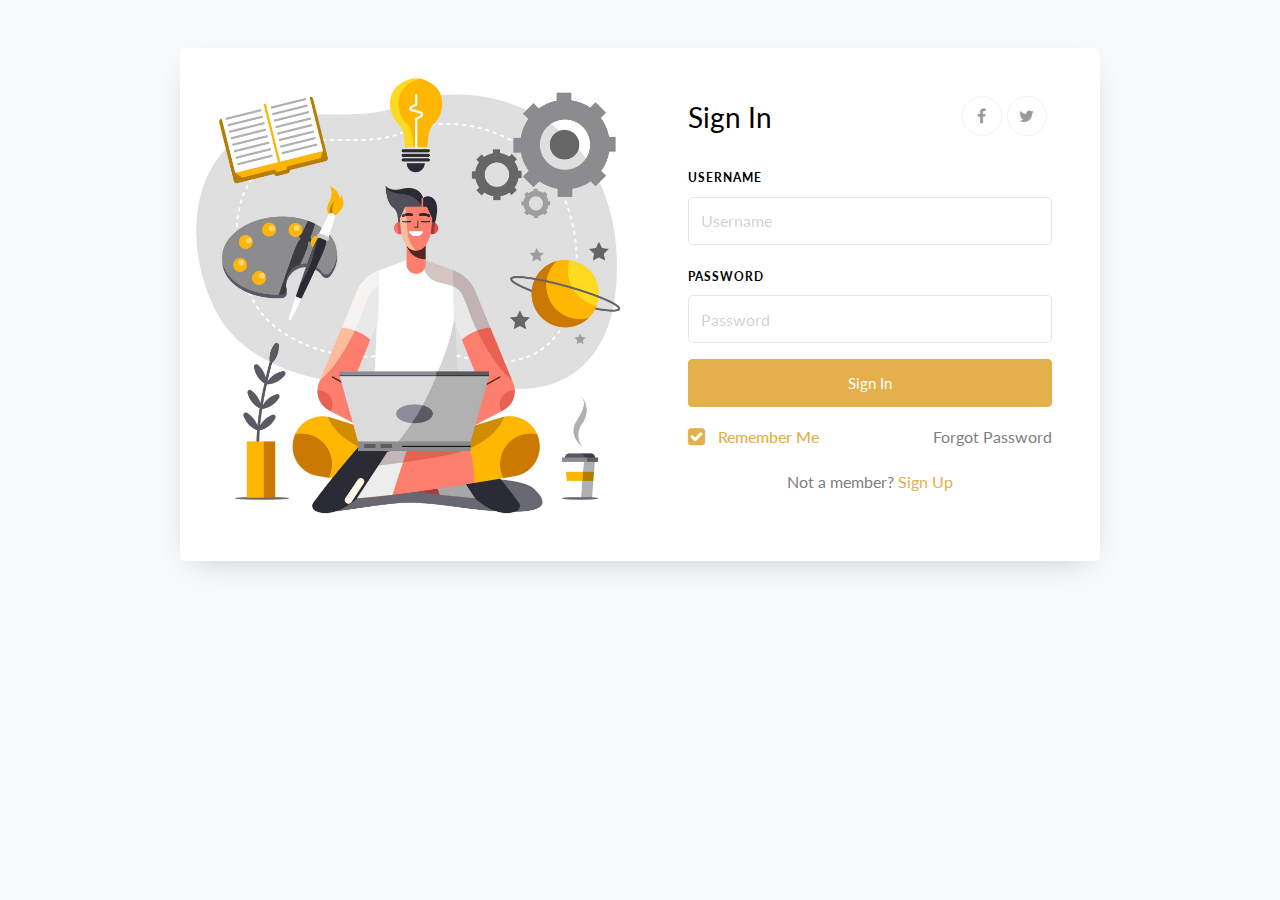
<file: Login/index.html>
<!doctype html>
<html lang="en">
  <head>
  	<title>Login 04</title>
    <meta charset="utf-8">
    <meta name="viewport" content="width=device-width, initial-scale=1, shrink-to-fit=no">

	<link href="https://fonts.googleapis.com/css?family=Lato:300,400,700&display=swap" rel="stylesheet">

	<link rel="stylesheet" href="https://stackpath.bootstrapcdn.com/font-awesome/4.7.0/css/font-awesome.min.css">
	
	<link rel="stylesheet" href="css/style.css">

	</head>
	<body>
	<section class="ftco-section">
		<div class="container">
		
			<div class="row justify-content-center">
				<div class="col-md-12 col-lg-10">
					<div class="wrap d-md-flex">
						<div class="img" style="background-image: url(images/bg-1.jpg);">
			      </div>
						<div class="login-wrap p-4 p-md-5">
			      	<div class="d-flex">
			      		<div class="w-100">
			      			<h3 class="mb-4">Sign In</h3>
			      		</div>
								<div class="w-100">
									<p class="social-media d-flex justify-content-end">
										<a href="#" class="social-icon d-flex align-items-center justify-content-center"><span class="fa fa-facebook"></span></a>
										<a href="#" class="social-icon d-flex align-items-center justify-content-center"><span class="fa fa-twitter"></span></a>
									</p>
								</div>
			      	</div>
							<form action="#" class="signin-form">
			      		<div class="form-group mb-3">
			      			<label class="label" for="name">Username</label>
			      			<input type="text" class="form-control" placeholder="Username" required>
			      		</div>
		            <div class="form-group mb-3">
		            	<label class="label" for="password">Password</label>
		              <input type="password" class="form-control" placeholder="Password" required>
		            </div>
		            <div class="form-group">
		            	<button type="submit" class="form-control btn btn-primary rounded submit px-3">Sign In</button>
		            </div>
		            <div class="form-group d-md-flex">
		            	<div class="w-50 text-left">
			            	<label class="checkbox-wrap checkbox-primary mb-0">Remember Me
									  <input type="checkbox" checked>
									  <span class="checkmark"></span>
										</label>
									</div>
									<div class="w-50 text-md-right">
										<a href="#">Forgot Password</a>
									</div>
		            </div>
		          </form>
		          <p class="text-center">Not a member? <a data-toggle="tab" href="#signup">Sign Up</a></p>
		        </div>
		      </div>
				</div>
			</div>
		</div>
	</section>

	<script src="js/jquery.min.js"></script>
  <script src="js/popper.js"></script>
  <script src="js/bootstrap.min.js"></script>
  <script src="js/main.js"></script>

	</body>
</html>
</file>
<file: Login/css/style.css>
:root {
  --blue: #007bff;
  --indigo: #6610f2;
  --purple: #6f42c1;
  --pink: #e83e8c;
  --red: #dc3545;
  --orange: #fd7e14;
  --yellow: #ffc107;
  --green: #28a745;
  --teal: #20c997;
  --cyan: #17a2b8;
  --white: #fff;
  --gray: #6c757d;
  --gray-dark: #343a40;
  --primary: #007bff;
  --secondary: #6c757d;
  --success: #28a745;
  --info: #17a2b8;
  --warning: #ffc107;
  --danger: #dc3545;
  --light: #f8f9fa;
  --dark: #343a40;
  --breakpoint-xs: 0;
  --breakpoint-sm: 576px;
  --breakpoint-md: 768px;
  --breakpoint-lg: 992px;
  --breakpoint-xl: 1200px;
  --font-family-sans-serif: -apple-system, BlinkMacSystemFont, "Segoe UI", Roboto, "Helvetica Neue", Arial, "Noto Sans", sans-serif, "Apple Color Emoji", "Segoe UI Emoji", "Segoe UI Symbol", "Noto Color Emoji";
  --font-family-monospace: SFMono-Regular, Menlo, Monaco, Consolas, "Liberation Mono", "Courier New", monospace; }

*,
*::before,
*::after {
  -webkit-box-sizing: border-box;
  box-sizing: border-box; }

html {
  font-family: sans-serif;
  line-height: 1.15;
  -webkit-text-size-adjust: 100%;
  -webkit-tap-highlight-color: rgba(0, 0, 0, 0); }

article, aside, figcaption, figure, footer, header, hgroup, main, nav, section {
  display: block; }

body {
  margin: 0;
  font-family: -apple-system, BlinkMacSystemFont, "Segoe UI", Roboto, "Helvetica Neue", Arial, "Noto Sans", sans-serif, "Apple Color Emoji", "Segoe UI Emoji", "Segoe UI Symbol", "Noto Color Emoji";
  font-size: 1rem;
  font-weight: 400;
  line-height: 1.5;
  color: #212529;
  text-align: left;
  background-color: #fff; }

[tabindex="-1"]:focus {
  outline: 0 !important; }

hr {
  -webkit-box-sizing: content-box;
  box-sizing: content-box;
  height: 0;
  overflow: visible; }

h1, h2, h3, h4, h5, h6 {
  margin-top: 0;
  margin-bottom: 0.5rem; }

p {
  margin-top: 0;
  margin-bottom: 1rem; }

abbr[title],
abbr[data-original-title] {
  text-decoration: underline;
  -webkit-text-decoration: underline dotted;
  text-decoration: underline dotted;
  cursor: help;
  border-bottom: 0;
  text-decoration-skip-ink: none; }

address {
  margin-bottom: 1rem;
  font-style: normal;
  line-height: inherit; }

ol,
ul,
dl {
  margin-top: 0;
  margin-bottom: 1rem; }

ol ol,
ul ul,
ol ul,
ul ol {
  margin-bottom: 0; }

dt {
  font-weight: 700; }

dd {
  margin-bottom: .5rem;
  margin-left: 0; }

blockquote {
  margin: 0 0 1rem; }

b,
strong {
  font-weight: bolder; }

small {
  font-size: 80%; }

sub,
sup {
  position: relative;
  font-size: 75%;
  line-height: 0;
  vertical-align: baseline; }

sub {
  bottom: -.25em; }

sup {
  top: -.5em; }

a {
  color: #007bff;
  text-decoration: none;
  background-color: transparent; }
  a:hover {
    color: #0056b3;
    text-decoration: underline; }

a:not([href]):not([tabindex]) {
  color: inherit;
  text-decoration: none; }
  a:not([href]):not([tabindex]):hover, a:not([href]):not([tabindex]):focus {
    color: inherit;
    text-decoration: none; }
  a:not([href]):not([tabindex]):focus {
    outline: 0; }

pre,
code,
kbd,
samp {
  font-family: SFMono-Regular, Menlo, Monaco, Consolas, "Liberation Mono", "Courier New", monospace;
  font-size: 1em; }

pre {
  margin-top: 0;
  margin-bottom: 1rem;
  overflow: auto; }

figure {
  margin: 0 0 1rem; }

img {
  vertical-align: middle;
  border-style: none; }

svg {
  overflow: hidden;
  vertical-align: middle; }

table {
  border-collapse: collapse; }

caption {
  padding-top: 0.75rem;
  padding-bottom: 0.75rem;
  color: #6c757d;
  text-align: left;
  caption-side: bottom; }

th {
  text-align: inherit; }

label {
  display: inline-block;
  margin-bottom: 0.5rem; }

button {
  border-radius: 0; }

button:focus {
  outline: 1px dotted;
  outline: 5px auto -webkit-focus-ring-color; }

input,
button,
select,
optgroup,
textarea {
  margin: 0;
  font-family: inherit;
  font-size: inherit;
  line-height: inherit; }

button,
input {
  overflow: visible; }

button,
select {
  text-transform: none; }

select {
  word-wrap: normal; }

button,
[type="button"],
[type="reset"],
[type="submit"] {
  -webkit-appearance: button; }

button:not(:disabled),
[type="button"]:not(:disabled),
[type="reset"]:not(:disabled),
[type="submit"]:not(:disabled) {
  cursor: pointer; }

button::-moz-focus-inner,
[type="button"]::-moz-focus-inner,
[type="reset"]::-moz-focus-inner,
[type="submit"]::-moz-focus-inner {
  padding: 0;
  border-style: none; }

input[type="radio"],
input[type="checkbox"] {
  -webkit-box-sizing: border-box;
  box-sizing: border-box;
  padding: 0; }

input[type="date"],
input[type="time"],
input[type="datetime-local"],
input[type="month"] {
  -webkit-appearance: listbox; }

textarea {
  overflow: auto;
  resize: vertical; }

fieldset {
  min-width: 0;
  padding: 0;
  margin: 0;
  border: 0; }

legend {
  display: block;
  width: 100%;
  max-width: 100%;
  padding: 0;
  margin-bottom: .5rem;
  font-size: 1.5rem;
  line-height: inherit;
  color: inherit;
  white-space: normal; }

progress {
  vertical-align: baseline; }

[type="number"]::-webkit-inner-spin-button,
[type="number"]::-webkit-outer-spin-button {
  height: auto; }

[type="search"] {
  outline-offset: -2px;
  -webkit-appearance: none; }

[type="search"]::-webkit-search-decoration {
  -webkit-appearance: none; }

::-webkit-file-upload-button {
  font: inherit;
  -webkit-appearance: button; }

output {
  display: inline-block; }

summary {
  display: list-item;
  cursor: pointer; }

template {
  display: none; }

[hidden] {
  display: none !important; }

h1, h2, h3, h4, h5, h6,
.h1, .h2, .h3, .h4, .h5, .h6 {
  margin-bottom: 0.5rem;
  font-weight: 500;
  line-height: 1.2; }

h1, .h1 {
  font-size: 2.5rem; }

h2, .h2 {
  font-size: 2rem; }

h3, .h3 {
  font-size: 1.75rem; }

h4, .h4 {
  font-size: 1.5rem; }

h5, .h5 {
  font-size: 1.25rem; }

h6, .h6 {
  font-size: 1rem; }

.lead {
  font-size: 1.25rem;
  font-weight: 300; }

.display-1 {
  font-size: 6rem;
  font-weight: 300;
  line-height: 1.2; }

.display-2 {
  font-size: 5.5rem;
  font-weight: 300;
  line-height: 1.2; }

.display-3 {
  font-size: 4.5rem;
  font-weight: 300;
  line-height: 1.2; }

.display-4 {
  font-size: 3.5rem;
  font-weight: 300;
  line-height: 1.2; }

hr {
  margin-top: 1rem;
  margin-bottom: 1rem;
  border: 0;
  border-top: 1px solid rgba(0, 0, 0, 0.1); }

small,
.small {
  font-size: 80%;
  font-weight: 400; }

mark,
.mark {
  padding: 0.2em;
  background-color: #fcf8e3; }

.list-unstyled {
  padding-left: 0;
  list-style: none; }

.list-inline {
  padding-left: 0;
  list-style: none; }

.list-inline-item {
  display: inline-block; }
  .list-inline-item:not(:last-child) {
    margin-right: 0.5rem; }

.initialism {
  font-size: 90%;
  text-transform: uppercase; }

.blockquote {
  margin-bottom: 1rem;
  font-size: 1.25rem; }

.blockquote-footer {
  display: block;
  font-size: 80%;
  color: #6c757d; }
  .blockquote-footer::before {
    content: "\2014\00A0"; }

.img-fluid {
  max-width: 100%;
  height: auto; }

.img-thumbnail {
  padding: 0.25rem;
  background-color: #fff;
  border: 1px solid #dee2e6;
  border-radius: 0.25rem;
  max-width: 100%;
  height: auto; }

.figure {
  display: inline-block; }

.figure-img {
  margin-bottom: 0.5rem;
  line-height: 1; }

.figure-caption {
  font-size: 90%;
  color: #6c757d; }

code {
  font-size: 87.5%;
  color: #e83e8c;
  word-break: break-word; }
  a > code {
    color: inherit; }

kbd {
  padding: 0.2rem 0.4rem;
  font-size: 87.5%;
  color: #fff;
  background-color: #212529;
  border-radius: 0.2rem; }
  kbd kbd {
    padding: 0;
    font-size: 100%;
    font-weight: 700; }

pre {
  display: block;
  font-size: 87.5%;
  color: #212529; }
  pre code {
    font-size: inherit;
    color: inherit;
    word-break: normal; }

.pre-scrollable {
  max-height: 340px;
  overflow-y: scroll; }

.container {
  width: 100%;
  padding-right: 15px;
  padding-left: 15px;
  margin-right: auto;
  margin-left: auto; }
  @media (min-width: 576px) {
    .container {
      max-width: 540px; } }
  @media (min-width: 768px) {
    .container {
      max-width: 720px; } }
  @media (min-width: 992px) {
    .container {
      max-width: 960px; } }
  @media (min-width: 1200px) {
    .container {
      max-width: 1140px; } }

.container-fluid {
  width: 100%;
  padding-right: 15px;
  padding-left: 15px;
  margin-right: auto;
  margin-left: auto; }

.row {
  display: -webkit-box;
  display: -ms-flexbox;
  display: flex;
  -ms-flex-wrap: wrap;
  flex-wrap: wrap;
  margin-right: -15px;
  margin-left: -15px; }

.no-gutters {
  margin-right: 0;
  margin-left: 0; }
  .no-gutters > .col,
  .no-gutters > [class*="col-"] {
    padding-right: 0;
    padding-left: 0; }

.col-1, .col-2, .col-3, .col-4, .col-5, .col-6, .col-7, .col-8, .col-9, .col-10, .col-11, .col-12, .col,
.col-auto, .col-sm-1, .col-sm-2, .col-sm-3, .col-sm-4, .col-sm-5, .col-sm-6, .col-sm-7, .col-sm-8, .col-sm-9, .col-sm-10, .col-sm-11, .col-sm-12, .col-sm,
.col-sm-auto, .col-md-1, .col-md-2, .col-md-3, .col-md-4, .col-md-5, .col-md-6, .col-md-7, .col-md-8, .col-md-9, .col-md-10, .col-md-11, .col-md-12, .col-md,
.col-md-auto, .col-lg-1, .col-lg-2, .col-lg-3, .col-lg-4, .col-lg-5, .col-lg-6, .col-lg-7, .col-lg-8, .col-lg-9, .col-lg-10, .col-lg-11, .col-lg-12, .col-lg,
.col-lg-auto, .col-xl-1, .col-xl-2, .col-xl-3, .col-xl-4, .col-xl-5, .col-xl-6, .col-xl-7, .col-xl-8, .col-xl-9, .col-xl-10, .col-xl-11, .col-xl-12, .col-xl,
.col-xl-auto {
  position: relative;
  width: 100%;
  padding-right: 15px;
  padding-left: 15px; }

.col {
  -ms-flex-preferred-size: 0;
  flex-basis: 0;
  -webkit-box-flex: 1;
  -ms-flex-positive: 1;
  flex-grow: 1;
  max-width: 100%; }

.col-auto {
  -webkit-box-flex: 0;
  -ms-flex: 0 0 auto;
  flex: 0 0 auto;
  width: auto;
  max-width: 100%; }

.col-1 {
  -webkit-box-flex: 0;
  -ms-flex: 0 0 8.33333%;
  flex: 0 0 8.33333%;
  max-width: 8.33333%; }

.col-2 {
  -webkit-box-flex: 0;
  -ms-flex: 0 0 16.66667%;
  flex: 0 0 16.66667%;
  max-width: 16.66667%; }

.col-3 {
  -webkit-box-flex: 0;
  -ms-flex: 0 0 25%;
  flex: 0 0 25%;
  max-width: 25%; }

.col-4 {
  -webkit-box-flex: 0;
  -ms-flex: 0 0 33.33333%;
  flex: 0 0 33.33333%;
  max-width: 33.33333%; }

.col-5 {
  -webkit-box-flex: 0;
  -ms-flex: 0 0 41.66667%;
  flex: 0 0 41.66667%;
  max-width: 41.66667%; }

.col-6 {
  -webkit-box-flex: 0;
  -ms-flex: 0 0 50%;
  flex: 0 0 50%;
  max-width: 50%; }

.col-7 {
  -webkit-box-flex: 0;
  -ms-flex: 0 0 58.33333%;
  flex: 0 0 58.33333%;
  max-width: 58.33333%; }

.col-8 {
  -webkit-box-flex: 0;
  -ms-flex: 0 0 66.66667%;
  flex: 0 0 66.66667%;
  max-width: 66.66667%; }

.col-9 {
  -webkit-box-flex: 0;
  -ms-flex: 0 0 75%;
  flex: 0 0 75%;
  max-width: 75%; }

.col-10 {
  -webkit-box-flex: 0;
  -ms-flex: 0 0 83.33333%;
  flex: 0 0 83.33333%;
  max-width: 83.33333%; }

.col-11 {
  -webkit-box-flex: 0;
  -ms-flex: 0 0 91.66667%;
  flex: 0 0 91.66667%;
  max-width: 91.66667%; }

.col-12 {
  -webkit-box-flex: 0;
  -ms-flex: 0 0 100%;
  flex: 0 0 100%;
  max-width: 100%; }

.order-first {
  -webkit-box-ordinal-group: 0;
  -ms-flex-order: -1;
  order: -1; }

.order-last {
  -webkit-box-ordinal-group: 14;
  -ms-flex-order: 13;
  order: 13; }

.order-0 {
  -webkit-box-ordinal-group: 1;
  -ms-flex-order: 0;
  order: 0; }

.order-1 {
  -webkit-box-ordinal-group: 2;
  -ms-flex-order: 1;
  order: 1; }

.order-2 {
  -webkit-box-ordinal-group: 3;
  -ms-flex-order: 2;
  order: 2; }

.order-3 {
  -webkit-box-ordinal-group: 4;
  -ms-flex-order: 3;
  order: 3; }

.order-4 {
  -webkit-box-ordinal-group: 5;
  -ms-flex-order: 4;
  order: 4; }

.order-5 {
  -webkit-box-ordinal-group: 6;
  -ms-flex-order: 5;
  order: 5; }

.order-6 {
  -webkit-box-ordinal-group: 7;
  -ms-flex-order: 6;
  order: 6; }

.order-7 {
  -webkit-box-ordinal-group: 8;
  -ms-flex-order: 7;
  order: 7; }

.order-8 {
  -webkit-box-ordinal-group: 9;
  -ms-flex-order: 8;
  order: 8; }

.order-9 {
  -webkit-box-ordinal-group: 10;
  -ms-flex-order: 9;
  order: 9; }

.order-10 {
  -webkit-box-ordinal-group: 11;
  -ms-flex-order: 10;
  order: 10; }

.order-11 {
  -webkit-box-ordinal-group: 12;
  -ms-flex-order: 11;
  order: 11; }

.order-12 {
  -webkit-box-ordinal-group: 13;
  -ms-flex-order: 12;
  order: 12; }

.offset-1 {
  margin-left: 8.33333%; }

.offset-2 {
  margin-left: 16.66667%; }

.offset-3 {
  margin-left: 25%; }

.offset-4 {
  margin-left: 33.33333%; }

.offset-5 {
  margin-left: 41.66667%; }

.offset-6 {
  margin-left: 50%; }

.offset-7 {
  margin-left: 58.33333%; }

.offset-8 {
  margin-left: 66.66667%; }

.offset-9 {
  margin-left: 75%; }

.offset-10 {
  margin-left: 83.33333%; }

.offset-11 {
  margin-left: 91.66667%; }

@media (min-width: 576px) {
  .col-sm {
    -ms-flex-preferred-size: 0;
    flex-basis: 0;
    -webkit-box-flex: 1;
    -ms-flex-positive: 1;
    flex-grow: 1;
    max-width: 100%; }
  .col-sm-auto {
    -webkit-box-flex: 0;
    -ms-flex: 0 0 auto;
    flex: 0 0 auto;
    width: auto;
    max-width: 100%; }
  .col-sm-1 {
    -webkit-box-flex: 0;
    -ms-flex: 0 0 8.33333%;
    flex: 0 0 8.33333%;
    max-width: 8.33333%; }
  .col-sm-2 {
    -webkit-box-flex: 0;
    -ms-flex: 0 0 16.66667%;
    flex: 0 0 16.66667%;
    max-width: 16.66667%; }
  .col-sm-3 {
    -webkit-box-flex: 0;
    -ms-flex: 0 0 25%;
    flex: 0 0 25%;
    max-width: 25%; }
  .col-sm-4 {
    -webkit-box-flex: 0;
    -ms-flex: 0 0 33.33333%;
    flex: 0 0 33.33333%;
    max-width: 33.33333%; }
  .col-sm-5 {
    -webkit-box-flex: 0;
    -ms-flex: 0 0 41.66667%;
    flex: 0 0 41.66667%;
    max-width: 41.66667%; }
  .col-sm-6 {
    -webkit-box-flex: 0;
    -ms-flex: 0 0 50%;
    flex: 0 0 50%;
    max-width: 50%; }
  .col-sm-7 {
    -webkit-box-flex: 0;
    -ms-flex: 0 0 58.33333%;
    flex: 0 0 58.33333%;
    max-width: 58.33333%; }
  .col-sm-8 {
    -webkit-box-flex: 0;
    -ms-flex: 0 0 66.66667%;
    flex: 0 0 66.66667%;
    max-width: 66.66667%; }
  .col-sm-9 {
    -webkit-box-flex: 0;
    -ms-flex: 0 0 75%;
    flex: 0 0 75%;
    max-width: 75%; }
  .col-sm-10 {
    -webkit-box-flex: 0;
    -ms-flex: 0 0 83.33333%;
    flex: 0 0 83.33333%;
    max-width: 83.33333%; }
  .col-sm-11 {
    -webkit-box-flex: 0;
    -ms-flex: 0 0 91.66667%;
    flex: 0 0 91.66667%;
    max-width: 91.66667%; }
  .col-sm-12 {
    -webkit-box-flex: 0;
    -ms-flex: 0 0 100%;
    flex: 0 0 100%;
    max-width: 100%; }
  .order-sm-first {
    -webkit-box-ordinal-group: 0;
    -ms-flex-order: -1;
    order: -1; }
  .order-sm-last {
    -webkit-box-ordinal-group: 14;
    -ms-flex-order: 13;
    order: 13; }
  .order-sm-0 {
    -webkit-box-ordinal-group: 1;
    -ms-flex-order: 0;
    order: 0; }
  .order-sm-1 {
    -webkit-box-ordinal-group: 2;
    -ms-flex-order: 1;
    order: 1; }
  .order-sm-2 {
    -webkit-box-ordinal-group: 3;
    -ms-flex-order: 2;
    order: 2; }
  .order-sm-3 {
    -webkit-box-ordinal-group: 4;
    -ms-flex-order: 3;
    order: 3; }
  .order-sm-4 {
    -webkit-box-ordinal-group: 5;
    -ms-flex-order: 4;
    order: 4; }
  .order-sm-5 {
    -webkit-box-ordinal-group: 6;
    -ms-flex-order: 5;
    order: 5; }
  .order-sm-6 {
    -webkit-box-ordinal-group: 7;
    -ms-flex-order: 6;
    order: 6; }
  .order-sm-7 {
    -webkit-box-ordinal-group: 8;
    -ms-flex-order: 7;
    order: 7; }
  .order-sm-8 {
    -webkit-box-ordinal-group: 9;
    -ms-flex-order: 8;
    order: 8; }
  .order-sm-9 {
    -webkit-box-ordinal-group: 10;
    -ms-flex-order: 9;
    order: 9; }
  .order-sm-10 {
    -webkit-box-ordinal-group: 11;
    -ms-flex-order: 10;
    order: 10; }
  .order-sm-11 {
    -webkit-box-ordinal-group: 12;
    -ms-flex-order: 11;
    order: 11; }
  .order-sm-12 {
    -webkit-box-ordinal-group: 13;
    -ms-flex-order: 12;
    order: 12; }
  .offset-sm-0 {
    margin-left: 0; }
  .offset-sm-1 {
    margin-left: 8.33333%; }
  .offset-sm-2 {
    margin-left: 16.66667%; }
  .offset-sm-3 {
    margin-left: 25%; }
  .offset-sm-4 {
    margin-left: 33.33333%; }
  .offset-sm-5 {
    margin-left: 41.66667%; }
  .offset-sm-6 {
    margin-left: 50%; }
  .offset-sm-7 {
    margin-left: 58.33333%; }
  .offset-sm-8 {
    margin-left: 66.66667%; }
  .offset-sm-9 {
    margin-left: 75%; }
  .offset-sm-10 {
    margin-left: 83.33333%; }
  .offset-sm-11 {
    margin-left: 91.66667%; } }

@media (min-width: 768px) {
  .col-md {
    -ms-flex-preferred-size: 0;
    flex-basis: 0;
    -webkit-box-flex: 1;
    -ms-flex-positive: 1;
    flex-grow: 1;
    max-width: 100%; }
  .col-md-auto {
    -webkit-box-flex: 0;
    -ms-flex: 0 0 auto;
    flex: 0 0 auto;
    width: auto;
    max-width: 100%; }
  .col-md-1 {
    -webkit-box-flex: 0;
    -ms-flex: 0 0 8.33333%;
    flex: 0 0 8.33333%;
    max-width: 8.33333%; }
  .col-md-2 {
    -webkit-box-flex: 0;
    -ms-flex: 0 0 16.66667%;
    flex: 0 0 16.66667%;
    max-width: 16.66667%; }
  .col-md-3 {
    -webkit-box-flex: 0;
    -ms-flex: 0 0 25%;
    flex: 0 0 25%;
    max-width: 25%; }
  .col-md-4 {
    -webkit-box-flex: 0;
    -ms-flex: 0 0 33.33333%;
    flex: 0 0 33.33333%;
    max-width: 33.33333%; }
  .col-md-5 {
    -webkit-box-flex: 0;
    -ms-flex: 0 0 41.66667%;
    flex: 0 0 41.66667%;
    max-width: 41.66667%; }
  .col-md-6 {
    -webkit-box-flex: 0;
    -ms-flex: 0 0 50%;
    flex: 0 0 50%;
    max-width: 50%; }
  .col-md-7 {
    -webkit-box-flex: 0;
    -ms-flex: 0 0 58.33333%;
    flex: 0 0 58.33333%;
    max-width: 58.33333%; }
  .col-md-8 {
    -webkit-box-flex: 0;
    -ms-flex: 0 0 66.66667%;
    flex: 0 0 66.66667%;
    max-width: 66.66667%; }
  .col-md-9 {
    -webkit-box-flex: 0;
    -ms-flex: 0 0 75%;
    flex: 0 0 75%;
    max-width: 75%; }
  .col-md-10 {
    -webkit-box-flex: 0;
    -ms-flex: 0 0 83.33333%;
    flex: 0 0 83.33333%;
    max-width: 83.33333%; }
  .col-md-11 {
    -webkit-box-flex: 0;
    -ms-flex: 0 0 91.66667%;
    flex: 0 0 91.66667%;
    max-width: 91.66667%; }
  .col-md-12 {
    -webkit-box-flex: 0;
    -ms-flex: 0 0 100%;
    flex: 0 0 100%;
    max-width: 100%; }
  .order-md-first {
    -webkit-box-ordinal-group: 0;
    -ms-flex-order: -1;
    order: -1; }
  .order-md-last {
    -webkit-box-ordinal-group: 14;
    -ms-flex-order: 13;
    order: 13; }
  .order-md-0 {
    -webkit-box-ordinal-group: 1;
    -ms-flex-order: 0;
    order: 0; }
  .order-md-1 {
    -webkit-box-ordinal-group: 2;
    -ms-flex-order: 1;
    order: 1; }
  .order-md-2 {
    -webkit-box-ordinal-group: 3;
    -ms-flex-order: 2;
    order: 2; }
  .order-md-3 {
    -webkit-box-ordinal-group: 4;
    -ms-flex-order: 3;
    order: 3; }
  .order-md-4 {
    -webkit-box-ordinal-group: 5;
    -ms-flex-order: 4;
    order: 4; }
  .order-md-5 {
    -webkit-box-ordinal-group: 6;
    -ms-flex-order: 5;
    order: 5; }
  .order-md-6 {
    -webkit-box-ordinal-group: 7;
    -ms-flex-order: 6;
    order: 6; }
  .order-md-7 {
    -webkit-box-ordinal-group: 8;
    -ms-flex-order: 7;
    order: 7; }
  .order-md-8 {
    -webkit-box-ordinal-group: 9;
    -ms-flex-order: 8;
    order: 8; }
  .order-md-9 {
    -webkit-box-ordinal-group: 10;
    -ms-flex-order: 9;
    order: 9; }
  .order-md-10 {
    -webkit-box-ordinal-group: 11;
    -ms-flex-order: 10;
    order: 10; }
  .order-md-11 {
    -webkit-box-ordinal-group: 12;
    -ms-flex-order: 11;
    order: 11; }
  .order-md-12 {
    -webkit-box-ordinal-group: 13;
    -ms-flex-order: 12;
    order: 12; }
  .offset-md-0 {
    margin-left: 0; }
  .offset-md-1 {
    margin-left: 8.33333%; }
  .offset-md-2 {
    margin-left: 16.66667%; }
  .offset-md-3 {
    margin-left: 25%; }
  .offset-md-4 {
    margin-left: 33.33333%; }
  .offset-md-5 {
    margin-left: 41.66667%; }
  .offset-md-6 {
    margin-left: 50%; }
  .offset-md-7 {
    margin-left: 58.33333%; }
  .offset-md-8 {
    margin-left: 66.66667%; }
  .offset-md-9 {
    margin-left: 75%; }
  .offset-md-10 {
    margin-left: 83.33333%; }
  .offset-md-11 {
    margin-left: 91.66667%; } }

@media (min-width: 992px) {
  .col-lg {
    -ms-flex-preferred-size: 0;
    flex-basis: 0;
    -webkit-box-flex: 1;
    -ms-flex-positive: 1;
    flex-grow: 1;
    max-width: 100%; }
  .col-lg-auto {
    -webkit-box-flex: 0;
    -ms-flex: 0 0 auto;
    flex: 0 0 auto;
    width: auto;
    max-width: 100%; }
  .col-lg-1 {
    -webkit-box-flex: 0;
    -ms-flex: 0 0 8.33333%;
    flex: 0 0 8.33333%;
    max-width: 8.33333%; }
  .col-lg-2 {
    -webkit-box-flex: 0;
    -ms-flex: 0 0 16.66667%;
    flex: 0 0 16.66667%;
    max-width: 16.66667%; }
  .col-lg-3 {
    -webkit-box-flex: 0;
    -ms-flex: 0 0 25%;
    flex: 0 0 25%;
    max-width: 25%; }
  .col-lg-4 {
    -webkit-box-flex: 0;
    -ms-flex: 0 0 33.33333%;
    flex: 0 0 33.33333%;
    max-width: 33.33333%; }
  .col-lg-5 {
    -webkit-box-flex: 0;
    -ms-flex: 0 0 41.66667%;
    flex: 0 0 41.66667%;
    max-width: 41.66667%; }
  .col-lg-6 {
    -webkit-box-flex: 0;
    -ms-flex: 0 0 50%;
    flex: 0 0 50%;
    max-width: 50%; }
  .col-lg-7 {
    -webkit-box-flex: 0;
    -ms-flex: 0 0 58.33333%;
    flex: 0 0 58.33333%;
    max-width: 58.33333%; }
  .col-lg-8 {
    -webkit-box-flex: 0;
    -ms-flex: 0 0 66.66667%;
    flex: 0 0 66.66667%;
    max-width: 66.66667%; }
  .col-lg-9 {
    -webkit-box-flex: 0;
    -ms-flex: 0 0 75%;
    flex: 0 0 75%;
    max-width: 75%; }
  .col-lg-10 {
    -webkit-box-flex: 0;
    -ms-flex: 0 0 83.33333%;
    flex: 0 0 83.33333%;
    max-width: 83.33333%; }
  .col-lg-11 {
    -webkit-box-flex: 0;
    -ms-flex: 0 0 91.66667%;
    flex: 0 0 91.66667%;
    max-width: 91.66667%; }
  .col-lg-12 {
    -webkit-box-flex: 0;
    -ms-flex: 0 0 100%;
    flex: 0 0 100%;
    max-width: 100%; }
  .order-lg-first {
    -webkit-box-ordinal-group: 0;
    -ms-flex-order: -1;
    order: -1; }
  .order-lg-last {
    -webkit-box-ordinal-group: 14;
    -ms-flex-order: 13;
    order: 13; }
  .order-lg-0 {
    -webkit-box-ordinal-group: 1;
    -ms-flex-order: 0;
    order: 0; }
  .order-lg-1 {
    -webkit-box-ordinal-group: 2;
    -ms-flex-order: 1;
    order: 1; }
  .order-lg-2 {
    -webkit-box-ordinal-group: 3;
    -ms-flex-order: 2;
    order: 2; }
  .order-lg-3 {
    -webkit-box-ordinal-group: 4;
    -ms-flex-order: 3;
    order: 3; }
  .order-lg-4 {
    -webkit-box-ordinal-group: 5;
    -ms-flex-order: 4;
    order: 4; }
  .order-lg-5 {
    -webkit-box-ordinal-group: 6;
    -ms-flex-order: 5;
    order: 5; }
  .order-lg-6 {
    -webkit-box-ordinal-group: 7;
    -ms-flex-order: 6;
    order: 6; }
  .order-lg-7 {
    -webkit-box-ordinal-group: 8;
    -ms-flex-order: 7;
    order: 7; }
  .order-lg-8 {
    -webkit-box-ordinal-group: 9;
    -ms-flex-order: 8;
    order: 8; }
  .order-lg-9 {
    -webkit-box-ordinal-group: 10;
    -ms-flex-order: 9;
    order: 9; }
  .order-lg-10 {
    -webkit-box-ordinal-group: 11;
    -ms-flex-order: 10;
    order: 10; }
  .order-lg-11 {
    -webkit-box-ordinal-group: 12;
    -ms-flex-order: 11;
    order: 11; }
  .order-lg-12 {
    -webkit-box-ordinal-group: 13;
    -ms-flex-order: 12;
    order: 12; }
  .offset-lg-0 {
    margin-left: 0; }
  .offset-lg-1 {
    margin-left: 8.33333%; }
  .offset-lg-2 {
    margin-left: 16.66667%; }
  .offset-lg-3 {
    margin-left: 25%; }
  .offset-lg-4 {
    margin-left: 33.33333%; }
  .offset-lg-5 {
    margin-left: 41.66667%; }
  .offset-lg-6 {
    margin-left: 50%; }
  .offset-lg-7 {
    margin-left: 58.33333%; }
  .offset-lg-8 {
    margin-left: 66.66667%; }
  .offset-lg-9 {
    margin-left: 75%; }
  .offset-lg-10 {
    margin-left: 83.33333%; }
  .offset-lg-11 {
    margin-left: 91.66667%; } }

@media (min-width: 1200px) {
  .col-xl {
    -ms-flex-preferred-size: 0;
    flex-basis: 0;
    -webkit-box-flex: 1;
    -ms-flex-positive: 1;
    flex-grow: 1;
    max-width: 100%; }
  .col-xl-auto {
    -webkit-box-flex: 0;
    -ms-flex: 0 0 auto;
    flex: 0 0 auto;
    width: auto;
    max-width: 100%; }
  .col-xl-1 {
    -webkit-box-flex: 0;
    -ms-flex: 0 0 8.33333%;
    flex: 0 0 8.33333%;
    max-width: 8.33333%; }
  .col-xl-2 {
    -webkit-box-flex: 0;
    -ms-flex: 0 0 16.66667%;
    flex: 0 0 16.66667%;
    max-width: 16.66667%; }
  .col-xl-3 {
    -webkit-box-flex: 0;
    -ms-flex: 0 0 25%;
    flex: 0 0 25%;
    max-width: 25%; }
  .col-xl-4 {
    -webkit-box-flex: 0;
    -ms-flex: 0 0 33.33333%;
    flex: 0 0 33.33333%;
    max-width: 33.33333%; }
  .col-xl-5 {
    -webkit-box-flex: 0;
    -ms-flex: 0 0 41.66667%;
    flex: 0 0 41.66667%;
    max-width: 41.66667%; }
  .col-xl-6 {
    -webkit-box-flex: 0;
    -ms-flex: 0 0 50%;
    flex: 0 0 50%;
    max-width: 50%; }
  .col-xl-7 {
    -webkit-box-flex: 0;
    -ms-flex: 0 0 58.33333%;
    flex: 0 0 58.33333%;
    max-width: 58.33333%; }
  .col-xl-8 {
    -webkit-box-flex: 0;
    -ms-flex: 0 0 66.66667%;
    flex: 0 0 66.66667%;
    max-width: 66.66667%; }
  .col-xl-9 {
    -webkit-box-flex: 0;
    -ms-flex: 0 0 75%;
    flex: 0 0 75%;
    max-width: 75%; }
  .col-xl-10 {
    -webkit-box-flex: 0;
    -ms-flex: 0 0 83.33333%;
    flex: 0 0 83.33333%;
    max-width: 83.33333%; }
  .col-xl-11 {
    -webkit-box-flex: 0;
    -ms-flex: 0 0 91.66667%;
    flex: 0 0 91.66667%;
    max-width: 91.66667%; }
  .col-xl-12 {
    -webkit-box-flex: 0;
    -ms-flex: 0 0 100%;
    flex: 0 0 100%;
    max-width: 100%; }
  .order-xl-first {
    -webkit-box-ordinal-group: 0;
    -ms-flex-order: -1;
    order: -1; }
  .order-xl-last {
    -webkit-box-ordinal-group: 14;
    -ms-flex-order: 13;
    order: 13; }
  .order-xl-0 {
    -webkit-box-ordinal-group: 1;
    -ms-flex-order: 0;
    order: 0; }
  .order-xl-1 {
    -webkit-box-ordinal-group: 2;
    -ms-flex-order: 1;
    order: 1; }
  .order-xl-2 {
    -webkit-box-ordinal-group: 3;
    -ms-flex-order: 2;
    order: 2; }
  .order-xl-3 {
    -webkit-box-ordinal-group: 4;
    -ms-flex-order: 3;
    order: 3; }
  .order-xl-4 {
    -webkit-box-ordinal-group: 5;
    -ms-flex-order: 4;
    order: 4; }
  .order-xl-5 {
    -webkit-box-ordinal-group: 6;
    -ms-flex-order: 5;
    order: 5; }
  .order-xl-6 {
    -webkit-box-ordinal-group: 7;
    -ms-flex-order: 6;
    order: 6; }
  .order-xl-7 {
    -webkit-box-ordinal-group: 8;
    -ms-flex-order: 7;
    order: 7; }
  .order-xl-8 {
    -webkit-box-ordinal-group: 9;
    -ms-flex-order: 8;
    order: 8; }
  .order-xl-9 {
    -webkit-box-ordinal-group: 10;
    -ms-flex-order: 9;
    order: 9; }
  .order-xl-10 {
    -webkit-box-ordinal-group: 11;
    -ms-flex-order: 10;
    order: 10; }
  .order-xl-11 {
    -webkit-box-ordinal-group: 12;
    -ms-flex-order: 11;
    order: 11; }
  .order-xl-12 {
    -webkit-box-ordinal-group: 13;
    -ms-flex-order: 12;
    order: 12; }
  .offset-xl-0 {
    margin-left: 0; }
  .offset-xl-1 {
    margin-left: 8.33333%; }
  .offset-xl-2 {
    margin-left: 16.66667%; }
  .offset-xl-3 {
    margin-left: 25%; }
  .offset-xl-4 {
    margin-left: 33.33333%; }
  .offset-xl-5 {
    margin-left: 41.66667%; }
  .offset-xl-6 {
    margin-left: 50%; }
  .offset-xl-7 {
    margin-left: 58.33333%; }
  .offset-xl-8 {
    margin-left: 66.66667%; }
  .offset-xl-9 {
    margin-left: 75%; }
  .offset-xl-10 {
    margin-left: 83.33333%; }
  .offset-xl-11 {
    margin-left: 91.66667%; } }

.table {
  width: 100%;
  margin-bottom: 1rem;
  color: #212529; }
  .table th,
  .table td {
    padding: 0.75rem;
    vertical-align: top;
    border-top: 1px solid #dee2e6; }
  .table thead th {
    vertical-align: bottom;
    border-bottom: 2px solid #dee2e6; }
  .table tbody + tbody {
    border-top: 2px solid #dee2e6; }

.table-sm th,
.table-sm td {
  padding: 0.3rem; }

.table-bordered {
  border: 1px solid #dee2e6; }
  .table-bordered th,
  .table-bordered td {
    border: 1px solid #dee2e6; }
  .table-bordered thead th,
  .table-bordered thead td {
    border-bottom-width: 2px; }

.table-borderless th,
.table-borderless td,
.table-borderless thead th,
.table-borderless tbody + tbody {
  border: 0; }

.table-striped tbody tr:nth-of-type(odd) {
  background-color: rgba(0, 0, 0, 0.05); }

.table-hover tbody tr:hover {
  color: #212529;
  background-color: rgba(0, 0, 0, 0.075); }

.table-primary,
.table-primary > th,
.table-primary > td {
  background-color: #b8daff; }

.table-primary th,
.table-primary td,
.table-primary thead th,
.table-primary tbody + tbody {
  border-color: #7abaff; }

.table-hover .table-primary:hover {
  background-color: #9fcdff; }
  .table-hover .table-primary:hover > td,
  .table-hover .table-primary:hover > th {
    background-color: #9fcdff; }

.table-secondary,
.table-secondary > th,
.table-secondary > td {
  background-color: #d6d8db; }

.table-secondary th,
.table-secondary td,
.table-secondary thead th,
.table-secondary tbody + tbody {
  border-color: #b3b7bb; }

.table-hover .table-secondary:hover {
  background-color: #c8cbcf; }
  .table-hover .table-secondary:hover > td,
  .table-hover .table-secondary:hover > th {
    background-color: #c8cbcf; }

.table-success,
.table-success > th,
.table-success > td {
  background-color: #c3e6cb; }

.table-success th,
.table-success td,
.table-success thead th,
.table-success tbody + tbody {
  border-color: #8fd19e; }

.table-hover .table-success:hover {
  background-color: #b1dfbb; }
  .table-hover .table-success:hover > td,
  .table-hover .table-success:hover > th {
    background-color: #b1dfbb; }

.table-info,
.table-info > th,
.table-info > td {
  background-color: #bee5eb; }

.table-info th,
.table-info td,
.table-info thead th,
.table-info tbody + tbody {
  border-color: #86cfda; }

.table-hover .table-info:hover {
  background-color: #abdde5; }
  .table-hover .table-info:hover > td,
  .table-hover .table-info:hover > th {
    background-color: #abdde5; }

.table-warning,
.table-warning > th,
.table-warning > td {
  background-color: #ffeeba; }

.table-warning th,
.table-warning td,
.table-warning thead th,
.table-warning tbody + tbody {
  border-color: #ffdf7e; }

.table-hover .table-warning:hover {
  background-color: #ffe8a1; }
  .table-hover .table-warning:hover > td,
  .table-hover .table-warning:hover > th {
    background-color: #ffe8a1; }

.table-danger,
.table-danger > th,
.table-danger > td {
  background-color: #f5c6cb; }

.table-danger th,
.table-danger td,
.table-danger thead th,
.table-danger tbody + tbody {
  border-color: #ed969e; }

.table-hover .table-danger:hover {
  background-color: #f1b0b7; }
  .table-hover .table-danger:hover > td,
  .table-hover .table-danger:hover > th {
    background-color: #f1b0b7; }

.table-light,
.table-light > th,
.table-light > td {
  background-color: #fdfdfe; }

.table-light th,
.table-light td,
.table-light thead th,
.table-light tbody + tbody {
  border-color: #fbfcfc; }

.table-hover .table-light:hover {
  background-color: #ececf6; }
  .table-hover .table-light:hover > td,
  .table-hover .table-light:hover > th {
    background-color: #ececf6; }

.table-dark,
.table-dark > th,
.table-dark > td {
  background-color: #c6c8ca; }

.table-dark th,
.table-dark td,
.table-dark thead th,
.table-dark tbody + tbody {
  border-color: #95999c; }

.table-hover .table-dark:hover {
  background-color: #b9bbbe; }
  .table-hover .table-dark:hover > td,
  .table-hover .table-dark:hover > th {
    background-color: #b9bbbe; }

.table-active,
.table-active > th,
.table-active > td {
  background-color: rgba(0, 0, 0, 0.075); }

.table-hover .table-active:hover {
  background-color: rgba(0, 0, 0, 0.075); }
  .table-hover .table-active:hover > td,
  .table-hover .table-active:hover > th {
    background-color: rgba(0, 0, 0, 0.075); }

.table .thead-dark th {
  color: #fff;
  background-color: #343a40;
  border-color: #454d55; }

.table .thead-light th {
  color: #495057;
  background-color: #e9ecef;
  border-color: #dee2e6; }

.table-dark {
  color: #fff;
  background-color: #343a40; }
  .table-dark th,
  .table-dark td,
  .table-dark thead th {
    border-color: #454d55; }
  .table-dark.table-bordered {
    border: 0; }
  .table-dark.table-striped tbody tr:nth-of-type(odd) {
    background-color: rgba(255, 255, 255, 0.05); }
  .table-dark.table-hover tbody tr:hover {
    color: #fff;
    background-color: rgba(255, 255, 255, 0.075); }

@media (max-width: 575.98px) {
  .table-responsive-sm {
    display: block;
    width: 100%;
    overflow-x: auto;
    -webkit-overflow-scrolling: touch; }
    .table-responsive-sm > .table-bordered {
      border: 0; } }

@media (max-width: 767.98px) {
  .table-responsive-md {
    display: block;
    width: 100%;
    overflow-x: auto;
    -webkit-overflow-scrolling: touch; }
    .table-responsive-md > .table-bordered {
      border: 0; } }

@media (max-width: 991.98px) {
  .table-responsive-lg {
    display: block;
    width: 100%;
    overflow-x: auto;
    -webkit-overflow-scrolling: touch; }
    .table-responsive-lg > .table-bordered {
      border: 0; } }

@media (max-width: 1199.98px) {
  .table-responsive-xl {
    display: block;
    width: 100%;
    overflow-x: auto;
    -webkit-overflow-scrolling: touch; }
    .table-responsive-xl > .table-bordered {
      border: 0; } }

.table-responsive {
  display: block;
  width: 100%;
  overflow-x: auto;
  -webkit-overflow-scrolling: touch; }
  .table-responsive > .table-bordered {
    border: 0; }

.form-control {
  display: block;
  width: 100%;
  height: calc(1.5em + 0.75rem + 2px);
  padding: 0.375rem 0.75rem;
  font-size: 1rem;
  font-weight: 400;
  line-height: 1.5;
  color: #495057;
  background-color: #fff;
  background-clip: padding-box;
  border: 1px solid #ced4da;
  border-radius: 0.25rem;
  -webkit-transition: border-color 0.15s ease-in-out, -webkit-box-shadow 0.15s ease-in-out;
  transition: border-color 0.15s ease-in-out, -webkit-box-shadow 0.15s ease-in-out;
  -o-transition: border-color 0.15s ease-in-out, box-shadow 0.15s ease-in-out;
  transition: border-color 0.15s ease-in-out, box-shadow 0.15s ease-in-out;
  transition: border-color 0.15s ease-in-out, box-shadow 0.15s ease-in-out, -webkit-box-shadow 0.15s ease-in-out; }
  @media (prefers-reduced-motion: reduce) {
    .form-control {
      -webkit-transition: none;
      -o-transition: none;
      transition: none; } }
  .form-control::-ms-expand {
    background-color: transparent;
    border: 0; }
  .form-control:focus {
    color: #495057;
    background-color: #fff;
    border-color: #80bdff;
    outline: 0;
    -webkit-box-shadow: 0 0 0 0.2rem rgba(0, 123, 255, 0.25);
    box-shadow: 0 0 0 0.2rem rgba(0, 123, 255, 0.25); }
  .form-control::-webkit-input-placeholder {
    color: #6c757d;
    opacity: 1; }
  .form-control:-ms-input-placeholder {
    color: #6c757d;
    opacity: 1; }
  .form-control::-ms-input-placeholder {
    color: #6c757d;
    opacity: 1; }
  .form-control::placeholder {
    color: #6c757d;
    opacity: 1; }
  .form-control:disabled, .form-control[readonly] {
    background-color: #e9ecef;
    opacity: 1; }

select.form-control:focus::-ms-value {
  color: #495057;
  background-color: #fff; }

.form-control-file,
.form-control-range {
  display: block;
  width: 100%; }

.col-form-label {
  padding-top: calc(0.375rem + 1px);
  padding-bottom: calc(0.375rem + 1px);
  margin-bottom: 0;
  font-size: inherit;
  line-height: 1.5; }

.col-form-label-lg {
  padding-top: calc(0.5rem + 1px);
  padding-bottom: calc(0.5rem + 1px);
  font-size: 1.25rem;
  line-height: 1.5; }

.col-form-label-sm {
  padding-top: calc(0.25rem + 1px);
  padding-bottom: calc(0.25rem + 1px);
  font-size: 0.875rem;
  line-height: 1.5; }

.form-control-plaintext {
  display: block;
  width: 100%;
  padding-top: 0.375rem;
  padding-bottom: 0.375rem;
  margin-bottom: 0;
  line-height: 1.5;
  color: #212529;
  background-color: transparent;
  border: solid transparent;
  border-width: 1px 0; }
  .form-control-plaintext.form-control-sm, .form-control-plaintext.form-control-lg {
    padding-right: 0;
    padding-left: 0; }

.form-control-sm {
  height: calc(1.5em + 0.5rem + 2px);
  padding: 0.25rem 0.5rem;
  font-size: 0.875rem;
  line-height: 1.5;
  border-radius: 0.2rem; }

.form-control-lg {
  height: calc(1.5em + 1rem + 2px);
  padding: 0.5rem 1rem;
  font-size: 1.25rem;
  line-height: 1.5;
  border-radius: 0.3rem; }

select.form-control[size], select.form-control[multiple] {
  height: auto; }

textarea.form-control {
  height: auto; }

.form-group {
  margin-bottom: 1rem; }

.form-text {
  display: block;
  margin-top: 0.25rem; }

.form-row {
  display: -webkit-box;
  display: -ms-flexbox;
  display: flex;
  -ms-flex-wrap: wrap;
  flex-wrap: wrap;
  margin-right: -5px;
  margin-left: -5px; }
  .form-row > .col,
  .form-row > [class*="col-"] {
    padding-right: 5px;
    padding-left: 5px; }

.form-check {
  position: relative;
  display: block;
  padding-left: 1.25rem; }

.form-check-input {
  position: absolute;
  margin-top: 0.3rem;
  margin-left: -1.25rem; }
  .form-check-input:disabled ~ .form-check-label {
    color: #6c757d; }

.form-check-label {
  margin-bottom: 0; }

.form-check-inline {
  display: -webkit-inline-box;
  display: -ms-inline-flexbox;
  display: inline-flex;
  -webkit-box-align: center;
  -ms-flex-align: center;
  align-items: center;
  padding-left: 0;
  margin-right: 0.75rem; }
  .form-check-inline .form-check-input {
    position: static;
    margin-top: 0;
    margin-right: 0.3125rem;
    margin-left: 0; }

.valid-feedback {
  display: none;
  width: 100%;
  margin-top: 0.25rem;
  font-size: 80%;
  color: #28a745; }

.valid-tooltip {
  position: absolute;
  top: 100%;
  z-index: 5;
  display: none;
  max-width: 100%;
  padding: 0.25rem 0.5rem;
  margin-top: .1rem;
  font-size: 0.875rem;
  line-height: 1.5;
  color: #fff;
  background-color: rgba(40, 167, 69, 0.9);
  border-radius: 0.25rem; }

.was-validated .form-control:valid, .form-control.is-valid {
  border-color: #28a745;
  padding-right: calc(1.5em + 0.75rem);
  background-image: url("data:image/svg+xml,%3csvg xmlns='http://www.w3.org/2000/svg' viewBox='0 0 8 8'%3e%3cpath fill='%2328a745' d='M2.3 6.73L.6 4.53c-.4-1.04.46-1.4 1.1-.8l1.1 1.4 3.4-3.8c.6-.63 1.6-.27 1.2.7l-4 4.6c-.43.5-.8.4-1.1.1z'/%3e%3c/svg%3e");
  background-repeat: no-repeat;
  background-position: center right calc(0.375em + 0.1875rem);
  background-size: calc(0.75em + 0.375rem) calc(0.75em + 0.375rem); }
  .was-validated .form-control:valid:focus, .form-control.is-valid:focus {
    border-color: #28a745;
    -webkit-box-shadow: 0 0 0 0.2rem rgba(40, 167, 69, 0.25);
    box-shadow: 0 0 0 0.2rem rgba(40, 167, 69, 0.25); }
  .was-validated .form-control:valid ~ .valid-feedback,
  .was-validated .form-control:valid ~ .valid-tooltip, .form-control.is-valid ~ .valid-feedback,
  .form-control.is-valid ~ .valid-tooltip {
    display: block; }

.was-validated textarea.form-control:valid, textarea.form-control.is-valid {
  padding-right: calc(1.5em + 0.75rem);
  background-position: top calc(0.375em + 0.1875rem) right calc(0.375em + 0.1875rem); }

.was-validated .custom-select:valid, .custom-select.is-valid {
  border-color: #28a745;
  padding-right: calc((1em + 0.75rem) * 3 / 4 + 1.75rem);
  background: url("data:image/svg+xml,%3csvg xmlns='http://www.w3.org/2000/svg' viewBox='0 0 4 5'%3e%3cpath fill='%23343a40' d='M2 0L0 2h4zm0 5L0 3h4z'/%3e%3c/svg%3e") no-repeat right 0.75rem center/8px 10px, url("data:image/svg+xml,%3csvg xmlns='http://www.w3.org/2000/svg' viewBox='0 0 8 8'%3e%3cpath fill='%2328a745' d='M2.3 6.73L.6 4.53c-.4-1.04.46-1.4 1.1-.8l1.1 1.4 3.4-3.8c.6-.63 1.6-.27 1.2.7l-4 4.6c-.43.5-.8.4-1.1.1z'/%3e%3c/svg%3e") #fff no-repeat center right 1.75rem/calc(0.75em + 0.375rem) calc(0.75em + 0.375rem); }
  .was-validated .custom-select:valid:focus, .custom-select.is-valid:focus {
    border-color: #28a745;
    -webkit-box-shadow: 0 0 0 0.2rem rgba(40, 167, 69, 0.25);
    box-shadow: 0 0 0 0.2rem rgba(40, 167, 69, 0.25); }
  .was-validated .custom-select:valid ~ .valid-feedback,
  .was-validated .custom-select:valid ~ .valid-tooltip, .custom-select.is-valid ~ .valid-feedback,
  .custom-select.is-valid ~ .valid-tooltip {
    display: block; }

.was-validated .form-control-file:valid ~ .valid-feedback,
.was-validated .form-control-file:valid ~ .valid-tooltip, .form-control-file.is-valid ~ .valid-feedback,
.form-control-file.is-valid ~ .valid-tooltip {
  display: block; }

.was-validated .form-check-input:valid ~ .form-check-label, .form-check-input.is-valid ~ .form-check-label {
  color: #28a745; }

.was-validated .form-check-input:valid ~ .valid-feedback,
.was-validated .form-check-input:valid ~ .valid-tooltip, .form-check-input.is-valid ~ .valid-feedback,
.form-check-input.is-valid ~ .valid-tooltip {
  display: block; }

.was-validated .custom-control-input:valid ~ .custom-control-label, .custom-control-input.is-valid ~ .custom-control-label {
  color: #28a745; }
  .was-validated .custom-control-input:valid ~ .custom-control-label::before, .custom-control-input.is-valid ~ .custom-control-label::before {
    border-color: #28a745; }

.was-validated .custom-control-input:valid ~ .valid-feedback,
.was-validated .custom-control-input:valid ~ .valid-tooltip, .custom-control-input.is-valid ~ .valid-feedback,
.custom-control-input.is-valid ~ .valid-tooltip {
  display: block; }

.was-validated .custom-control-input:valid:checked ~ .custom-control-label::before, .custom-control-input.is-valid:checked ~ .custom-control-label::before {
  border-color: #34ce57;
  background-color: #34ce57; }

.was-validated .custom-control-input:valid:focus ~ .custom-control-label::before, .custom-control-input.is-valid:focus ~ .custom-control-label::before {
  -webkit-box-shadow: 0 0 0 0.2rem rgba(40, 167, 69, 0.25);
  box-shadow: 0 0 0 0.2rem rgba(40, 167, 69, 0.25); }

.was-validated .custom-control-input:valid:focus:not(:checked) ~ .custom-control-label::before, .custom-control-input.is-valid:focus:not(:checked) ~ .custom-control-label::before {
  border-color: #28a745; }

.was-validated .custom-file-input:valid ~ .custom-file-label, .custom-file-input.is-valid ~ .custom-file-label {
  border-color: #28a745; }

.was-validated .custom-file-input:valid ~ .valid-feedback,
.was-validated .custom-file-input:valid ~ .valid-tooltip, .custom-file-input.is-valid ~ .valid-feedback,
.custom-file-input.is-valid ~ .valid-tooltip {
  display: block; }

.was-validated .custom-file-input:valid:focus ~ .custom-file-label, .custom-file-input.is-valid:focus ~ .custom-file-label {
  border-color: #28a745;
  -webkit-box-shadow: 0 0 0 0.2rem rgba(40, 167, 69, 0.25);
  box-shadow: 0 0 0 0.2rem rgba(40, 167, 69, 0.25); }

.invalid-feedback {
  display: none;
  width: 100%;
  margin-top: 0.25rem;
  font-size: 80%;
  color: #dc3545; }

.invalid-tooltip {
  position: absolute;
  top: 100%;
  z-index: 5;
  display: none;
  max-width: 100%;
  padding: 0.25rem 0.5rem;
  margin-top: .1rem;
  font-size: 0.875rem;
  line-height: 1.5;
  color: #fff;
  background-color: rgba(220, 53, 69, 0.9);
  border-radius: 0.25rem; }

.was-validated .form-control:invalid, .form-control.is-invalid {
  border-color: #dc3545;
  padding-right: calc(1.5em + 0.75rem);
  background-image: url("data:image/svg+xml,%3csvg xmlns='http://www.w3.org/2000/svg' fill='%23dc3545' viewBox='-2 -2 7 7'%3e%3cpath stroke='%23dc3545' d='M0 0l3 3m0-3L0 3'/%3e%3ccircle r='.5'/%3e%3ccircle cx='3' r='.5'/%3e%3ccircle cy='3' r='.5'/%3e%3ccircle cx='3' cy='3' r='.5'/%3e%3c/svg%3E");
  background-repeat: no-repeat;
  background-position: center right calc(0.375em + 0.1875rem);
  background-size: calc(0.75em + 0.375rem) calc(0.75em + 0.375rem); }
  .was-validated .form-control:invalid:focus, .form-control.is-invalid:focus {
    border-color: #dc3545;
    -webkit-box-shadow: 0 0 0 0.2rem rgba(220, 53, 69, 0.25);
    box-shadow: 0 0 0 0.2rem rgba(220, 53, 69, 0.25); }
  .was-validated .form-control:invalid ~ .invalid-feedback,
  .was-validated .form-control:invalid ~ .invalid-tooltip, .form-control.is-invalid ~ .invalid-feedback,
  .form-control.is-invalid ~ .invalid-tooltip {
    display: block; }

.was-validated textarea.form-control:invalid, textarea.form-control.is-invalid {
  padding-right: calc(1.5em + 0.75rem);
  background-position: top calc(0.375em + 0.1875rem) right calc(0.375em + 0.1875rem); }

.was-validated .custom-select:invalid, .custom-select.is-invalid {
  border-color: #dc3545;
  padding-right: calc((1em + 0.75rem) * 3 / 4 + 1.75rem);
  background: url("data:image/svg+xml,%3csvg xmlns='http://www.w3.org/2000/svg' viewBox='0 0 4 5'%3e%3cpath fill='%23343a40' d='M2 0L0 2h4zm0 5L0 3h4z'/%3e%3c/svg%3e") no-repeat right 0.75rem center/8px 10px, url("data:image/svg+xml,%3csvg xmlns='http://www.w3.org/2000/svg' fill='%23dc3545' viewBox='-2 -2 7 7'%3e%3cpath stroke='%23dc3545' d='M0 0l3 3m0-3L0 3'/%3e%3ccircle r='.5'/%3e%3ccircle cx='3' r='.5'/%3e%3ccircle cy='3' r='.5'/%3e%3ccircle cx='3' cy='3' r='.5'/%3e%3c/svg%3E") #fff no-repeat center right 1.75rem/calc(0.75em + 0.375rem) calc(0.75em + 0.375rem); }
  .was-validated .custom-select:invalid:focus, .custom-select.is-invalid:focus {
    border-color: #dc3545;
    -webkit-box-shadow: 0 0 0 0.2rem rgba(220, 53, 69, 0.25);
    box-shadow: 0 0 0 0.2rem rgba(220, 53, 69, 0.25); }
  .was-validated .custom-select:invalid ~ .invalid-feedback,
  .was-validated .custom-select:invalid ~ .invalid-tooltip, .custom-select.is-invalid ~ .invalid-feedback,
  .custom-select.is-invalid ~ .invalid-tooltip {
    display: block; }

.was-validated .form-control-file:invalid ~ .invalid-feedback,
.was-validated .form-control-file:invalid ~ .invalid-tooltip, .form-control-file.is-invalid ~ .invalid-feedback,
.form-control-file.is-invalid ~ .invalid-tooltip {
  display: block; }

.was-validated .form-check-input:invalid ~ .form-check-label, .form-check-input.is-invalid ~ .form-check-label {
  color: #dc3545; }

.was-validated .form-check-input:invalid ~ .invalid-feedback,
.was-validated .form-check-input:invalid ~ .invalid-tooltip, .form-check-input.is-invalid ~ .invalid-feedback,
.form-check-input.is-invalid ~ .invalid-tooltip {
  display: block; }

.was-validated .custom-control-input:invalid ~ .custom-control-label, .custom-control-input.is-invalid ~ .custom-control-label {
  color: #dc3545; }
  .was-validated .custom-control-input:invalid ~ .custom-control-label::before, .custom-control-input.is-invalid ~ .custom-control-label::before {
    border-color: #dc3545; }

.was-validated .custom-control-input:invalid ~ .invalid-feedback,
.was-validated .custom-control-input:invalid ~ .invalid-tooltip, .custom-control-input.is-invalid ~ .invalid-feedback,
.custom-control-input.is-invalid ~ .invalid-tooltip {
  display: block; }

.was-validated .custom-control-input:invalid:checked ~ .custom-control-label::before, .custom-control-input.is-invalid:checked ~ .custom-control-label::before {
  border-color: #e4606d;
  background-color: #e4606d; }

.was-validated .custom-control-input:invalid:focus ~ .custom-control-label::before, .custom-control-input.is-invalid:focus ~ .custom-control-label::before {
  -webkit-box-shadow: 0 0 0 0.2rem rgba(220, 53, 69, 0.25);
  box-shadow: 0 0 0 0.2rem rgba(220, 53, 69, 0.25); }

.was-validated .custom-control-input:invalid:focus:not(:checked) ~ .custom-control-label::before, .custom-control-input.is-invalid:focus:not(:checked) ~ .custom-control-label::before {
  border-color: #dc3545; }

.was-validated .custom-file-input:invalid ~ .custom-file-label, .custom-file-input.is-invalid ~ .custom-file-label {
  border-color: #dc3545; }

.was-validated .custom-file-input:invalid ~ .invalid-feedback,
.was-validated .custom-file-input:invalid ~ .invalid-tooltip, .custom-file-input.is-invalid ~ .invalid-feedback,
.custom-file-input.is-invalid ~ .invalid-tooltip {
  display: block; }

.was-validated .custom-file-input:invalid:focus ~ .custom-file-label, .custom-file-input.is-invalid:focus ~ .custom-file-label {
  border-color: #dc3545;
  -webkit-box-shadow: 0 0 0 0.2rem rgba(220, 53, 69, 0.25);
  box-shadow: 0 0 0 0.2rem rgba(220, 53, 69, 0.25); }

.form-inline {
  display: -webkit-box;
  display: -ms-flexbox;
  display: flex;
  -webkit-box-orient: horizontal;
  -webkit-box-direction: normal;
  -ms-flex-flow: row wrap;
  flex-flow: row wrap;
  -webkit-box-align: center;
  -ms-flex-align: center;
  align-items: center; }
  .form-inline .form-check {
    width: 100%; }
  @media (min-width: 576px) {
    .form-inline label {
      display: -webkit-box;
      display: -ms-flexbox;
      display: flex;
      -webkit-box-align: center;
      -ms-flex-align: center;
      align-items: center;
      -webkit-box-pack: center;
      -ms-flex-pack: center;
      justify-content: center;
      margin-bottom: 0; }
    .form-inline .form-group {
      display: -webkit-box;
      display: -ms-flexbox;
      display: flex;
      -webkit-box-flex: 0;
      -ms-flex: 0 0 auto;
      flex: 0 0 auto;
      -webkit-box-orient: horizontal;
      -webkit-box-direction: normal;
      -ms-flex-flow: row wrap;
      flex-flow: row wrap;
      -webkit-box-align: center;
      -ms-flex-align: center;
      align-items: center;
      margin-bottom: 0; }
    .form-inline .form-control {
      display: inline-block;
      width: auto;
      vertical-align: middle; }
    .form-inline .form-control-plaintext {
      display: inline-block; }
    .form-inline .input-group,
    .form-inline .custom-select {
      width: auto; }
    .form-inline .form-check {
      display: -webkit-box;
      display: -ms-flexbox;
      display: flex;
      -webkit-box-align: center;
      -ms-flex-align: center;
      align-items: center;
      -webkit-box-pack: center;
      -ms-flex-pack: center;
      justify-content: center;
      width: auto;
      padding-left: 0; }
    .form-inline .form-check-input {
      position: relative;
      -ms-flex-negative: 0;
      flex-shrink: 0;
      margin-top: 0;
      margin-right: 0.25rem;
      margin-left: 0; }
    .form-inline .custom-control {
      -webkit-box-align: center;
      -ms-flex-align: center;
      align-items: center;
      -webkit-box-pack: center;
      -ms-flex-pack: center;
      justify-content: center; }
    .form-inline .custom-control-label {
      margin-bottom: 0; } }

.btn {
  display: inline-block;
  font-weight: 400;
  color: #212529;
  text-align: center;
  vertical-align: middle;
  -webkit-user-select: none;
  -moz-user-select: none;
  -ms-user-select: none;
  user-select: none;
  background-color: transparent;
  border: 1px solid transparent;
  padding: 0.375rem 0.75rem;
  font-size: 1rem;
  line-height: 1.5;
  border-radius: 0.25rem;
  -webkit-transition: color 0.15s ease-in-out, background-color 0.15s ease-in-out, border-color 0.15s ease-in-out, -webkit-box-shadow 0.15s ease-in-out;
  transition: color 0.15s ease-in-out, background-color 0.15s ease-in-out, border-color 0.15s ease-in-out, -webkit-box-shadow 0.15s ease-in-out;
  -o-transition: color 0.15s ease-in-out, background-color 0.15s ease-in-out, border-color 0.15s ease-in-out, box-shadow 0.15s ease-in-out;
  transition: color 0.15s ease-in-out, background-color 0.15s ease-in-out, border-color 0.15s ease-in-out, box-shadow 0.15s ease-in-out;
  transition: color 0.15s ease-in-out, background-color 0.15s ease-in-out, border-color 0.15s ease-in-out, box-shadow 0.15s ease-in-out, -webkit-box-shadow 0.15s ease-in-out; }
  @media (prefers-reduced-motion: reduce) {
    .btn {
      -webkit-transition: none;
      -o-transition: none;
      transition: none; } }
  .btn:hover {
    color: #212529;
    text-decoration: none; }
  .btn:focus, .btn.focus {
    outline: 0;
    -webkit-box-shadow: 0 0 0 0.2rem rgba(0, 123, 255, 0.25);
    box-shadow: 0 0 0 0.2rem rgba(0, 123, 255, 0.25); }
  .btn.disabled, .btn:disabled {
    opacity: 0.65; }

a.btn.disabled,
fieldset:disabled a.btn {
  pointer-events: none; }

.btn-primary {
  color: #fff;
  background-color: #007bff;
  border-color: #007bff; }
  .btn-primary:hover {
    color: #fff;
    background-color: #0069d9;
    border-color: #0062cc; }
  .btn-primary:focus, .btn-primary.focus {
    -webkit-box-shadow: 0 0 0 0.2rem rgba(38, 143, 255, 0.5);
    box-shadow: 0 0 0 0.2rem rgba(38, 143, 255, 0.5); }
  .btn-primary.disabled, .btn-primary:disabled {
    color: #fff;
    background-color: #007bff;
    border-color: #007bff; }
  .btn-primary:not(:disabled):not(.disabled):active, .btn-primary:not(:disabled):not(.disabled).active,
  .show > .btn-primary.dropdown-toggle {
    color: #fff;
    background-color: #0062cc;
    border-color: #005cbf; }
    .btn-primary:not(:disabled):not(.disabled):active:focus, .btn-primary:not(:disabled):not(.disabled).active:focus,
    .show > .btn-primary.dropdown-toggle:focus {
      -webkit-box-shadow: 0 0 0 0.2rem rgba(38, 143, 255, 0.5);
      box-shadow: 0 0 0 0.2rem rgba(38, 143, 255, 0.5); }

.btn-secondary {
  color: #fff;
  background-color: #6c757d;
  border-color: #6c757d; }
  .btn-secondary:hover {
    color: #fff;
    background-color: #5a6268;
    border-color: #545b62; }
  .btn-secondary:focus, .btn-secondary.focus {
    -webkit-box-shadow: 0 0 0 0.2rem rgba(130, 138, 145, 0.5);
    box-shadow: 0 0 0 0.2rem rgba(130, 138, 145, 0.5); }
  .btn-secondary.disabled, .btn-secondary:disabled {
    color: #fff;
    background-color: #6c757d;
    border-color: #6c757d; }
  .btn-secondary:not(:disabled):not(.disabled):active, .btn-secondary:not(:disabled):not(.disabled).active,
  .show > .btn-secondary.dropdown-toggle {
    color: #fff;
    background-color: #545b62;
    border-color: #4e555b; }
    .btn-secondary:not(:disabled):not(.disabled):active:focus, .btn-secondary:not(:disabled):not(.disabled).active:focus,
    .show > .btn-secondary.dropdown-toggle:focus {
      -webkit-box-shadow: 0 0 0 0.2rem rgba(130, 138, 145, 0.5);
      box-shadow: 0 0 0 0.2rem rgba(130, 138, 145, 0.5); }

.btn-success {
  color: #fff;
  background-color: #28a745;
  border-color: #28a745; }
  .btn-success:hover {
    color: #fff;
    background-color: #218838;
    border-color: #1e7e34; }
  .btn-success:focus, .btn-success.focus {
    -webkit-box-shadow: 0 0 0 0.2rem rgba(72, 180, 97, 0.5);
    box-shadow: 0 0 0 0.2rem rgba(72, 180, 97, 0.5); }
  .btn-success.disabled, .btn-success:disabled {
    color: #fff;
    background-color: #28a745;
    border-color: #28a745; }
  .btn-success:not(:disabled):not(.disabled):active, .btn-success:not(:disabled):not(.disabled).active,
  .show > .btn-success.dropdown-toggle {
    color: #fff;
    background-color: #1e7e34;
    border-color: #1c7430; }
    .btn-success:not(:disabled):not(.disabled):active:focus, .btn-success:not(:disabled):not(.disabled).active:focus,
    .show > .btn-success.dropdown-toggle:focus {
      -webkit-box-shadow: 0 0 0 0.2rem rgba(72, 180, 97, 0.5);
      box-shadow: 0 0 0 0.2rem rgba(72, 180, 97, 0.5); }

.btn-info {
  color: #fff;
  background-color: #17a2b8;
  border-color: #17a2b8; }
  .btn-info:hover {
    color: #fff;
    background-color: #138496;
    border-color: #117a8b; }
  .btn-info:focus, .btn-info.focus {
    -webkit-box-shadow: 0 0 0 0.2rem rgba(58, 176, 195, 0.5);
    box-shadow: 0 0 0 0.2rem rgba(58, 176, 195, 0.5); }
  .btn-info.disabled, .btn-info:disabled {
    color: #fff;
    background-color: #17a2b8;
    border-color: #17a2b8; }
  .btn-info:not(:disabled):not(.disabled):active, .btn-info:not(:disabled):not(.disabled).active,
  .show > .btn-info.dropdown-toggle {
    color: #fff;
    background-color: #117a8b;
    border-color: #10707f; }
    .btn-info:not(:disabled):not(.disabled):active:focus, .btn-info:not(:disabled):not(.disabled).active:focus,
    .show > .btn-info.dropdown-toggle:focus {
      -webkit-box-shadow: 0 0 0 0.2rem rgba(58, 176, 195, 0.5);
      box-shadow: 0 0 0 0.2rem rgba(58, 176, 195, 0.5); }

.btn-warning {
  color: #212529;
  background-color: #ffc107;
  border-color: #ffc107; }
  .btn-warning:hover {
    color: #212529;
    background-color: #e0a800;
    border-color: #d39e00; }
  .btn-warning:focus, .btn-warning.focus {
    -webkit-box-shadow: 0 0 0 0.2rem rgba(222, 170, 12, 0.5);
    box-shadow: 0 0 0 0.2rem rgba(222, 170, 12, 0.5); }
  .btn-warning.disabled, .btn-warning:disabled {
    color: #212529;
    background-color: #ffc107;
    border-color: #ffc107; }
  .btn-warning:not(:disabled):not(.disabled):active, .btn-warning:not(:disabled):not(.disabled).active,
  .show > .btn-warning.dropdown-toggle {
    color: #212529;
    background-color: #d39e00;
    border-color: #c69500; }
    .btn-warning:not(:disabled):not(.disabled):active:focus, .btn-warning:not(:disabled):not(.disabled).active:focus,
    .show > .btn-warning.dropdown-toggle:focus {
      -webkit-box-shadow: 0 0 0 0.2rem rgba(222, 170, 12, 0.5);
      box-shadow: 0 0 0 0.2rem rgba(222, 170, 12, 0.5); }

.btn-danger {
  color: #fff;
  background-color: #dc3545;
  border-color: #dc3545; }
  .btn-danger:hover {
    color: #fff;
    background-color: #c82333;
    border-color: #bd2130; }
  .btn-danger:focus, .btn-danger.focus {
    -webkit-box-shadow: 0 0 0 0.2rem rgba(225, 83, 97, 0.5);
    box-shadow: 0 0 0 0.2rem rgba(225, 83, 97, 0.5); }
  .btn-danger.disabled, .btn-danger:disabled {
    color: #fff;
    background-color: #dc3545;
    border-color: #dc3545; }
  .btn-danger:not(:disabled):not(.disabled):active, .btn-danger:not(:disabled):not(.disabled).active,
  .show > .btn-danger.dropdown-toggle {
    color: #fff;
    background-color: #bd2130;
    border-color: #b21f2d; }
    .btn-danger:not(:disabled):not(.disabled):active:focus, .btn-danger:not(:disabled):not(.disabled).active:focus,
    .show > .btn-danger.dropdown-toggle:focus {
      -webkit-box-shadow: 0 0 0 0.2rem rgba(225, 83, 97, 0.5);
      box-shadow: 0 0 0 0.2rem rgba(225, 83, 97, 0.5); }

.btn-light {
  color: #212529;
  background-color: #f8f9fa;
  border-color: #f8f9fa; }
  .btn-light:hover {
    color: #212529;
    background-color: #e2e6ea;
    border-color: #dae0e5; }
  .btn-light:focus, .btn-light.focus {
    -webkit-box-shadow: 0 0 0 0.2rem rgba(216, 217, 219, 0.5);
    box-shadow: 0 0 0 0.2rem rgba(216, 217, 219, 0.5); }
  .btn-light.disabled, .btn-light:disabled {
    color: #212529;
    background-color: #f8f9fa;
    border-color: #f8f9fa; }
  .btn-light:not(:disabled):not(.disabled):active, .btn-light:not(:disabled):not(.disabled).active,
  .show > .btn-light.dropdown-toggle {
    color: #212529;
    background-color: #dae0e5;
    border-color: #d3d9df; }
    .btn-light:not(:disabled):not(.disabled):active:focus, .btn-light:not(:disabled):not(.disabled).active:focus,
    .show > .btn-light.dropdown-toggle:focus {
      -webkit-box-shadow: 0 0 0 0.2rem rgba(216, 217, 219, 0.5);
      box-shadow: 0 0 0 0.2rem rgba(216, 217, 219, 0.5); }

.btn-dark {
  color: #fff;
  background-color: #343a40;
  border-color: #343a40; }
  .btn-dark:hover {
    color: #fff;
    background-color: #23272b;
    border-color: #1d2124; }
  .btn-dark:focus, .btn-dark.focus {
    -webkit-box-shadow: 0 0 0 0.2rem rgba(82, 88, 93, 0.5);
    box-shadow: 0 0 0 0.2rem rgba(82, 88, 93, 0.5); }
  .btn-dark.disabled, .btn-dark:disabled {
    color: #fff;
    background-color: #343a40;
    border-color: #343a40; }
  .btn-dark:not(:disabled):not(.disabled):active, .btn-dark:not(:disabled):not(.disabled).active,
  .show > .btn-dark.dropdown-toggle {
    color: #fff;
    background-color: #1d2124;
    border-color: #171a1d; }
    .btn-dark:not(:disabled):not(.disabled):active:focus, .btn-dark:not(:disabled):not(.disabled).active:focus,
    .show > .btn-dark.dropdown-toggle:focus {
      -webkit-box-shadow: 0 0 0 0.2rem rgba(82, 88, 93, 0.5);
      box-shadow: 0 0 0 0.2rem rgba(82, 88, 93, 0.5); }

.btn-outline-primary {
  color: #007bff;
  border-color: #007bff; }
  .btn-outline-primary:hover {
    color: #fff;
    background-color: #007bff;
    border-color: #007bff; }
  .btn-outline-primary:focus, .btn-outline-primary.focus {
    -webkit-box-shadow: 0 0 0 0.2rem rgba(0, 123, 255, 0.5);
    box-shadow: 0 0 0 0.2rem rgba(0, 123, 255, 0.5); }
  .btn-outline-primary.disabled, .btn-outline-primary:disabled {
    color: #007bff;
    background-color: transparent; }
  .btn-outline-primary:not(:disabled):not(.disabled):active, .btn-outline-primary:not(:disabled):not(.disabled).active,
  .show > .btn-outline-primary.dropdown-toggle {
    color: #fff;
    background-color: #007bff;
    border-color: #007bff; }
    .btn-outline-primary:not(:disabled):not(.disabled):active:focus, .btn-outline-primary:not(:disabled):not(.disabled).active:focus,
    .show > .btn-outline-primary.dropdown-toggle:focus {
      -webkit-box-shadow: 0 0 0 0.2rem rgba(0, 123, 255, 0.5);
      box-shadow: 0 0 0 0.2rem rgba(0, 123, 255, 0.5); }

.btn-outline-secondary {
  color: #6c757d;
  border-color: #6c757d; }
  .btn-outline-secondary:hover {
    color: #fff;
    background-color: #6c757d;
    border-color: #6c757d; }
  .btn-outline-secondary:focus, .btn-outline-secondary.focus {
    -webkit-box-shadow: 0 0 0 0.2rem rgba(108, 117, 125, 0.5);
    box-shadow: 0 0 0 0.2rem rgba(108, 117, 125, 0.5); }
  .btn-outline-secondary.disabled, .btn-outline-secondary:disabled {
    color: #6c757d;
    background-color: transparent; }
  .btn-outline-secondary:not(:disabled):not(.disabled):active, .btn-outline-secondary:not(:disabled):not(.disabled).active,
  .show > .btn-outline-secondary.dropdown-toggle {
    color: #fff;
    background-color: #6c757d;
    border-color: #6c757d; }
    .btn-outline-secondary:not(:disabled):not(.disabled):active:focus, .btn-outline-secondary:not(:disabled):not(.disabled).active:focus,
    .show > .btn-outline-secondary.dropdown-toggle:focus {
      -webkit-box-shadow: 0 0 0 0.2rem rgba(108, 117, 125, 0.5);
      box-shadow: 0 0 0 0.2rem rgba(108, 117, 125, 0.5); }

.btn-outline-success {
  color: #28a745;
  border-color: #28a745; }
  .btn-outline-success:hover {
    color: #fff;
    background-color: #28a745;
    border-color: #28a745; }
  .btn-outline-success:focus, .btn-outline-success.focus {
    -webkit-box-shadow: 0 0 0 0.2rem rgba(40, 167, 69, 0.5);
    box-shadow: 0 0 0 0.2rem rgba(40, 167, 69, 0.5); }
  .btn-outline-success.disabled, .btn-outline-success:disabled {
    color: #28a745;
    background-color: transparent; }
  .btn-outline-success:not(:disabled):not(.disabled):active, .btn-outline-success:not(:disabled):not(.disabled).active,
  .show > .btn-outline-success.dropdown-toggle {
    color: #fff;
    background-color: #28a745;
    border-color: #28a745; }
    .btn-outline-success:not(:disabled):not(.disabled):active:focus, .btn-outline-success:not(:disabled):not(.disabled).active:focus,
    .show > .btn-outline-success.dropdown-toggle:focus {
      -webkit-box-shadow: 0 0 0 0.2rem rgba(40, 167, 69, 0.5);
      box-shadow: 0 0 0 0.2rem rgba(40, 167, 69, 0.5); }

.btn-outline-info {
  color: #17a2b8;
  border-color: #17a2b8; }
  .btn-outline-info:hover {
    color: #fff;
    background-color: #17a2b8;
    border-color: #17a2b8; }
  .btn-outline-info:focus, .btn-outline-info.focus {
    -webkit-box-shadow: 0 0 0 0.2rem rgba(23, 162, 184, 0.5);
    box-shadow: 0 0 0 0.2rem rgba(23, 162, 184, 0.5); }
  .btn-outline-info.disabled, .btn-outline-info:disabled {
    color: #17a2b8;
    background-color: transparent; }
  .btn-outline-info:not(:disabled):not(.disabled):active, .btn-outline-info:not(:disabled):not(.disabled).active,
  .show > .btn-outline-info.dropdown-toggle {
    color: #fff;
    background-color: #17a2b8;
    border-color: #17a2b8; }
    .btn-outline-info:not(:disabled):not(.disabled):active:focus, .btn-outline-info:not(:disabled):not(.disabled).active:focus,
    .show > .btn-outline-info.dropdown-toggle:focus {
      -webkit-box-shadow: 0 0 0 0.2rem rgba(23, 162, 184, 0.5);
      box-shadow: 0 0 0 0.2rem rgba(23, 162, 184, 0.5); }

.btn-outline-warning {
  color: #ffc107;
  border-color: #ffc107; }
  .btn-outline-warning:hover {
    color: #212529;
    background-color: #ffc107;
    border-color: #ffc107; }
  .btn-outline-warning:focus, .btn-outline-warning.focus {
    -webkit-box-shadow: 0 0 0 0.2rem rgba(255, 193, 7, 0.5);
    box-shadow: 0 0 0 0.2rem rgba(255, 193, 7, 0.5); }
  .btn-outline-warning.disabled, .btn-outline-warning:disabled {
    color: #ffc107;
    background-color: transparent; }
  .btn-outline-warning:not(:disabled):not(.disabled):active, .btn-outline-warning:not(:disabled):not(.disabled).active,
  .show > .btn-outline-warning.dropdown-toggle {
    color: #212529;
    background-color: #ffc107;
    border-color: #ffc107; }
    .btn-outline-warning:not(:disabled):not(.disabled):active:focus, .btn-outline-warning:not(:disabled):not(.disabled).active:focus,
    .show > .btn-outline-warning.dropdown-toggle:focus {
      -webkit-box-shadow: 0 0 0 0.2rem rgba(255, 193, 7, 0.5);
      box-shadow: 0 0 0 0.2rem rgba(255, 193, 7, 0.5); }

.btn-outline-danger {
  color: #dc3545;
  border-color: #dc3545; }
  .btn-outline-danger:hover {
    color: #fff;
    background-color: #dc3545;
    border-color: #dc3545; }
  .btn-outline-danger:focus, .btn-outline-danger.focus {
    -webkit-box-shadow: 0 0 0 0.2rem rgba(220, 53, 69, 0.5);
    box-shadow: 0 0 0 0.2rem rgba(220, 53, 69, 0.5); }
  .btn-outline-danger.disabled, .btn-outline-danger:disabled {
    color: #dc3545;
    background-color: transparent; }
  .btn-outline-danger:not(:disabled):not(.disabled):active, .btn-outline-danger:not(:disabled):not(.disabled).active,
  .show > .btn-outline-danger.dropdown-toggle {
    color: #fff;
    background-color: #dc3545;
    border-color: #dc3545; }
    .btn-outline-danger:not(:disabled):not(.disabled):active:focus, .btn-outline-danger:not(:disabled):not(.disabled).active:focus,
    .show > .btn-outline-danger.dropdown-toggle:focus {
      -webkit-box-shadow: 0 0 0 0.2rem rgba(220, 53, 69, 0.5);
      box-shadow: 0 0 0 0.2rem rgba(220, 53, 69, 0.5); }

.btn-outline-light {
  color: #f8f9fa;
  border-color: #f8f9fa; }
  .btn-outline-light:hover {
    color: #212529;
    background-color: #f8f9fa;
    border-color: #f8f9fa; }
  .btn-outline-light:focus, .btn-outline-light.focus {
    -webkit-box-shadow: 0 0 0 0.2rem rgba(248, 249, 250, 0.5);
    box-shadow: 0 0 0 0.2rem rgba(248, 249, 250, 0.5); }
  .btn-outline-light.disabled, .btn-outline-light:disabled {
    color: #f8f9fa;
    background-color: transparent; }
  .btn-outline-light:not(:disabled):not(.disabled):active, .btn-outline-light:not(:disabled):not(.disabled).active,
  .show > .btn-outline-light.dropdown-toggle {
    color: #212529;
    background-color: #f8f9fa;
    border-color: #f8f9fa; }
    .btn-outline-light:not(:disabled):not(.disabled):active:focus, .btn-outline-light:not(:disabled):not(.disabled).active:focus,
    .show > .btn-outline-light.dropdown-toggle:focus {
      -webkit-box-shadow: 0 0 0 0.2rem rgba(248, 249, 250, 0.5);
      box-shadow: 0 0 0 0.2rem rgba(248, 249, 250, 0.5); }

.btn-outline-dark {
  color: #343a40;
  border-color: #343a40; }
  .btn-outline-dark:hover {
    color: #fff;
    background-color: #343a40;
    border-color: #343a40; }
  .btn-outline-dark:focus, .btn-outline-dark.focus {
    -webkit-box-shadow: 0 0 0 0.2rem rgba(52, 58, 64, 0.5);
    box-shadow: 0 0 0 0.2rem rgba(52, 58, 64, 0.5); }
  .btn-outline-dark.disabled, .btn-outline-dark:disabled {
    color: #343a40;
    background-color: transparent; }
  .btn-outline-dark:not(:disabled):not(.disabled):active, .btn-outline-dark:not(:disabled):not(.disabled).active,
  .show > .btn-outline-dark.dropdown-toggle {
    color: #fff;
    background-color: #343a40;
    border-color: #343a40; }
    .btn-outline-dark:not(:disabled):not(.disabled):active:focus, .btn-outline-dark:not(:disabled):not(.disabled).active:focus,
    .show > .btn-outline-dark.dropdown-toggle:focus {
      -webkit-box-shadow: 0 0 0 0.2rem rgba(52, 58, 64, 0.5);
      box-shadow: 0 0 0 0.2rem rgba(52, 58, 64, 0.5); }

.btn-link {
  font-weight: 400;
  color: #007bff;
  text-decoration: none; }
  .btn-link:hover {
    color: #0056b3;
    text-decoration: underline; }
  .btn-link:focus, .btn-link.focus {
    text-decoration: underline;
    -webkit-box-shadow: none;
    box-shadow: none; }
  .btn-link:disabled, .btn-link.disabled {
    color: #6c757d;
    pointer-events: none; }

.btn-lg, .btn-group-lg > .btn {
  padding: 0.5rem 1rem;
  font-size: 1.25rem;
  line-height: 1.5;
  border-radius: 0.3rem; }

.btn-sm, .btn-group-sm > .btn {
  padding: 0.25rem 0.5rem;
  font-size: 0.875rem;
  line-height: 1.5;
  border-radius: 0.2rem; }

.btn-block {
  display: block;
  width: 100%; }
  .btn-block + .btn-block {
    margin-top: 0.5rem; }

input[type="submit"].btn-block,
input[type="reset"].btn-block,
input[type="button"].btn-block {
  width: 100%; }

.fade {
  -webkit-transition: opacity 0.15s linear;
  -o-transition: opacity 0.15s linear;
  transition: opacity 0.15s linear; }
  @media (prefers-reduced-motion: reduce) {
    .fade {
      -webkit-transition: none;
      -o-transition: none;
      transition: none; } }
  .fade:not(.show) {
    opacity: 0; }

.collapse:not(.show) {
  display: none; }

.collapsing {
  position: relative;
  height: 0;
  overflow: hidden;
  -webkit-transition: height 0.35s ease;
  -o-transition: height 0.35s ease;
  transition: height 0.35s ease; }
  @media (prefers-reduced-motion: reduce) {
    .collapsing {
      -webkit-transition: none;
      -o-transition: none;
      transition: none; } }

.dropup,
.dropright,
.dropdown,
.dropleft {
  position: relative; }

.dropdown-toggle {
  white-space: nowrap; }
  .dropdown-toggle::after {
    display: inline-block;
    margin-left: 0.255em;
    vertical-align: 0.255em;
    content: "";
    border-top: 0.3em solid;
    border-right: 0.3em solid transparent;
    border-bottom: 0;
    border-left: 0.3em solid transparent; }
  .dropdown-toggle:empty::after {
    margin-left: 0; }

.dropdown-menu {
  position: absolute;
  top: 100%;
  left: 0;
  z-index: 1000;
  display: none;
  float: left;
  min-width: 10rem;
  padding: 0.5rem 0;
  margin: 0.125rem 0 0;
  font-size: 1rem;
  color: #212529;
  text-align: left;
  list-style: none;
  background-color: #fff;
  background-clip: padding-box;
  border: 1px solid rgba(0, 0, 0, 0.15);
  border-radius: 0.25rem; }

.dropdown-menu-left {
  right: auto;
  left: 0; }

.dropdown-menu-right {
  right: 0;
  left: auto; }

@media (min-width: 576px) {
  .dropdown-menu-sm-left {
    right: auto;
    left: 0; }
  .dropdown-menu-sm-right {
    right: 0;
    left: auto; } }

@media (min-width: 768px) {
  .dropdown-menu-md-left {
    right: auto;
    left: 0; }
  .dropdown-menu-md-right {
    right: 0;
    left: auto; } }

@media (min-width: 992px) {
  .dropdown-menu-lg-left {
    right: auto;
    left: 0; }
  .dropdown-menu-lg-right {
    right: 0;
    left: auto; } }

@media (min-width: 1200px) {
  .dropdown-menu-xl-left {
    right: auto;
    left: 0; }
  .dropdown-menu-xl-right {
    right: 0;
    left: auto; } }

.dropup .dropdown-menu {
  top: auto;
  bottom: 100%;
  margin-top: 0;
  margin-bottom: 0.125rem; }

.dropup .dropdown-toggle::after {
  display: inline-block;
  margin-left: 0.255em;
  vertical-align: 0.255em;
  content: "";
  border-top: 0;
  border-right: 0.3em solid transparent;
  border-bottom: 0.3em solid;
  border-left: 0.3em solid transparent; }

.dropup .dropdown-toggle:empty::after {
  margin-left: 0; }

.dropright .dropdown-menu {
  top: 0;
  right: auto;
  left: 100%;
  margin-top: 0;
  margin-left: 0.125rem; }

.dropright .dropdown-toggle::after {
  display: inline-block;
  margin-left: 0.255em;
  vertical-align: 0.255em;
  content: "";
  border-top: 0.3em solid transparent;
  border-right: 0;
  border-bottom: 0.3em solid transparent;
  border-left: 0.3em solid; }

.dropright .dropdown-toggle:empty::after {
  margin-left: 0; }

.dropright .dropdown-toggle::after {
  vertical-align: 0; }

.dropleft .dropdown-menu {
  top: 0;
  right: 100%;
  left: auto;
  margin-top: 0;
  margin-right: 0.125rem; }

.dropleft .dropdown-toggle::after {
  display: inline-block;
  margin-left: 0.255em;
  vertical-align: 0.255em;
  content: ""; }

.dropleft .dropdown-toggle::after {
  display: none; }

.dropleft .dropdown-toggle::before {
  display: inline-block;
  margin-right: 0.255em;
  vertical-align: 0.255em;
  content: "";
  border-top: 0.3em solid transparent;
  border-right: 0.3em solid;
  border-bottom: 0.3em solid transparent; }

.dropleft .dropdown-toggle:empty::after {
  margin-left: 0; }

.dropleft .dropdown-toggle::before {
  vertical-align: 0; }

.dropdown-menu[x-placement^="top"], .dropdown-menu[x-placement^="right"], .dropdown-menu[x-placement^="bottom"], .dropdown-menu[x-placement^="left"] {
  right: auto;
  bottom: auto; }

.dropdown-divider {
  height: 0;
  margin: 0.5rem 0;
  overflow: hidden;
  border-top: 1px solid #e9ecef; }

.dropdown-item {
  display: block;
  width: 100%;
  padding: 0.25rem 1.5rem;
  clear: both;
  font-weight: 400;
  color: #212529;
  text-align: inherit;
  white-space: nowrap;
  background-color: transparent;
  border: 0; }
  .dropdown-item:hover, .dropdown-item:focus {
    color: #16181b;
    text-decoration: none;
    background-color: #f8f9fa; }
  .dropdown-item.active, .dropdown-item:active {
    color: #fff;
    text-decoration: none;
    background-color: #007bff; }
  .dropdown-item.disabled, .dropdown-item:disabled {
    color: #6c757d;
    pointer-events: none;
    background-color: transparent; }

.dropdown-menu.show {
  display: block; }

.dropdown-header {
  display: block;
  padding: 0.5rem 1.5rem;
  margin-bottom: 0;
  font-size: 0.875rem;
  color: #6c757d;
  white-space: nowrap; }

.dropdown-item-text {
  display: block;
  padding: 0.25rem 1.5rem;
  color: #212529; }

.btn-group,
.btn-group-vertical {
  position: relative;
  display: -webkit-inline-box;
  display: -ms-inline-flexbox;
  display: inline-flex;
  vertical-align: middle; }
  .btn-group > .btn,
  .btn-group-vertical > .btn {
    position: relative;
    -webkit-box-flex: 1;
    -ms-flex: 1 1 auto;
    flex: 1 1 auto; }
    .btn-group > .btn:hover,
    .btn-group-vertical > .btn:hover {
      z-index: 1; }
    .btn-group > .btn:focus, .btn-group > .btn:active, .btn-group > .btn.active,
    .btn-group-vertical > .btn:focus,
    .btn-group-vertical > .btn:active,
    .btn-group-vertical > .btn.active {
      z-index: 1; }

.btn-toolbar {
  display: -webkit-box;
  display: -ms-flexbox;
  display: flex;
  -ms-flex-wrap: wrap;
  flex-wrap: wrap;
  -webkit-box-pack: start;
  -ms-flex-pack: start;
  justify-content: flex-start; }
  .btn-toolbar .input-group {
    width: auto; }

.btn-group > .btn:not(:first-child),
.btn-group > .btn-group:not(:first-child) {
  margin-left: -1px; }

.btn-group > .btn:not(:last-child):not(.dropdown-toggle),
.btn-group > .btn-group:not(:last-child) > .btn {
  border-top-right-radius: 0;
  border-bottom-right-radius: 0; }

.btn-group > .btn:not(:first-child),
.btn-group > .btn-group:not(:first-child) > .btn {
  border-top-left-radius: 0;
  border-bottom-left-radius: 0; }

.dropdown-toggle-split {
  padding-right: 0.5625rem;
  padding-left: 0.5625rem; }
  .dropdown-toggle-split::after,
  .dropup .dropdown-toggle-split::after,
  .dropright .dropdown-toggle-split::after {
    margin-left: 0; }
  .dropleft .dropdown-toggle-split::before {
    margin-right: 0; }

.btn-sm + .dropdown-toggle-split, .btn-group-sm > .btn + .dropdown-toggle-split {
  padding-right: 0.375rem;
  padding-left: 0.375rem; }

.btn-lg + .dropdown-toggle-split, .btn-group-lg > .btn + .dropdown-toggle-split {
  padding-right: 0.75rem;
  padding-left: 0.75rem; }

.btn-group-vertical {
  -webkit-box-orient: vertical;
  -webkit-box-direction: normal;
  -ms-flex-direction: column;
  flex-direction: column;
  -webkit-box-align: start;
  -ms-flex-align: start;
  align-items: flex-start;
  -webkit-box-pack: center;
  -ms-flex-pack: center;
  justify-content: center; }
  .btn-group-vertical > .btn,
  .btn-group-vertical > .btn-group {
    width: 100%; }
  .btn-group-vertical > .btn:not(:first-child),
  .btn-group-vertical > .btn-group:not(:first-child) {
    margin-top: -1px; }
  .btn-group-vertical > .btn:not(:last-child):not(.dropdown-toggle),
  .btn-group-vertical > .btn-group:not(:last-child) > .btn {
    border-bottom-right-radius: 0;
    border-bottom-left-radius: 0; }
  .btn-group-vertical > .btn:not(:first-child),
  .btn-group-vertical > .btn-group:not(:first-child) > .btn {
    border-top-left-radius: 0;
    border-top-right-radius: 0; }

.btn-group-toggle > .btn,
.btn-group-toggle > .btn-group > .btn {
  margin-bottom: 0; }
  .btn-group-toggle > .btn input[type="radio"],
  .btn-group-toggle > .btn input[type="checkbox"],
  .btn-group-toggle > .btn-group > .btn input[type="radio"],
  .btn-group-toggle > .btn-group > .btn input[type="checkbox"] {
    position: absolute;
    clip: rect(0, 0, 0, 0);
    pointer-events: none; }

.input-group {
  position: relative;
  display: -webkit-box;
  display: -ms-flexbox;
  display: flex;
  -ms-flex-wrap: wrap;
  flex-wrap: wrap;
  -webkit-box-align: stretch;
  -ms-flex-align: stretch;
  align-items: stretch;
  width: 100%; }
  .input-group > .form-control,
  .input-group > .form-control-plaintext,
  .input-group > .custom-select,
  .input-group > .custom-file {
    position: relative;
    -webkit-box-flex: 1;
    -ms-flex: 1 1 auto;
    flex: 1 1 auto;
    width: 1%;
    margin-bottom: 0; }
    .input-group > .form-control + .form-control,
    .input-group > .form-control + .custom-select,
    .input-group > .form-control + .custom-file,
    .input-group > .form-control-plaintext + .form-control,
    .input-group > .form-control-plaintext + .custom-select,
    .input-group > .form-control-plaintext + .custom-file,
    .input-group > .custom-select + .form-control,
    .input-group > .custom-select + .custom-select,
    .input-group > .custom-select + .custom-file,
    .input-group > .custom-file + .form-control,
    .input-group > .custom-file + .custom-select,
    .input-group > .custom-file + .custom-file {
      margin-left: -1px; }
  .input-group > .form-control:focus,
  .input-group > .custom-select:focus,
  .input-group > .custom-file .custom-file-input:focus ~ .custom-file-label {
    z-index: 3; }
  .input-group > .custom-file .custom-file-input:focus {
    z-index: 4; }
  .input-group > .form-control:not(:last-child),
  .input-group > .custom-select:not(:last-child) {
    border-top-right-radius: 0;
    border-bottom-right-radius: 0; }
  .input-group > .form-control:not(:first-child),
  .input-group > .custom-select:not(:first-child) {
    border-top-left-radius: 0;
    border-bottom-left-radius: 0; }
  .input-group > .custom-file {
    display: -webkit-box;
    display: -ms-flexbox;
    display: flex;
    -webkit-box-align: center;
    -ms-flex-align: center;
    align-items: center; }
    .input-group > .custom-file:not(:last-child) .custom-file-label,
    .input-group > .custom-file:not(:last-child) .custom-file-label::after {
      border-top-right-radius: 0;
      border-bottom-right-radius: 0; }
    .input-group > .custom-file:not(:first-child) .custom-file-label {
      border-top-left-radius: 0;
      border-bottom-left-radius: 0; }

.input-group-prepend,
.input-group-append {
  display: -webkit-box;
  display: -ms-flexbox;
  display: flex; }
  .input-group-prepend .btn,
  .input-group-append .btn {
    position: relative;
    z-index: 2; }
    .input-group-prepend .btn:focus,
    .input-group-append .btn:focus {
      z-index: 3; }
  .input-group-prepend .btn + .btn,
  .input-group-prepend .btn + .input-group-text,
  .input-group-prepend .input-group-text + .input-group-text,
  .input-group-prepend .input-group-text + .btn,
  .input-group-append .btn + .btn,
  .input-group-append .btn + .input-group-text,
  .input-group-append .input-group-text + .input-group-text,
  .input-group-append .input-group-text + .btn {
    margin-left: -1px; }

.input-group-prepend {
  margin-right: -1px; }

.input-group-append {
  margin-left: -1px; }

.input-group-text {
  display: -webkit-box;
  display: -ms-flexbox;
  display: flex;
  -webkit-box-align: center;
  -ms-flex-align: center;
  align-items: center;
  padding: 0.375rem 0.75rem;
  margin-bottom: 0;
  font-size: 1rem;
  font-weight: 400;
  line-height: 1.5;
  color: #495057;
  text-align: center;
  white-space: nowrap;
  background-color: #e9ecef;
  border: 1px solid #ced4da;
  border-radius: 0.25rem; }
  .input-group-text input[type="radio"],
  .input-group-text input[type="checkbox"] {
    margin-top: 0; }

.input-group-lg > .form-control:not(textarea),
.input-group-lg > .custom-select {
  height: calc(1.5em + 1rem + 2px); }

.input-group-lg > .form-control,
.input-group-lg > .custom-select,
.input-group-lg > .input-group-prepend > .input-group-text,
.input-group-lg > .input-group-append > .input-group-text,
.input-group-lg > .input-group-prepend > .btn,
.input-group-lg > .input-group-append > .btn {
  padding: 0.5rem 1rem;
  font-size: 1.25rem;
  line-height: 1.5;
  border-radius: 0.3rem; }

.input-group-sm > .form-control:not(textarea),
.input-group-sm > .custom-select {
  height: calc(1.5em + 0.5rem + 2px); }

.input-group-sm > .form-control,
.input-group-sm > .custom-select,
.input-group-sm > .input-group-prepend > .input-group-text,
.input-group-sm > .input-group-append > .input-group-text,
.input-group-sm > .input-group-prepend > .btn,
.input-group-sm > .input-group-append > .btn {
  padding: 0.25rem 0.5rem;
  font-size: 0.875rem;
  line-height: 1.5;
  border-radius: 0.2rem; }

.input-group-lg > .custom-select,
.input-group-sm > .custom-select {
  padding-right: 1.75rem; }

.input-group > .input-group-prepend > .btn,
.input-group > .input-group-prepend > .input-group-text,
.input-group > .input-group-append:not(:last-child) > .btn,
.input-group > .input-group-append:not(:last-child) > .input-group-text,
.input-group > .input-group-append:last-child > .btn:not(:last-child):not(.dropdown-toggle),
.input-group > .input-group-append:last-child > .input-group-text:not(:last-child) {
  border-top-right-radius: 0;
  border-bottom-right-radius: 0; }

.input-group > .input-group-append > .btn,
.input-group > .input-group-append > .input-group-text,
.input-group > .input-group-prepend:not(:first-child) > .btn,
.input-group > .input-group-prepend:not(:first-child) > .input-group-text,
.input-group > .input-group-prepend:first-child > .btn:not(:first-child),
.input-group > .input-group-prepend:first-child > .input-group-text:not(:first-child) {
  border-top-left-radius: 0;
  border-bottom-left-radius: 0; }

.custom-control {
  position: relative;
  display: block;
  min-height: 1.5rem;
  padding-left: 1.5rem; }

.custom-control-inline {
  display: -webkit-inline-box;
  display: -ms-inline-flexbox;
  display: inline-flex;
  margin-right: 1rem; }

.custom-control-input {
  position: absolute;
  z-index: -1;
  opacity: 0; }
  .custom-control-input:checked ~ .custom-control-label::before {
    color: #fff;
    border-color: #007bff;
    background-color: #007bff; }
  .custom-control-input:focus ~ .custom-control-label::before {
    -webkit-box-shadow: 0 0 0 0.2rem rgba(0, 123, 255, 0.25);
    box-shadow: 0 0 0 0.2rem rgba(0, 123, 255, 0.25); }
  .custom-control-input:focus:not(:checked) ~ .custom-control-label::before {
    border-color: #80bdff; }
  .custom-control-input:not(:disabled):active ~ .custom-control-label::before {
    color: #fff;
    background-color: #b3d7ff;
    border-color: #b3d7ff; }
  .custom-control-input:disabled ~ .custom-control-label {
    color: #6c757d; }
    .custom-control-input:disabled ~ .custom-control-label::before {
      background-color: #e9ecef; }

.custom-control-label {
  position: relative;
  margin-bottom: 0;
  vertical-align: top; }
  .custom-control-label::before {
    position: absolute;
    top: 0.25rem;
    left: -1.5rem;
    display: block;
    width: 1rem;
    height: 1rem;
    pointer-events: none;
    content: "";
    background-color: #fff;
    border: #adb5bd solid 1px; }
  .custom-control-label::after {
    position: absolute;
    top: 0.25rem;
    left: -1.5rem;
    display: block;
    width: 1rem;
    height: 1rem;
    content: "";
    background: no-repeat 50% / 50% 50%; }

.custom-checkbox .custom-control-label::before {
  border-radius: 0.25rem; }

.custom-checkbox .custom-control-input:checked ~ .custom-control-label::after {
  background-image: url("data:image/svg+xml,%3csvg xmlns='http://www.w3.org/2000/svg' viewBox='0 0 8 8'%3e%3cpath fill='%23fff' d='M6.564.75l-3.59 3.612-1.538-1.55L0 4.26 2.974 7.25 8 2.193z'/%3e%3c/svg%3e"); }

.custom-checkbox .custom-control-input:indeterminate ~ .custom-control-label::before {
  border-color: #007bff;
  background-color: #007bff; }

.custom-checkbox .custom-control-input:indeterminate ~ .custom-control-label::after {
  background-image: url("data:image/svg+xml,%3csvg xmlns='http://www.w3.org/2000/svg' viewBox='0 0 4 4'%3e%3cpath stroke='%23fff' d='M0 2h4'/%3e%3c/svg%3e"); }

.custom-checkbox .custom-control-input:disabled:checked ~ .custom-control-label::before {
  background-color: rgba(0, 123, 255, 0.5); }

.custom-checkbox .custom-control-input:disabled:indeterminate ~ .custom-control-label::before {
  background-color: rgba(0, 123, 255, 0.5); }

.custom-radio .custom-control-label::before {
  border-radius: 50%; }

.custom-radio .custom-control-input:checked ~ .custom-control-label::after {
  background-image: url("data:image/svg+xml,%3csvg xmlns='http://www.w3.org/2000/svg' viewBox='-4 -4 8 8'%3e%3ccircle r='3' fill='%23fff'/%3e%3c/svg%3e"); }

.custom-radio .custom-control-input:disabled:checked ~ .custom-control-label::before {
  background-color: rgba(0, 123, 255, 0.5); }

.custom-switch {
  padding-left: 2.25rem; }
  .custom-switch .custom-control-label::before {
    left: -2.25rem;
    width: 1.75rem;
    pointer-events: all;
    border-radius: 0.5rem; }
  .custom-switch .custom-control-label::after {
    top: calc(0.25rem + 2px);
    left: calc(-2.25rem + 2px);
    width: calc(1rem - 4px);
    height: calc(1rem - 4px);
    background-color: #adb5bd;
    border-radius: 0.5rem;
    -webkit-transition: background-color 0.15s ease-in-out, border-color 0.15s ease-in-out, -webkit-transform 0.15s ease-in-out, -webkit-box-shadow 0.15s ease-in-out;
    transition: background-color 0.15s ease-in-out, border-color 0.15s ease-in-out, -webkit-transform 0.15s ease-in-out, -webkit-box-shadow 0.15s ease-in-out;
    -o-transition: transform 0.15s ease-in-out, background-color 0.15s ease-in-out, border-color 0.15s ease-in-out, box-shadow 0.15s ease-in-out;
    transition: transform 0.15s ease-in-out, background-color 0.15s ease-in-out, border-color 0.15s ease-in-out, box-shadow 0.15s ease-in-out;
    transition: transform 0.15s ease-in-out, background-color 0.15s ease-in-out, border-color 0.15s ease-in-out, box-shadow 0.15s ease-in-out, -webkit-transform 0.15s ease-in-out, -webkit-box-shadow 0.15s ease-in-out; }
    @media (prefers-reduced-motion: reduce) {
      .custom-switch .custom-control-label::after {
        -webkit-transition: none;
        -o-transition: none;
        transition: none; } }
  .custom-switch .custom-control-input:checked ~ .custom-control-label::after {
    background-color: #fff;
    -webkit-transform: translateX(0.75rem);
    -ms-transform: translateX(0.75rem);
    transform: translateX(0.75rem); }
  .custom-switch .custom-control-input:disabled:checked ~ .custom-control-label::before {
    background-color: rgba(0, 123, 255, 0.5); }

.custom-select {
  display: inline-block;
  width: 100%;
  height: calc(1.5em + 0.75rem + 2px);
  padding: 0.375rem 1.75rem 0.375rem 0.75rem;
  font-size: 1rem;
  font-weight: 400;
  line-height: 1.5;
  color: #495057;
  vertical-align: middle;
  background: url("data:image/svg+xml,%3csvg xmlns='http://www.w3.org/2000/svg' viewBox='0 0 4 5'%3e%3cpath fill='%23343a40' d='M2 0L0 2h4zm0 5L0 3h4z'/%3e%3c/svg%3e") no-repeat right 0.75rem center/8px 10px;
  background-color: #fff;
  border: 1px solid #ced4da;
  border-radius: 0.25rem;
  -webkit-appearance: none;
  -moz-appearance: none;
  appearance: none; }
  .custom-select:focus {
    border-color: #80bdff;
    outline: 0;
    -webkit-box-shadow: 0 0 0 0.2rem rgba(0, 123, 255, 0.25);
    box-shadow: 0 0 0 0.2rem rgba(0, 123, 255, 0.25); }
    .custom-select:focus::-ms-value {
      color: #495057;
      background-color: #fff; }
  .custom-select[multiple], .custom-select[size]:not([size="1"]) {
    height: auto;
    padding-right: 0.75rem;
    background-image: none; }
  .custom-select:disabled {
    color: #6c757d;
    background-color: #e9ecef; }
  .custom-select::-ms-expand {
    display: none; }

.custom-select-sm {
  height: calc(1.5em + 0.5rem + 2px);
  padding-top: 0.25rem;
  padding-bottom: 0.25rem;
  padding-left: 0.5rem;
  font-size: 0.875rem; }

.custom-select-lg {
  height: calc(1.5em + 1rem + 2px);
  padding-top: 0.5rem;
  padding-bottom: 0.5rem;
  padding-left: 1rem;
  font-size: 1.25rem; }

.custom-file {
  position: relative;
  display: inline-block;
  width: 100%;
  height: calc(1.5em + 0.75rem + 2px);
  margin-bottom: 0; }

.custom-file-input {
  position: relative;
  z-index: 2;
  width: 100%;
  height: calc(1.5em + 0.75rem + 2px);
  margin: 0;
  opacity: 0; }
  .custom-file-input:focus ~ .custom-file-label {
    border-color: #80bdff;
    -webkit-box-shadow: 0 0 0 0.2rem rgba(0, 123, 255, 0.25);
    box-shadow: 0 0 0 0.2rem rgba(0, 123, 255, 0.25); }
  .custom-file-input:disabled ~ .custom-file-label {
    background-color: #e9ecef; }
  .custom-file-input:lang(en) ~ .custom-file-label::after {
    content: "Browse"; }
  .custom-file-input ~ .custom-file-label[data-browse]::after {
    content: attr(data-browse); }

.custom-file-label {
  position: absolute;
  top: 0;
  right: 0;
  left: 0;
  z-index: 1;
  height: calc(1.5em + 0.75rem + 2px);
  padding: 0.375rem 0.75rem;
  font-weight: 400;
  line-height: 1.5;
  color: #495057;
  background-color: #fff;
  border: 1px solid #ced4da;
  border-radius: 0.25rem; }
  .custom-file-label::after {
    position: absolute;
    top: 0;
    right: 0;
    bottom: 0;
    z-index: 3;
    display: block;
    height: calc(1.5em + 0.75rem);
    padding: 0.375rem 0.75rem;
    line-height: 1.5;
    color: #495057;
    content: "Browse";
    background-color: #e9ecef;
    border-left: inherit;
    border-radius: 0 0.25rem 0.25rem 0; }

.custom-range {
  width: 100%;
  height: calc(1rem + 0.4rem);
  padding: 0;
  background-color: transparent;
  -webkit-appearance: none;
  -moz-appearance: none;
  appearance: none; }
  .custom-range:focus {
    outline: none; }
    .custom-range:focus::-webkit-slider-thumb {
      -webkit-box-shadow: 0 0 0 1px #fff, 0 0 0 0.2rem rgba(0, 123, 255, 0.25);
      box-shadow: 0 0 0 1px #fff, 0 0 0 0.2rem rgba(0, 123, 255, 0.25); }
    .custom-range:focus::-moz-range-thumb {
      box-shadow: 0 0 0 1px #fff, 0 0 0 0.2rem rgba(0, 123, 255, 0.25); }
    .custom-range:focus::-ms-thumb {
      box-shadow: 0 0 0 1px #fff, 0 0 0 0.2rem rgba(0, 123, 255, 0.25); }
  .custom-range::-moz-focus-outer {
    border: 0; }
  .custom-range::-webkit-slider-thumb {
    width: 1rem;
    height: 1rem;
    margin-top: -0.25rem;
    background-color: #007bff;
    border: 0;
    border-radius: 1rem;
    -webkit-transition: background-color 0.15s ease-in-out, border-color 0.15s ease-in-out, -webkit-box-shadow 0.15s ease-in-out;
    transition: background-color 0.15s ease-in-out, border-color 0.15s ease-in-out, -webkit-box-shadow 0.15s ease-in-out;
    -o-transition: background-color 0.15s ease-in-out, border-color 0.15s ease-in-out, box-shadow 0.15s ease-in-out;
    transition: background-color 0.15s ease-in-out, border-color 0.15s ease-in-out, box-shadow 0.15s ease-in-out;
    transition: background-color 0.15s ease-in-out, border-color 0.15s ease-in-out, box-shadow 0.15s ease-in-out, -webkit-box-shadow 0.15s ease-in-out;
    -webkit-appearance: none;
    appearance: none; }
    @media (prefers-reduced-motion: reduce) {
      .custom-range::-webkit-slider-thumb {
        -webkit-transition: none;
        -o-transition: none;
        transition: none; } }
    .custom-range::-webkit-slider-thumb:active {
      background-color: #b3d7ff; }
  .custom-range::-webkit-slider-runnable-track {
    width: 100%;
    height: 0.5rem;
    color: transparent;
    cursor: pointer;
    background-color: #dee2e6;
    border-color: transparent;
    border-radius: 1rem; }
  .custom-range::-moz-range-thumb {
    width: 1rem;
    height: 1rem;
    background-color: #007bff;
    border: 0;
    border-radius: 1rem;
    -webkit-transition: background-color 0.15s ease-in-out, border-color 0.15s ease-in-out, -webkit-box-shadow 0.15s ease-in-out;
    transition: background-color 0.15s ease-in-out, border-color 0.15s ease-in-out, -webkit-box-shadow 0.15s ease-in-out;
    -o-transition: background-color 0.15s ease-in-out, border-color 0.15s ease-in-out, box-shadow 0.15s ease-in-out;
    transition: background-color 0.15s ease-in-out, border-color 0.15s ease-in-out, box-shadow 0.15s ease-in-out;
    transition: background-color 0.15s ease-in-out, border-color 0.15s ease-in-out, box-shadow 0.15s ease-in-out, -webkit-box-shadow 0.15s ease-in-out;
    -moz-appearance: none;
    appearance: none; }
    @media (prefers-reduced-motion: reduce) {
      .custom-range::-moz-range-thumb {
        -webkit-transition: none;
        -o-transition: none;
        transition: none; } }
    .custom-range::-moz-range-thumb:active {
      background-color: #b3d7ff; }
  .custom-range::-moz-range-track {
    width: 100%;
    height: 0.5rem;
    color: transparent;
    cursor: pointer;
    background-color: #dee2e6;
    border-color: transparent;
    border-radius: 1rem; }
  .custom-range::-ms-thumb {
    width: 1rem;
    height: 1rem;
    margin-top: 0;
    margin-right: 0.2rem;
    margin-left: 0.2rem;
    background-color: #007bff;
    border: 0;
    border-radius: 1rem;
    -webkit-transition: background-color 0.15s ease-in-out, border-color 0.15s ease-in-out, -webkit-box-shadow 0.15s ease-in-out;
    transition: background-color 0.15s ease-in-out, border-color 0.15s ease-in-out, -webkit-box-shadow 0.15s ease-in-out;
    -o-transition: background-color 0.15s ease-in-out, border-color 0.15s ease-in-out, box-shadow 0.15s ease-in-out;
    transition: background-color 0.15s ease-in-out, border-color 0.15s ease-in-out, box-shadow 0.15s ease-in-out;
    transition: background-color 0.15s ease-in-out, border-color 0.15s ease-in-out, box-shadow 0.15s ease-in-out, -webkit-box-shadow 0.15s ease-in-out;
    appearance: none; }
    @media (prefers-reduced-motion: reduce) {
      .custom-range::-ms-thumb {
        -webkit-transition: none;
        -o-transition: none;
        transition: none; } }
    .custom-range::-ms-thumb:active {
      background-color: #b3d7ff; }
  .custom-range::-ms-track {
    width: 100%;
    height: 0.5rem;
    color: transparent;
    cursor: pointer;
    background-color: transparent;
    border-color: transparent;
    border-width: 0.5rem; }
  .custom-range::-ms-fill-lower {
    background-color: #dee2e6;
    border-radius: 1rem; }
  .custom-range::-ms-fill-upper {
    margin-right: 15px;
    background-color: #dee2e6;
    border-radius: 1rem; }
  .custom-range:disabled::-webkit-slider-thumb {
    background-color: #adb5bd; }
  .custom-range:disabled::-webkit-slider-runnable-track {
    cursor: default; }
  .custom-range:disabled::-moz-range-thumb {
    background-color: #adb5bd; }
  .custom-range:disabled::-moz-range-track {
    cursor: default; }
  .custom-range:disabled::-ms-thumb {
    background-color: #adb5bd; }

.custom-control-label::before,
.custom-file-label,
.custom-select {
  -webkit-transition: background-color 0.15s ease-in-out, border-color 0.15s ease-in-out, -webkit-box-shadow 0.15s ease-in-out;
  transition: background-color 0.15s ease-in-out, border-color 0.15s ease-in-out, -webkit-box-shadow 0.15s ease-in-out;
  -o-transition: background-color 0.15s ease-in-out, border-color 0.15s ease-in-out, box-shadow 0.15s ease-in-out;
  transition: background-color 0.15s ease-in-out, border-color 0.15s ease-in-out, box-shadow 0.15s ease-in-out;
  transition: background-color 0.15s ease-in-out, border-color 0.15s ease-in-out, box-shadow 0.15s ease-in-out, -webkit-box-shadow 0.15s ease-in-out; }
  @media (prefers-reduced-motion: reduce) {
    .custom-control-label::before,
    .custom-file-label,
    .custom-select {
      -webkit-transition: none;
      -o-transition: none;
      transition: none; } }

.nav {
  display: -webkit-box;
  display: -ms-flexbox;
  display: flex;
  -ms-flex-wrap: wrap;
  flex-wrap: wrap;
  padding-left: 0;
  margin-bottom: 0;
  list-style: none; }

.nav-link {
  display: block;
  padding: 0.5rem 1rem; }
  .nav-link:hover, .nav-link:focus {
    text-decoration: none; }
  .nav-link.disabled {
    color: #6c757d;
    pointer-events: none;
    cursor: default; }

.nav-tabs {
  border-bottom: 1px solid #dee2e6; }
  .nav-tabs .nav-item {
    margin-bottom: -1px; }
  .nav-tabs .nav-link {
    border: 1px solid transparent;
    border-top-left-radius: 0.25rem;
    border-top-right-radius: 0.25rem; }
    .nav-tabs .nav-link:hover, .nav-tabs .nav-link:focus {
      border-color: #e9ecef #e9ecef #dee2e6; }
    .nav-tabs .nav-link.disabled {
      color: #6c757d;
      background-color: transparent;
      border-color: transparent; }
  .nav-tabs .nav-link.active,
  .nav-tabs .nav-item.show .nav-link {
    color: #495057;
    background-color: #fff;
    border-color: #dee2e6 #dee2e6 #fff; }
  .nav-tabs .dropdown-menu {
    margin-top: -1px;
    border-top-left-radius: 0;
    border-top-right-radius: 0; }

.nav-pills .nav-link {
  border-radius: 0.25rem; }

.nav-pills .nav-link.active,
.nav-pills .show > .nav-link {
  color: #fff;
  background-color: #007bff; }

.nav-fill .nav-item {
  -webkit-box-flex: 1;
  -ms-flex: 1 1 auto;
  flex: 1 1 auto;
  text-align: center; }

.nav-justified .nav-item {
  -ms-flex-preferred-size: 0;
  flex-basis: 0;
  -webkit-box-flex: 1;
  -ms-flex-positive: 1;
  flex-grow: 1;
  text-align: center; }

.tab-content > .tab-pane {
  display: none; }

.tab-content > .active {
  display: block; }

.navbar {
  position: relative;
  display: -webkit-box;
  display: -ms-flexbox;
  display: flex;
  -ms-flex-wrap: wrap;
  flex-wrap: wrap;
  -webkit-box-align: center;
  -ms-flex-align: center;
  align-items: center;
  -webkit-box-pack: justify;
  -ms-flex-pack: justify;
  justify-content: space-between;
  padding: 0.5rem 1rem; }
  .navbar > .container,
  .navbar > .container-fluid {
    display: -webkit-box;
    display: -ms-flexbox;
    display: flex;
    -ms-flex-wrap: wrap;
    flex-wrap: wrap;
    -webkit-box-align: center;
    -ms-flex-align: center;
    align-items: center;
    -webkit-box-pack: justify;
    -ms-flex-pack: justify;
    justify-content: space-between; }

.navbar-brand {
  display: inline-block;
  padding-top: 0.3125rem;
  padding-bottom: 0.3125rem;
  margin-right: 1rem;
  font-size: 1.25rem;
  line-height: inherit;
  white-space: nowrap; }
  .navbar-brand:hover, .navbar-brand:focus {
    text-decoration: none; }

.navbar-nav {
  display: -webkit-box;
  display: -ms-flexbox;
  display: flex;
  -webkit-box-orient: vertical;
  -webkit-box-direction: normal;
  -ms-flex-direction: column;
  flex-direction: column;
  padding-left: 0;
  margin-bottom: 0;
  list-style: none; }
  .navbar-nav .nav-link {
    padding-right: 0;
    padding-left: 0; }
  .navbar-nav .dropdown-menu {
    position: static;
    float: none; }

.navbar-text {
  display: inline-block;
  padding-top: 0.5rem;
  padding-bottom: 0.5rem; }

.navbar-collapse {
  -ms-flex-preferred-size: 100%;
  flex-basis: 100%;
  -webkit-box-flex: 1;
  -ms-flex-positive: 1;
  flex-grow: 1;
  -webkit-box-align: center;
  -ms-flex-align: center;
  align-items: center; }

.navbar-toggler {
  padding: 0.25rem 0.75rem;
  font-size: 1.25rem;
  line-height: 1;
  background-color: transparent;
  border: 1px solid transparent;
  border-radius: 0.25rem; }
  .navbar-toggler:hover, .navbar-toggler:focus {
    text-decoration: none; }

.navbar-toggler-icon {
  display: inline-block;
  width: 1.5em;
  height: 1.5em;
  vertical-align: middle;
  content: "";
  background: no-repeat center center;
  background-size: 100% 100%; }

@media (max-width: 575.98px) {
  .navbar-expand-sm > .container,
  .navbar-expand-sm > .container-fluid {
    padding-right: 0;
    padding-left: 0; } }

@media (min-width: 576px) {
  .navbar-expand-sm {
    -webkit-box-orient: horizontal;
    -webkit-box-direction: normal;
    -ms-flex-flow: row nowrap;
    flex-flow: row nowrap;
    -webkit-box-pack: start;
    -ms-flex-pack: start;
    justify-content: flex-start; }
    .navbar-expand-sm .navbar-nav {
      -webkit-box-orient: horizontal;
      -webkit-box-direction: normal;
      -ms-flex-direction: row;
      flex-direction: row; }
      .navbar-expand-sm .navbar-nav .dropdown-menu {
        position: absolute; }
      .navbar-expand-sm .navbar-nav .nav-link {
        padding-right: 0.5rem;
        padding-left: 0.5rem; }
    .navbar-expand-sm > .container,
    .navbar-expand-sm > .container-fluid {
      -ms-flex-wrap: nowrap;
      flex-wrap: nowrap; }
    .navbar-expand-sm .navbar-collapse {
      display: -webkit-box !important;
      display: -ms-flexbox !important;
      display: flex !important;
      -ms-flex-preferred-size: auto;
      flex-basis: auto; }
    .navbar-expand-sm .navbar-toggler {
      display: none; } }

@media (max-width: 767.98px) {
  .navbar-expand-md > .container,
  .navbar-expand-md > .container-fluid {
    padding-right: 0;
    padding-left: 0; } }

@media (min-width: 768px) {
  .navbar-expand-md {
    -webkit-box-orient: horizontal;
    -webkit-box-direction: normal;
    -ms-flex-flow: row nowrap;
    flex-flow: row nowrap;
    -webkit-box-pack: start;
    -ms-flex-pack: start;
    justify-content: flex-start; }
    .navbar-expand-md .navbar-nav {
      -webkit-box-orient: horizontal;
      -webkit-box-direction: normal;
      -ms-flex-direction: row;
      flex-direction: row; }
      .navbar-expand-md .navbar-nav .dropdown-menu {
        position: absolute; }
      .navbar-expand-md .navbar-nav .nav-link {
        padding-right: 0.5rem;
        padding-left: 0.5rem; }
    .navbar-expand-md > .container,
    .navbar-expand-md > .container-fluid {
      -ms-flex-wrap: nowrap;
      flex-wrap: nowrap; }
    .navbar-expand-md .navbar-collapse {
      display: -webkit-box !important;
      display: -ms-flexbox !important;
      display: flex !important;
      -ms-flex-preferred-size: auto;
      flex-basis: auto; }
    .navbar-expand-md .navbar-toggler {
      display: none; } }

@media (max-width: 991.98px) {
  .navbar-expand-lg > .container,
  .navbar-expand-lg > .container-fluid {
    padding-right: 0;
    padding-left: 0; } }

@media (min-width: 992px) {
  .navbar-expand-lg {
    -webkit-box-orient: horizontal;
    -webkit-box-direction: normal;
    -ms-flex-flow: row nowrap;
    flex-flow: row nowrap;
    -webkit-box-pack: start;
    -ms-flex-pack: start;
    justify-content: flex-start; }
    .navbar-expand-lg .navbar-nav {
      -webkit-box-orient: horizontal;
      -webkit-box-direction: normal;
      -ms-flex-direction: row;
      flex-direction: row; }
      .navbar-expand-lg .navbar-nav .dropdown-menu {
        position: absolute; }
      .navbar-expand-lg .navbar-nav .nav-link {
        padding-right: 0.5rem;
        padding-left: 0.5rem; }
    .navbar-expand-lg > .container,
    .navbar-expand-lg > .container-fluid {
      -ms-flex-wrap: nowrap;
      flex-wrap: nowrap; }
    .navbar-expand-lg .navbar-collapse {
      display: -webkit-box !important;
      display: -ms-flexbox !important;
      display: flex !important;
      -ms-flex-preferred-size: auto;
      flex-basis: auto; }
    .navbar-expand-lg .navbar-toggler {
      display: none; } }

@media (max-width: 1199.98px) {
  .navbar-expand-xl > .container,
  .navbar-expand-xl > .container-fluid {
    padding-right: 0;
    padding-left: 0; } }

@media (min-width: 1200px) {
  .navbar-expand-xl {
    -webkit-box-orient: horizontal;
    -webkit-box-direction: normal;
    -ms-flex-flow: row nowrap;
    flex-flow: row nowrap;
    -webkit-box-pack: start;
    -ms-flex-pack: start;
    justify-content: flex-start; }
    .navbar-expand-xl .navbar-nav {
      -webkit-box-orient: horizontal;
      -webkit-box-direction: normal;
      -ms-flex-direction: row;
      flex-direction: row; }
      .navbar-expand-xl .navbar-nav .dropdown-menu {
        position: absolute; }
      .navbar-expand-xl .navbar-nav .nav-link {
        padding-right: 0.5rem;
        padding-left: 0.5rem; }
    .navbar-expand-xl > .container,
    .navbar-expand-xl > .container-fluid {
      -ms-flex-wrap: nowrap;
      flex-wrap: nowrap; }
    .navbar-expand-xl .navbar-collapse {
      display: -webkit-box !important;
      display: -ms-flexbox !important;
      display: flex !important;
      -ms-flex-preferred-size: auto;
      flex-basis: auto; }
    .navbar-expand-xl .navbar-toggler {
      display: none; } }

.navbar-expand {
  -webkit-box-orient: horizontal;
  -webkit-box-direction: normal;
  -ms-flex-flow: row nowrap;
  flex-flow: row nowrap;
  -webkit-box-pack: start;
  -ms-flex-pack: start;
  justify-content: flex-start; }
  .navbar-expand > .container,
  .navbar-expand > .container-fluid {
    padding-right: 0;
    padding-left: 0; }
  .navbar-expand .navbar-nav {
    -webkit-box-orient: horizontal;
    -webkit-box-direction: normal;
    -ms-flex-direction: row;
    flex-direction: row; }
    .navbar-expand .navbar-nav .dropdown-menu {
      position: absolute; }
    .navbar-expand .navbar-nav .nav-link {
      padding-right: 0.5rem;
      padding-left: 0.5rem; }
  .navbar-expand > .container,
  .navbar-expand > .container-fluid {
    -ms-flex-wrap: nowrap;
    flex-wrap: nowrap; }
  .navbar-expand .navbar-collapse {
    display: -webkit-box !important;
    display: -ms-flexbox !important;
    display: flex !important;
    -ms-flex-preferred-size: auto;
    flex-basis: auto; }
  .navbar-expand .navbar-toggler {
    display: none; }

.navbar-light .navbar-brand {
  color: rgba(0, 0, 0, 0.9); }
  .navbar-light .navbar-brand:hover, .navbar-light .navbar-brand:focus {
    color: rgba(0, 0, 0, 0.9); }

.navbar-light .navbar-nav .nav-link {
  color: rgba(0, 0, 0, 0.5); }
  .navbar-light .navbar-nav .nav-link:hover, .navbar-light .navbar-nav .nav-link:focus {
    color: rgba(0, 0, 0, 0.7); }
  .navbar-light .navbar-nav .nav-link.disabled {
    color: rgba(0, 0, 0, 0.3); }

.navbar-light .navbar-nav .show > .nav-link,
.navbar-light .navbar-nav .active > .nav-link,
.navbar-light .navbar-nav .nav-link.show,
.navbar-light .navbar-nav .nav-link.active {
  color: rgba(0, 0, 0, 0.9); }

.navbar-light .navbar-toggler {
  color: rgba(0, 0, 0, 0.5);
  border-color: rgba(0, 0, 0, 0.1); }

.navbar-light .navbar-toggler-icon {
  background-image: url("data:image/svg+xml,%3csvg viewBox='0 0 30 30' xmlns='http://www.w3.org/2000/svg'%3e%3cpath stroke='rgba(0, 0, 0, 0.5)' stroke-width='2' stroke-linecap='round' stroke-miterlimit='10' d='M4 7h22M4 15h22M4 23h22'/%3e%3c/svg%3e"); }

.navbar-light .navbar-text {
  color: rgba(0, 0, 0, 0.5); }
  .navbar-light .navbar-text a {
    color: rgba(0, 0, 0, 0.9); }
    .navbar-light .navbar-text a:hover, .navbar-light .navbar-text a:focus {
      color: rgba(0, 0, 0, 0.9); }

.navbar-dark .navbar-brand {
  color: #fff; }
  .navbar-dark .navbar-brand:hover, .navbar-dark .navbar-brand:focus {
    color: #fff; }

.navbar-dark .navbar-nav .nav-link {
  color: rgba(255, 255, 255, 0.5); }
  .navbar-dark .navbar-nav .nav-link:hover, .navbar-dark .navbar-nav .nav-link:focus {
    color: rgba(255, 255, 255, 0.75); }
  .navbar-dark .navbar-nav .nav-link.disabled {
    color: rgba(255, 255, 255, 0.25); }

.navbar-dark .navbar-nav .show > .nav-link,
.navbar-dark .navbar-nav .active > .nav-link,
.navbar-dark .navbar-nav .nav-link.show,
.navbar-dark .navbar-nav .nav-link.active {
  color: #fff; }

.navbar-dark .navbar-toggler {
  color: rgba(255, 255, 255, 0.5);
  border-color: rgba(255, 255, 255, 0.1); }

.navbar-dark .navbar-toggler-icon {
  background-image: url("data:image/svg+xml,%3csvg viewBox='0 0 30 30' xmlns='http://www.w3.org/2000/svg'%3e%3cpath stroke='rgba(255, 255, 255, 0.5)' stroke-width='2' stroke-linecap='round' stroke-miterlimit='10' d='M4 7h22M4 15h22M4 23h22'/%3e%3c/svg%3e"); }

.navbar-dark .navbar-text {
  color: rgba(255, 255, 255, 0.5); }
  .navbar-dark .navbar-text a {
    color: #fff; }
    .navbar-dark .navbar-text a:hover, .navbar-dark .navbar-text a:focus {
      color: #fff; }

.card {
  position: relative;
  display: -webkit-box;
  display: -ms-flexbox;
  display: flex;
  -webkit-box-orient: vertical;
  -webkit-box-direction: normal;
  -ms-flex-direction: column;
  flex-direction: column;
  min-width: 0;
  word-wrap: break-word;
  background-color: #fff;
  background-clip: border-box;
  border: 1px solid rgba(0, 0, 0, 0.125);
  border-radius: 0.25rem; }
  .card > hr {
    margin-right: 0;
    margin-left: 0; }
  .card > .list-group:first-child .list-group-item:first-child {
    border-top-left-radius: 0.25rem;
    border-top-right-radius: 0.25rem; }
  .card > .list-group:last-child .list-group-item:last-child {
    border-bottom-right-radius: 0.25rem;
    border-bottom-left-radius: 0.25rem; }

.card-body {
  -webkit-box-flex: 1;
  -ms-flex: 1 1 auto;
  flex: 1 1 auto;
  padding: 1.25rem; }

.card-title {
  margin-bottom: 0.75rem; }

.card-subtitle {
  margin-top: -0.375rem;
  margin-bottom: 0; }

.card-text:last-child {
  margin-bottom: 0; }

.card-link:hover {
  text-decoration: none; }

.card-link + .card-link {
  margin-left: 1.25rem; }

.card-header {
  padding: 0.75rem 1.25rem;
  margin-bottom: 0;
  background-color: rgba(0, 0, 0, 0.03);
  border-bottom: 1px solid rgba(0, 0, 0, 0.125); }
  .card-header:first-child {
    border-radius: calc(0.25rem - 1px) calc(0.25rem - 1px) 0 0; }
  .card-header + .list-group .list-group-item:first-child {
    border-top: 0; }

.card-footer {
  padding: 0.75rem 1.25rem;
  background-color: rgba(0, 0, 0, 0.03);
  border-top: 1px solid rgba(0, 0, 0, 0.125); }
  .card-footer:last-child {
    border-radius: 0 0 calc(0.25rem - 1px) calc(0.25rem - 1px); }

.card-header-tabs {
  margin-right: -0.625rem;
  margin-bottom: -0.75rem;
  margin-left: -0.625rem;
  border-bottom: 0; }

.card-header-pills {
  margin-right: -0.625rem;
  margin-left: -0.625rem; }

.card-img-overlay {
  position: absolute;
  top: 0;
  right: 0;
  bottom: 0;
  left: 0;
  padding: 1.25rem; }

.card-img {
  width: 100%;
  border-radius: calc(0.25rem - 1px); }

.card-img-top {
  width: 100%;
  border-top-left-radius: calc(0.25rem - 1px);
  border-top-right-radius: calc(0.25rem - 1px); }

.card-img-bottom {
  width: 100%;
  border-bottom-right-radius: calc(0.25rem - 1px);
  border-bottom-left-radius: calc(0.25rem - 1px); }

.card-deck {
  display: -webkit-box;
  display: -ms-flexbox;
  display: flex;
  -webkit-box-orient: vertical;
  -webkit-box-direction: normal;
  -ms-flex-direction: column;
  flex-direction: column; }
  .card-deck .card {
    margin-bottom: 15px; }
  @media (min-width: 576px) {
    .card-deck {
      -webkit-box-orient: horizontal;
      -webkit-box-direction: normal;
      -ms-flex-flow: row wrap;
      flex-flow: row wrap;
      margin-right: -15px;
      margin-left: -15px; }
      .card-deck .card {
        display: -webkit-box;
        display: -ms-flexbox;
        display: flex;
        -webkit-box-flex: 1;
        -ms-flex: 1 0 0%;
        flex: 1 0 0%;
        -webkit-box-orient: vertical;
        -webkit-box-direction: normal;
        -ms-flex-direction: column;
        flex-direction: column;
        margin-right: 15px;
        margin-bottom: 0;
        margin-left: 15px; } }

.card-group {
  display: -webkit-box;
  display: -ms-flexbox;
  display: flex;
  -webkit-box-orient: vertical;
  -webkit-box-direction: normal;
  -ms-flex-direction: column;
  flex-direction: column; }
  .card-group > .card {
    margin-bottom: 15px; }
  @media (min-width: 576px) {
    .card-group {
      -webkit-box-orient: horizontal;
      -webkit-box-direction: normal;
      -ms-flex-flow: row wrap;
      flex-flow: row wrap; }
      .card-group > .card {
        -webkit-box-flex: 1;
        -ms-flex: 1 0 0%;
        flex: 1 0 0%;
        margin-bottom: 0; }
        .card-group > .card + .card {
          margin-left: 0;
          border-left: 0; }
        .card-group > .card:not(:last-child) {
          border-top-right-radius: 0;
          border-bottom-right-radius: 0; }
          .card-group > .card:not(:last-child) .card-img-top,
          .card-group > .card:not(:last-child) .card-header {
            border-top-right-radius: 0; }
          .card-group > .card:not(:last-child) .card-img-bottom,
          .card-group > .card:not(:last-child) .card-footer {
            border-bottom-right-radius: 0; }
        .card-group > .card:not(:first-child) {
          border-top-left-radius: 0;
          border-bottom-left-radius: 0; }
          .card-group > .card:not(:first-child) .card-img-top,
          .card-group > .card:not(:first-child) .card-header {
            border-top-left-radius: 0; }
          .card-group > .card:not(:first-child) .card-img-bottom,
          .card-group > .card:not(:first-child) .card-footer {
            border-bottom-left-radius: 0; } }

.card-columns .card {
  margin-bottom: 0.75rem; }

@media (min-width: 576px) {
  .card-columns {
    -webkit-column-count: 3;
    column-count: 3;
    -webkit-column-gap: 1.25rem;
    column-gap: 1.25rem;
    orphans: 1;
    widows: 1; }
    .card-columns .card {
      display: inline-block;
      width: 100%; } }

.accordion > .card {
  overflow: hidden; }
  .accordion > .card:not(:first-of-type) .card-header:first-child {
    border-radius: 0; }
  .accordion > .card:not(:first-of-type):not(:last-of-type) {
    border-bottom: 0;
    border-radius: 0; }
  .accordion > .card:first-of-type {
    border-bottom: 0;
    border-bottom-right-radius: 0;
    border-bottom-left-radius: 0; }
  .accordion > .card:last-of-type {
    border-top-left-radius: 0;
    border-top-right-radius: 0; }
  .accordion > .card .card-header {
    margin-bottom: -1px; }

.breadcrumb {
  display: -webkit-box;
  display: -ms-flexbox;
  display: flex;
  -ms-flex-wrap: wrap;
  flex-wrap: wrap;
  padding: 0.75rem 1rem;
  margin-bottom: 1rem;
  list-style: none;
  background-color: #e9ecef;
  border-radius: 0.25rem; }

.breadcrumb-item + .breadcrumb-item {
  padding-left: 0.5rem; }
  .breadcrumb-item + .breadcrumb-item::before {
    display: inline-block;
    padding-right: 0.5rem;
    color: #6c757d;
    content: "/"; }

.breadcrumb-item + .breadcrumb-item:hover::before {
  text-decoration: underline; }

.breadcrumb-item + .breadcrumb-item:hover::before {
  text-decoration: none; }

.breadcrumb-item.active {
  color: #6c757d; }

.pagination {
  display: -webkit-box;
  display: -ms-flexbox;
  display: flex;
  padding-left: 0;
  list-style: none;
  border-radius: 0.25rem; }

.page-link {
  position: relative;
  display: block;
  padding: 0.5rem 0.75rem;
  margin-left: -1px;
  line-height: 1.25;
  color: #007bff;
  background-color: #fff;
  border: 1px solid #dee2e6; }
  .page-link:hover {
    z-index: 2;
    color: #0056b3;
    text-decoration: none;
    background-color: #e9ecef;
    border-color: #dee2e6; }
  .page-link:focus {
    z-index: 2;
    outline: 0;
    -webkit-box-shadow: 0 0 0 0.2rem rgba(0, 123, 255, 0.25);
    box-shadow: 0 0 0 0.2rem rgba(0, 123, 255, 0.25); }

.page-item:first-child .page-link {
  margin-left: 0;
  border-top-left-radius: 0.25rem;
  border-bottom-left-radius: 0.25rem; }

.page-item:last-child .page-link {
  border-top-right-radius: 0.25rem;
  border-bottom-right-radius: 0.25rem; }

.page-item.active .page-link {
  z-index: 1;
  color: #fff;
  background-color: #007bff;
  border-color: #007bff; }

.page-item.disabled .page-link {
  color: #6c757d;
  pointer-events: none;
  cursor: auto;
  background-color: #fff;
  border-color: #dee2e6; }

.pagination-lg .page-link {
  padding: 0.75rem 1.5rem;
  font-size: 1.25rem;
  line-height: 1.5; }

.pagination-lg .page-item:first-child .page-link {
  border-top-left-radius: 0.3rem;
  border-bottom-left-radius: 0.3rem; }

.pagination-lg .page-item:last-child .page-link {
  border-top-right-radius: 0.3rem;
  border-bottom-right-radius: 0.3rem; }

.pagination-sm .page-link {
  padding: 0.25rem 0.5rem;
  font-size: 0.875rem;
  line-height: 1.5; }

.pagination-sm .page-item:first-child .page-link {
  border-top-left-radius: 0.2rem;
  border-bottom-left-radius: 0.2rem; }

.pagination-sm .page-item:last-child .page-link {
  border-top-right-radius: 0.2rem;
  border-bottom-right-radius: 0.2rem; }

.badge {
  display: inline-block;
  padding: 0.25em 0.4em;
  font-size: 75%;
  font-weight: 700;
  line-height: 1;
  text-align: center;
  white-space: nowrap;
  vertical-align: baseline;
  border-radius: 0.25rem;
  -webkit-transition: color 0.15s ease-in-out, background-color 0.15s ease-in-out, border-color 0.15s ease-in-out, -webkit-box-shadow 0.15s ease-in-out;
  transition: color 0.15s ease-in-out, background-color 0.15s ease-in-out, border-color 0.15s ease-in-out, -webkit-box-shadow 0.15s ease-in-out;
  -o-transition: color 0.15s ease-in-out, background-color 0.15s ease-in-out, border-color 0.15s ease-in-out, box-shadow 0.15s ease-in-out;
  transition: color 0.15s ease-in-out, background-color 0.15s ease-in-out, border-color 0.15s ease-in-out, box-shadow 0.15s ease-in-out;
  transition: color 0.15s ease-in-out, background-color 0.15s ease-in-out, border-color 0.15s ease-in-out, box-shadow 0.15s ease-in-out, -webkit-box-shadow 0.15s ease-in-out; }
  @media (prefers-reduced-motion: reduce) {
    .badge {
      -webkit-transition: none;
      -o-transition: none;
      transition: none; } }
  a.badge:hover, a.badge:focus {
    text-decoration: none; }
  .badge:empty {
    display: none; }

.btn .badge {
  position: relative;
  top: -1px; }

.badge-pill {
  padding-right: 0.6em;
  padding-left: 0.6em;
  border-radius: 10rem; }

.badge-primary {
  color: #fff;
  background-color: #007bff; }
  a.badge-primary:hover, a.badge-primary:focus {
    color: #fff;
    background-color: #0062cc; }
  a.badge-primary:focus, a.badge-primary.focus {
    outline: 0;
    -webkit-box-shadow: 0 0 0 0.2rem rgba(0, 123, 255, 0.5);
    box-shadow: 0 0 0 0.2rem rgba(0, 123, 255, 0.5); }

.badge-secondary {
  color: #fff;
  background-color: #6c757d; }
  a.badge-secondary:hover, a.badge-secondary:focus {
    color: #fff;
    background-color: #545b62; }
  a.badge-secondary:focus, a.badge-secondary.focus {
    outline: 0;
    -webkit-box-shadow: 0 0 0 0.2rem rgba(108, 117, 125, 0.5);
    box-shadow: 0 0 0 0.2rem rgba(108, 117, 125, 0.5); }

.badge-success {
  color: #fff;
  background-color: #28a745; }
  a.badge-success:hover, a.badge-success:focus {
    color: #fff;
    background-color: #1e7e34; }
  a.badge-success:focus, a.badge-success.focus {
    outline: 0;
    -webkit-box-shadow: 0 0 0 0.2rem rgba(40, 167, 69, 0.5);
    box-shadow: 0 0 0 0.2rem rgba(40, 167, 69, 0.5); }

.badge-info {
  color: #fff;
  background-color: #17a2b8; }
  a.badge-info:hover, a.badge-info:focus {
    color: #fff;
    background-color: #117a8b; }
  a.badge-info:focus, a.badge-info.focus {
    outline: 0;
    -webkit-box-shadow: 0 0 0 0.2rem rgba(23, 162, 184, 0.5);
    box-shadow: 0 0 0 0.2rem rgba(23, 162, 184, 0.5); }

.badge-warning {
  color: #212529;
  background-color: #ffc107; }
  a.badge-warning:hover, a.badge-warning:focus {
    color: #212529;
    background-color: #d39e00; }
  a.badge-warning:focus, a.badge-warning.focus {
    outline: 0;
    -webkit-box-shadow: 0 0 0 0.2rem rgba(255, 193, 7, 0.5);
    box-shadow: 0 0 0 0.2rem rgba(255, 193, 7, 0.5); }

.badge-danger {
  color: #fff;
  background-color: #dc3545; }
  a.badge-danger:hover, a.badge-danger:focus {
    color: #fff;
    background-color: #bd2130; }
  a.badge-danger:focus, a.badge-danger.focus {
    outline: 0;
    -webkit-box-shadow: 0 0 0 0.2rem rgba(220, 53, 69, 0.5);
    box-shadow: 0 0 0 0.2rem rgba(220, 53, 69, 0.5); }

.badge-light {
  color: #212529;
  background-color: #f8f9fa; }
  a.badge-light:hover, a.badge-light:focus {
    color: #212529;
    background-color: #dae0e5; }
  a.badge-light:focus, a.badge-light.focus {
    outline: 0;
    -webkit-box-shadow: 0 0 0 0.2rem rgba(248, 249, 250, 0.5);
    box-shadow: 0 0 0 0.2rem rgba(248, 249, 250, 0.5); }

.badge-dark {
  color: #fff;
  background-color: #343a40; }
  a.badge-dark:hover, a.badge-dark:focus {
    color: #fff;
    background-color: #1d2124; }
  a.badge-dark:focus, a.badge-dark.focus {
    outline: 0;
    -webkit-box-shadow: 0 0 0 0.2rem rgba(52, 58, 64, 0.5);
    box-shadow: 0 0 0 0.2rem rgba(52, 58, 64, 0.5); }

.jumbotron {
  padding: 2rem 1rem;
  margin-bottom: 2rem;
  background-color: #e9ecef;
  border-radius: 0.3rem; }
  @media (min-width: 576px) {
    .jumbotron {
      padding: 4rem 2rem; } }

.jumbotron-fluid {
  padding-right: 0;
  padding-left: 0;
  border-radius: 0; }

.alert {
  position: relative;
  padding: 0.75rem 1.25rem;
  margin-bottom: 1rem;
  border: 1px solid transparent;
  border-radius: 0.25rem; }

.alert-heading {
  color: inherit; }

.alert-link {
  font-weight: 700; }

.alert-dismissible {
  padding-right: 4rem; }
  .alert-dismissible .close {
    position: absolute;
    top: 0;
    right: 0;
    padding: 0.75rem 1.25rem;
    color: inherit; }

.alert-primary {
  color: #004085;
  background-color: #cce5ff;
  border-color: #b8daff; }
  .alert-primary hr {
    border-top-color: #9fcdff; }
  .alert-primary .alert-link {
    color: #002752; }

.alert-secondary {
  color: #383d41;
  background-color: #e2e3e5;
  border-color: #d6d8db; }
  .alert-secondary hr {
    border-top-color: #c8cbcf; }
  .alert-secondary .alert-link {
    color: #202326; }

.alert-success {
  color: #155724;
  background-color: #d4edda;
  border-color: #c3e6cb; }
  .alert-success hr {
    border-top-color: #b1dfbb; }
  .alert-success .alert-link {
    color: #0b2e13; }

.alert-info {
  color: #0c5460;
  background-color: #d1ecf1;
  border-color: #bee5eb; }
  .alert-info hr {
    border-top-color: #abdde5; }
  .alert-info .alert-link {
    color: #062c33; }

.alert-warning {
  color: #856404;
  background-color: #fff3cd;
  border-color: #ffeeba; }
  .alert-warning hr {
    border-top-color: #ffe8a1; }
  .alert-warning .alert-link {
    color: #533f03; }

.alert-danger {
  color: #721c24;
  background-color: #f8d7da;
  border-color: #f5c6cb; }
  .alert-danger hr {
    border-top-color: #f1b0b7; }
  .alert-danger .alert-link {
    color: #491217; }

.alert-light {
  color: #818182;
  background-color: #fefefe;
  border-color: #fdfdfe; }
  .alert-light hr {
    border-top-color: #ececf6; }
  .alert-light .alert-link {
    color: #686868; }

.alert-dark {
  color: #1b1e21;
  background-color: #d6d8d9;
  border-color: #c6c8ca; }
  .alert-dark hr {
    border-top-color: #b9bbbe; }
  .alert-dark .alert-link {
    color: #040505; }

@-webkit-keyframes progress-bar-stripes {
  from {
    background-position: 1rem 0; }
  to {
    background-position: 0 0; } }

@keyframes progress-bar-stripes {
  from {
    background-position: 1rem 0; }
  to {
    background-position: 0 0; } }

.progress {
  display: -webkit-box;
  display: -ms-flexbox;
  display: flex;
  height: 1rem;
  overflow: hidden;
  font-size: 0.75rem;
  background-color: #e9ecef;
  border-radius: 0.25rem; }

.progress-bar {
  display: -webkit-box;
  display: -ms-flexbox;
  display: flex;
  -webkit-box-orient: vertical;
  -webkit-box-direction: normal;
  -ms-flex-direction: column;
  flex-direction: column;
  -webkit-box-pack: center;
  -ms-flex-pack: center;
  justify-content: center;
  color: #fff;
  text-align: center;
  white-space: nowrap;
  background-color: #007bff;
  -webkit-transition: width 0.6s ease;
  -o-transition: width 0.6s ease;
  transition: width 0.6s ease; }
  @media (prefers-reduced-motion: reduce) {
    .progress-bar {
      -webkit-transition: none;
      -o-transition: none;
      transition: none; } }

.progress-bar-striped {
  background-image: -webkit-linear-gradient(45deg, rgba(255, 255, 255, 0.15) 25%, transparent 25%, transparent 50%, rgba(255, 255, 255, 0.15) 50%, rgba(255, 255, 255, 0.15) 75%, transparent 75%, transparent);
  background-image: -o-linear-gradient(45deg, rgba(255, 255, 255, 0.15) 25%, transparent 25%, transparent 50%, rgba(255, 255, 255, 0.15) 50%, rgba(255, 255, 255, 0.15) 75%, transparent 75%, transparent);
  background-image: linear-gradient(45deg, rgba(255, 255, 255, 0.15) 25%, transparent 25%, transparent 50%, rgba(255, 255, 255, 0.15) 50%, rgba(255, 255, 255, 0.15) 75%, transparent 75%, transparent);
  background-size: 1rem 1rem; }

.progress-bar-animated {
  -webkit-animation: progress-bar-stripes 1s linear infinite;
  animation: progress-bar-stripes 1s linear infinite; }
  @media (prefers-reduced-motion: reduce) {
    .progress-bar-animated {
      -webkit-animation: none;
      animation: none; } }

.media {
  display: -webkit-box;
  display: -ms-flexbox;
  display: flex;
  -webkit-box-align: start;
  -ms-flex-align: start;
  align-items: flex-start; }

.media-body {
  -webkit-box-flex: 1;
  -ms-flex: 1;
  flex: 1; }

.list-group {
  display: -webkit-box;
  display: -ms-flexbox;
  display: flex;
  -webkit-box-orient: vertical;
  -webkit-box-direction: normal;
  -ms-flex-direction: column;
  flex-direction: column;
  padding-left: 0;
  margin-bottom: 0; }

.list-group-item-action {
  width: 100%;
  color: #495057;
  text-align: inherit; }
  .list-group-item-action:hover, .list-group-item-action:focus {
    z-index: 1;
    color: #495057;
    text-decoration: none;
    background-color: #f8f9fa; }
  .list-group-item-action:active {
    color: #212529;
    background-color: #e9ecef; }

.list-group-item {
  position: relative;
  display: block;
  padding: 0.75rem 1.25rem;
  margin-bottom: -1px;
  background-color: #fff;
  border: 1px solid rgba(0, 0, 0, 0.125); }
  .list-group-item:first-child {
    border-top-left-radius: 0.25rem;
    border-top-right-radius: 0.25rem; }
  .list-group-item:last-child {
    margin-bottom: 0;
    border-bottom-right-radius: 0.25rem;
    border-bottom-left-radius: 0.25rem; }
  .list-group-item.disabled, .list-group-item:disabled {
    color: #6c757d;
    pointer-events: none;
    background-color: #fff; }
  .list-group-item.active {
    z-index: 2;
    color: #fff;
    background-color: #007bff;
    border-color: #007bff; }

.list-group-horizontal {
  -webkit-box-orient: horizontal;
  -webkit-box-direction: normal;
  -ms-flex-direction: row;
  flex-direction: row; }
  .list-group-horizontal .list-group-item {
    margin-right: -1px;
    margin-bottom: 0; }
    .list-group-horizontal .list-group-item:first-child {
      border-top-left-radius: 0.25rem;
      border-bottom-left-radius: 0.25rem;
      border-top-right-radius: 0; }
    .list-group-horizontal .list-group-item:last-child {
      margin-right: 0;
      border-top-right-radius: 0.25rem;
      border-bottom-right-radius: 0.25rem;
      border-bottom-left-radius: 0; }

@media (min-width: 576px) {
  .list-group-horizontal-sm {
    -webkit-box-orient: horizontal;
    -webkit-box-direction: normal;
    -ms-flex-direction: row;
    flex-direction: row; }
    .list-group-horizontal-sm .list-group-item {
      margin-right: -1px;
      margin-bottom: 0; }
      .list-group-horizontal-sm .list-group-item:first-child {
        border-top-left-radius: 0.25rem;
        border-bottom-left-radius: 0.25rem;
        border-top-right-radius: 0; }
      .list-group-horizontal-sm .list-group-item:last-child {
        margin-right: 0;
        border-top-right-radius: 0.25rem;
        border-bottom-right-radius: 0.25rem;
        border-bottom-left-radius: 0; } }

@media (min-width: 768px) {
  .list-group-horizontal-md {
    -webkit-box-orient: horizontal;
    -webkit-box-direction: normal;
    -ms-flex-direction: row;
    flex-direction: row; }
    .list-group-horizontal-md .list-group-item {
      margin-right: -1px;
      margin-bottom: 0; }
      .list-group-horizontal-md .list-group-item:first-child {
        border-top-left-radius: 0.25rem;
        border-bottom-left-radius: 0.25rem;
        border-top-right-radius: 0; }
      .list-group-horizontal-md .list-group-item:last-child {
        margin-right: 0;
        border-top-right-radius: 0.25rem;
        border-bottom-right-radius: 0.25rem;
        border-bottom-left-radius: 0; } }

@media (min-width: 992px) {
  .list-group-horizontal-lg {
    -webkit-box-orient: horizontal;
    -webkit-box-direction: normal;
    -ms-flex-direction: row;
    flex-direction: row; }
    .list-group-horizontal-lg .list-group-item {
      margin-right: -1px;
      margin-bottom: 0; }
      .list-group-horizontal-lg .list-group-item:first-child {
        border-top-left-radius: 0.25rem;
        border-bottom-left-radius: 0.25rem;
        border-top-right-radius: 0; }
      .list-group-horizontal-lg .list-group-item:last-child {
        margin-right: 0;
        border-top-right-radius: 0.25rem;
        border-bottom-right-radius: 0.25rem;
        border-bottom-left-radius: 0; } }

@media (min-width: 1200px) {
  .list-group-horizontal-xl {
    -webkit-box-orient: horizontal;
    -webkit-box-direction: normal;
    -ms-flex-direction: row;
    flex-direction: row; }
    .list-group-horizontal-xl .list-group-item {
      margin-right: -1px;
      margin-bottom: 0; }
      .list-group-horizontal-xl .list-group-item:first-child {
        border-top-left-radius: 0.25rem;
        border-bottom-left-radius: 0.25rem;
        border-top-right-radius: 0; }
      .list-group-horizontal-xl .list-group-item:last-child {
        margin-right: 0;
        border-top-right-radius: 0.25rem;
        border-bottom-right-radius: 0.25rem;
        border-bottom-left-radius: 0; } }

.list-group-flush .list-group-item {
  border-right: 0;
  border-left: 0;
  border-radius: 0; }
  .list-group-flush .list-group-item:last-child {
    margin-bottom: -1px; }

.list-group-flush:first-child .list-group-item:first-child {
  border-top: 0; }

.list-group-flush:last-child .list-group-item:last-child {
  margin-bottom: 0;
  border-bottom: 0; }

.list-group-item-primary {
  color: #004085;
  background-color: #b8daff; }
  .list-group-item-primary.list-group-item-action:hover, .list-group-item-primary.list-group-item-action:focus {
    color: #004085;
    background-color: #9fcdff; }
  .list-group-item-primary.list-group-item-action.active {
    color: #fff;
    background-color: #004085;
    border-color: #004085; }

.list-group-item-secondary {
  color: #383d41;
  background-color: #d6d8db; }
  .list-group-item-secondary.list-group-item-action:hover, .list-group-item-secondary.list-group-item-action:focus {
    color: #383d41;
    background-color: #c8cbcf; }
  .list-group-item-secondary.list-group-item-action.active {
    color: #fff;
    background-color: #383d41;
    border-color: #383d41; }

.list-group-item-success {
  color: #155724;
  background-color: #c3e6cb; }
  .list-group-item-success.list-group-item-action:hover, .list-group-item-success.list-group-item-action:focus {
    color: #155724;
    background-color: #b1dfbb; }
  .list-group-item-success.list-group-item-action.active {
    color: #fff;
    background-color: #155724;
    border-color: #155724; }

.list-group-item-info {
  color: #0c5460;
  background-color: #bee5eb; }
  .list-group-item-info.list-group-item-action:hover, .list-group-item-info.list-group-item-action:focus {
    color: #0c5460;
    background-color: #abdde5; }
  .list-group-item-info.list-group-item-action.active {
    color: #fff;
    background-color: #0c5460;
    border-color: #0c5460; }

.list-group-item-warning {
  color: #856404;
  background-color: #ffeeba; }
  .list-group-item-warning.list-group-item-action:hover, .list-group-item-warning.list-group-item-action:focus {
    color: #856404;
    background-color: #ffe8a1; }
  .list-group-item-warning.list-group-item-action.active {
    color: #fff;
    background-color: #856404;
    border-color: #856404; }

.list-group-item-danger {
  color: #721c24;
  background-color: #f5c6cb; }
  .list-group-item-danger.list-group-item-action:hover, .list-group-item-danger.list-group-item-action:focus {
    color: #721c24;
    background-color: #f1b0b7; }
  .list-group-item-danger.list-group-item-action.active {
    color: #fff;
    background-color: #721c24;
    border-color: #721c24; }

.list-group-item-light {
  color: #818182;
  background-color: #fdfdfe; }
  .list-group-item-light.list-group-item-action:hover, .list-group-item-light.list-group-item-action:focus {
    color: #818182;
    background-color: #ececf6; }
  .list-group-item-light.list-group-item-action.active {
    color: #fff;
    background-color: #818182;
    border-color: #818182; }

.list-group-item-dark {
  color: #1b1e21;
  background-color: #c6c8ca; }
  .list-group-item-dark.list-group-item-action:hover, .list-group-item-dark.list-group-item-action:focus {
    color: #1b1e21;
    background-color: #b9bbbe; }
  .list-group-item-dark.list-group-item-action.active {
    color: #fff;
    background-color: #1b1e21;
    border-color: #1b1e21; }

.close {
  float: right;
  font-size: 1.5rem;
  font-weight: 700;
  line-height: 1;
  color: #000;
  text-shadow: 0 1px 0 #fff;
  opacity: .5; }
  .close:hover {
    color: #000;
    text-decoration: none; }
  .close:not(:disabled):not(.disabled):hover, .close:not(:disabled):not(.disabled):focus {
    opacity: .75; }

button.close {
  padding: 0;
  background-color: transparent;
  border: 0;
  -webkit-appearance: none;
  -moz-appearance: none;
  appearance: none; }

a.close.disabled {
  pointer-events: none; }

.toast {
  max-width: 350px;
  overflow: hidden;
  font-size: 0.875rem;
  background-color: rgba(255, 255, 255, 0.85);
  background-clip: padding-box;
  border: 1px solid rgba(0, 0, 0, 0.1);
  -webkit-box-shadow: 0 0.25rem 0.75rem rgba(0, 0, 0, 0.1);
  box-shadow: 0 0.25rem 0.75rem rgba(0, 0, 0, 0.1);
  -webkit-backdrop-filter: blur(10px);
  backdrop-filter: blur(10px);
  opacity: 0;
  border-radius: 0.25rem; }
  .toast:not(:last-child) {
    margin-bottom: 0.75rem; }
  .toast.showing {
    opacity: 1; }
  .toast.show {
    display: block;
    opacity: 1; }
  .toast.hide {
    display: none; }

.toast-header {
  display: -webkit-box;
  display: -ms-flexbox;
  display: flex;
  -webkit-box-align: center;
  -ms-flex-align: center;
  align-items: center;
  padding: 0.25rem 0.75rem;
  color: #6c757d;
  background-color: rgba(255, 255, 255, 0.85);
  background-clip: padding-box;
  border-bottom: 1px solid rgba(0, 0, 0, 0.05); }

.toast-body {
  padding: 0.75rem; }

.modal-open {
  overflow: hidden; }
  .modal-open .modal {
    overflow-x: hidden;
    overflow-y: auto; }

.modal {
  position: fixed;
  top: 0;
  left: 0;
  z-index: 1050;
  display: none;
  width: 100%;
  height: 100%;
  overflow: hidden;
  outline: 0; }

.modal-dialog {
  position: relative;
  width: auto;
  margin: 0.5rem;
  pointer-events: none; }
  .modal.fade .modal-dialog {
    -webkit-transition: -webkit-transform 0.3s ease-out;
    transition: -webkit-transform 0.3s ease-out;
    -o-transition: transform 0.3s ease-out;
    transition: transform 0.3s ease-out;
    transition: transform 0.3s ease-out, -webkit-transform 0.3s ease-out;
    -webkit-transform: translate(0, -50px);
    -ms-transform: translate(0, -50px);
    transform: translate(0, -50px); }
    @media (prefers-reduced-motion: reduce) {
      .modal.fade .modal-dialog {
        -webkit-transition: none;
        -o-transition: none;
        transition: none; } }
  .modal.show .modal-dialog {
    -webkit-transform: none;
    -ms-transform: none;
    transform: none; }

.modal-dialog-scrollable {
  display: -webkit-box;
  display: -ms-flexbox;
  display: flex;
  max-height: calc(100% - 1rem); }
  .modal-dialog-scrollable .modal-content {
    max-height: calc(100vh - 1rem);
    overflow: hidden; }
  .modal-dialog-scrollable .modal-header,
  .modal-dialog-scrollable .modal-footer {
    -ms-flex-negative: 0;
    flex-shrink: 0; }
  .modal-dialog-scrollable .modal-body {
    overflow-y: auto; }

.modal-dialog-centered {
  display: -webkit-box;
  display: -ms-flexbox;
  display: flex;
  -webkit-box-align: center;
  -ms-flex-align: center;
  align-items: center;
  min-height: calc(100% - 1rem); }
  .modal-dialog-centered::before {
    display: block;
    height: calc(100vh - 1rem);
    content: ""; }
  .modal-dialog-centered.modal-dialog-scrollable {
    -webkit-box-orient: vertical;
    -webkit-box-direction: normal;
    -ms-flex-direction: column;
    flex-direction: column;
    -webkit-box-pack: center;
    -ms-flex-pack: center;
    justify-content: center;
    height: 100%; }
    .modal-dialog-centered.modal-dialog-scrollable .modal-content {
      max-height: none; }
    .modal-dialog-centered.modal-dialog-scrollable::before {
      content: none; }

.modal-content {
  position: relative;
  display: -webkit-box;
  display: -ms-flexbox;
  display: flex;
  -webkit-box-orient: vertical;
  -webkit-box-direction: normal;
  -ms-flex-direction: column;
  flex-direction: column;
  width: 100%;
  pointer-events: auto;
  background-color: #fff;
  background-clip: padding-box;
  border: 1px solid rgba(0, 0, 0, 0.2);
  border-radius: 0.3rem;
  outline: 0; }

.modal-backdrop {
  position: fixed;
  top: 0;
  left: 0;
  z-index: 1040;
  width: 100vw;
  height: 100vh;
  background-color: #000; }
  .modal-backdrop.fade {
    opacity: 0; }
  .modal-backdrop.show {
    opacity: 0.5; }

.modal-header {
  display: -webkit-box;
  display: -ms-flexbox;
  display: flex;
  -webkit-box-align: start;
  -ms-flex-align: start;
  align-items: flex-start;
  -webkit-box-pack: justify;
  -ms-flex-pack: justify;
  justify-content: space-between;
  padding: 1rem 1rem;
  border-bottom: 1px solid #dee2e6;
  border-top-left-radius: 0.3rem;
  border-top-right-radius: 0.3rem; }
  .modal-header .close {
    padding: 1rem 1rem;
    margin: -1rem -1rem -1rem auto; }

.modal-title {
  margin-bottom: 0;
  line-height: 1.5; }

.modal-body {
  position: relative;
  -webkit-box-flex: 1;
  -ms-flex: 1 1 auto;
  flex: 1 1 auto;
  padding: 1rem; }

.modal-footer {
  display: -webkit-box;
  display: -ms-flexbox;
  display: flex;
  -webkit-box-align: center;
  -ms-flex-align: center;
  align-items: center;
  -webkit-box-pack: end;
  -ms-flex-pack: end;
  justify-content: flex-end;
  padding: 1rem;
  border-top: 1px solid #dee2e6;
  border-bottom-right-radius: 0.3rem;
  border-bottom-left-radius: 0.3rem; }
  .modal-footer > :not(:first-child) {
    margin-left: .25rem; }
  .modal-footer > :not(:last-child) {
    margin-right: .25rem; }

.modal-scrollbar-measure {
  position: absolute;
  top: -9999px;
  width: 50px;
  height: 50px;
  overflow: scroll; }

@media (min-width: 576px) {
  .modal-dialog {
    max-width: 500px;
    margin: 1.75rem auto; }
  .modal-dialog-scrollable {
    max-height: calc(100% - 3.5rem); }
    .modal-dialog-scrollable .modal-content {
      max-height: calc(100vh - 3.5rem); }
  .modal-dialog-centered {
    min-height: calc(100% - 3.5rem); }
    .modal-dialog-centered::before {
      height: calc(100vh - 3.5rem); }
  .modal-sm {
    max-width: 300px; } }

@media (min-width: 992px) {
  .modal-lg,
  .modal-xl {
    max-width: 800px; } }

@media (min-width: 1200px) {
  .modal-xl {
    max-width: 1140px; } }

.tooltip {
  position: absolute;
  z-index: 1070;
  display: block;
  margin: 0;
  font-family: -apple-system, BlinkMacSystemFont, "Segoe UI", Roboto, "Helvetica Neue", Arial, "Noto Sans", sans-serif, "Apple Color Emoji", "Segoe UI Emoji", "Segoe UI Symbol", "Noto Color Emoji";
  font-style: normal;
  font-weight: 400;
  line-height: 1.5;
  text-align: left;
  text-align: start;
  text-decoration: none;
  text-shadow: none;
  text-transform: none;
  letter-spacing: normal;
  word-break: normal;
  word-spacing: normal;
  white-space: normal;
  line-break: auto;
  font-size: 0.875rem;
  word-wrap: break-word;
  opacity: 0; }
  .tooltip.show {
    opacity: 0.9; }
  .tooltip .arrow {
    position: absolute;
    display: block;
    width: 0.8rem;
    height: 0.4rem; }
    .tooltip .arrow::before {
      position: absolute;
      content: "";
      border-color: transparent;
      border-style: solid; }

.bs-tooltip-top, .bs-tooltip-auto[x-placement^="top"] {
  padding: 0.4rem 0; }
  .bs-tooltip-top .arrow, .bs-tooltip-auto[x-placement^="top"] .arrow {
    bottom: 0; }
    .bs-tooltip-top .arrow::before, .bs-tooltip-auto[x-placement^="top"] .arrow::before {
      top: 0;
      border-width: 0.4rem 0.4rem 0;
      border-top-color: #000; }

.bs-tooltip-right, .bs-tooltip-auto[x-placement^="right"] {
  padding: 0 0.4rem; }
  .bs-tooltip-right .arrow, .bs-tooltip-auto[x-placement^="right"] .arrow {
    left: 0;
    width: 0.4rem;
    height: 0.8rem; }
    .bs-tooltip-right .arrow::before, .bs-tooltip-auto[x-placement^="right"] .arrow::before {
      right: 0;
      border-width: 0.4rem 0.4rem 0.4rem 0;
      border-right-color: #000; }

.bs-tooltip-bottom, .bs-tooltip-auto[x-placement^="bottom"] {
  padding: 0.4rem 0; }
  .bs-tooltip-bottom .arrow, .bs-tooltip-auto[x-placement^="bottom"] .arrow {
    top: 0; }
    .bs-tooltip-bottom .arrow::before, .bs-tooltip-auto[x-placement^="bottom"] .arrow::before {
      bottom: 0;
      border-width: 0 0.4rem 0.4rem;
      border-bottom-color: #000; }

.bs-tooltip-left, .bs-tooltip-auto[x-placement^="left"] {
  padding: 0 0.4rem; }
  .bs-tooltip-left .arrow, .bs-tooltip-auto[x-placement^="left"] .arrow {
    right: 0;
    width: 0.4rem;
    height: 0.8rem; }
    .bs-tooltip-left .arrow::before, .bs-tooltip-auto[x-placement^="left"] .arrow::before {
      left: 0;
      border-width: 0.4rem 0 0.4rem 0.4rem;
      border-left-color: #000; }

.tooltip-inner {
  max-width: 200px;
  padding: 0.25rem 0.5rem;
  color: #fff;
  text-align: center;
  background-color: #000;
  border-radius: 0.25rem; }

.popover {
  position: absolute;
  top: 0;
  left: 0;
  z-index: 1060;
  display: block;
  max-width: 276px;
  font-family: -apple-system, BlinkMacSystemFont, "Segoe UI", Roboto, "Helvetica Neue", Arial, "Noto Sans", sans-serif, "Apple Color Emoji", "Segoe UI Emoji", "Segoe UI Symbol", "Noto Color Emoji";
  font-style: normal;
  font-weight: 400;
  line-height: 1.5;
  text-align: left;
  text-align: start;
  text-decoration: none;
  text-shadow: none;
  text-transform: none;
  letter-spacing: normal;
  word-break: normal;
  word-spacing: normal;
  white-space: normal;
  line-break: auto;
  font-size: 0.875rem;
  word-wrap: break-word;
  background-color: #fff;
  background-clip: padding-box;
  border: 1px solid rgba(0, 0, 0, 0.2);
  border-radius: 0.3rem; }
  .popover .arrow {
    position: absolute;
    display: block;
    width: 1rem;
    height: 0.5rem;
    margin: 0 0.3rem; }
    .popover .arrow::before, .popover .arrow::after {
      position: absolute;
      display: block;
      content: "";
      border-color: transparent;
      border-style: solid; }

.bs-popover-top, .bs-popover-auto[x-placement^="top"] {
  margin-bottom: 0.5rem; }
  .bs-popover-top > .arrow, .bs-popover-auto[x-placement^="top"] > .arrow {
    bottom: calc((0.5rem + 1px) * -1); }
    .bs-popover-top > .arrow::before, .bs-popover-auto[x-placement^="top"] > .arrow::before {
      bottom: 0;
      border-width: 0.5rem 0.5rem 0;
      border-top-color: rgba(0, 0, 0, 0.25); }
    .bs-popover-top > .arrow::after, .bs-popover-auto[x-placement^="top"] > .arrow::after {
      bottom: 1px;
      border-width: 0.5rem 0.5rem 0;
      border-top-color: #fff; }

.bs-popover-right, .bs-popover-auto[x-placement^="right"] {
  margin-left: 0.5rem; }
  .bs-popover-right > .arrow, .bs-popover-auto[x-placement^="right"] > .arrow {
    left: calc((0.5rem + 1px) * -1);
    width: 0.5rem;
    height: 1rem;
    margin: 0.3rem 0; }
    .bs-popover-right > .arrow::before, .bs-popover-auto[x-placement^="right"] > .arrow::before {
      left: 0;
      border-width: 0.5rem 0.5rem 0.5rem 0;
      border-right-color: rgba(0, 0, 0, 0.25); }
    .bs-popover-right > .arrow::after, .bs-popover-auto[x-placement^="right"] > .arrow::after {
      left: 1px;
      border-width: 0.5rem 0.5rem 0.5rem 0;
      border-right-color: #fff; }

.bs-popover-bottom, .bs-popover-auto[x-placement^="bottom"] {
  margin-top: 0.5rem; }
  .bs-popover-bottom > .arrow, .bs-popover-auto[x-placement^="bottom"] > .arrow {
    top: calc((0.5rem + 1px) * -1); }
    .bs-popover-bottom > .arrow::before, .bs-popover-auto[x-placement^="bottom"] > .arrow::before {
      top: 0;
      border-width: 0 0.5rem 0.5rem 0.5rem;
      border-bottom-color: rgba(0, 0, 0, 0.25); }
    .bs-popover-bottom > .arrow::after, .bs-popover-auto[x-placement^="bottom"] > .arrow::after {
      top: 1px;
      border-width: 0 0.5rem 0.5rem 0.5rem;
      border-bottom-color: #fff; }
  .bs-popover-bottom .popover-header::before, .bs-popover-auto[x-placement^="bottom"] .popover-header::before {
    position: absolute;
    top: 0;
    left: 50%;
    display: block;
    width: 1rem;
    margin-left: -0.5rem;
    content: "";
    border-bottom: 1px solid #f7f7f7; }

.bs-popover-left, .bs-popover-auto[x-placement^="left"] {
  margin-right: 0.5rem; }
  .bs-popover-left > .arrow, .bs-popover-auto[x-placement^="left"] > .arrow {
    right: calc((0.5rem + 1px) * -1);
    width: 0.5rem;
    height: 1rem;
    margin: 0.3rem 0; }
    .bs-popover-left > .arrow::before, .bs-popover-auto[x-placement^="left"] > .arrow::before {
      right: 0;
      border-width: 0.5rem 0 0.5rem 0.5rem;
      border-left-color: rgba(0, 0, 0, 0.25); }
    .bs-popover-left > .arrow::after, .bs-popover-auto[x-placement^="left"] > .arrow::after {
      right: 1px;
      border-width: 0.5rem 0 0.5rem 0.5rem;
      border-left-color: #fff; }

.popover-header {
  padding: 0.5rem 0.75rem;
  margin-bottom: 0;
  font-size: 1rem;
  background-color: #f7f7f7;
  border-bottom: 1px solid #ebebeb;
  border-top-left-radius: calc(0.3rem - 1px);
  border-top-right-radius: calc(0.3rem - 1px); }
  .popover-header:empty {
    display: none; }

.popover-body {
  padding: 0.5rem 0.75rem;
  color: #212529; }

.carousel {
  position: relative; }

.carousel.pointer-event {
  -ms-touch-action: pan-y;
  touch-action: pan-y; }

.carousel-inner {
  position: relative;
  width: 100%;
  overflow: hidden; }
  .carousel-inner::after {
    display: block;
    clear: both;
    content: ""; }

.carousel-item {
  position: relative;
  display: none;
  float: left;
  width: 100%;
  margin-right: -100%;
  -webkit-backface-visibility: hidden;
  backface-visibility: hidden;
  -webkit-transition: -webkit-transform 0.6s ease-in-out;
  transition: -webkit-transform 0.6s ease-in-out;
  -o-transition: transform 0.6s ease-in-out;
  transition: transform 0.6s ease-in-out;
  transition: transform 0.6s ease-in-out, -webkit-transform 0.6s ease-in-out; }
  @media (prefers-reduced-motion: reduce) {
    .carousel-item {
      -webkit-transition: none;
      -o-transition: none;
      transition: none; } }

.carousel-item.active,
.carousel-item-next,
.carousel-item-prev {
  display: block; }

.carousel-item-next:not(.carousel-item-left),
.active.carousel-item-right {
  -webkit-transform: translateX(100%);
  -ms-transform: translateX(100%);
  transform: translateX(100%); }

.carousel-item-prev:not(.carousel-item-right),
.active.carousel-item-left {
  -webkit-transform: translateX(-100%);
  -ms-transform: translateX(-100%);
  transform: translateX(-100%); }

.carousel-fade .carousel-item {
  opacity: 0;
  -webkit-transition-property: opacity;
  -o-transition-property: opacity;
  transition-property: opacity;
  -webkit-transform: none;
  -ms-transform: none;
  transform: none; }

.carousel-fade .carousel-item.active,
.carousel-fade .carousel-item-next.carousel-item-left,
.carousel-fade .carousel-item-prev.carousel-item-right {
  z-index: 1;
  opacity: 1; }

.carousel-fade .active.carousel-item-left,
.carousel-fade .active.carousel-item-right {
  z-index: 0;
  opacity: 0;
  -webkit-transition: 0s 0.6s opacity;
  -o-transition: 0s 0.6s opacity;
  transition: 0s 0.6s opacity; }
  @media (prefers-reduced-motion: reduce) {
    .carousel-fade .active.carousel-item-left,
    .carousel-fade .active.carousel-item-right {
      -webkit-transition: none;
      -o-transition: none;
      transition: none; } }

.carousel-control-prev,
.carousel-control-next {
  position: absolute;
  top: 0;
  bottom: 0;
  z-index: 1;
  display: -webkit-box;
  display: -ms-flexbox;
  display: flex;
  -webkit-box-align: center;
  -ms-flex-align: center;
  align-items: center;
  -webkit-box-pack: center;
  -ms-flex-pack: center;
  justify-content: center;
  width: 15%;
  color: #fff;
  text-align: center;
  opacity: 0.5;
  -webkit-transition: opacity 0.15s ease;
  -o-transition: opacity 0.15s ease;
  transition: opacity 0.15s ease; }
  @media (prefers-reduced-motion: reduce) {
    .carousel-control-prev,
    .carousel-control-next {
      -webkit-transition: none;
      -o-transition: none;
      transition: none; } }
  .carousel-control-prev:hover, .carousel-control-prev:focus,
  .carousel-control-next:hover,
  .carousel-control-next:focus {
    color: #fff;
    text-decoration: none;
    outline: 0;
    opacity: 0.9; }

.carousel-control-prev {
  left: 0; }

.carousel-control-next {
  right: 0; }

.carousel-control-prev-icon,
.carousel-control-next-icon {
  display: inline-block;
  width: 20px;
  height: 20px;
  background: no-repeat 50% / 100% 100%; }

.carousel-control-prev-icon {
  background-image: url("data:image/svg+xml,%3csvg xmlns='http://www.w3.org/2000/svg' fill='%23fff' viewBox='0 0 8 8'%3e%3cpath d='M5.25 0l-4 4 4 4 1.5-1.5-2.5-2.5 2.5-2.5-1.5-1.5z'/%3e%3c/svg%3e"); }

.carousel-control-next-icon {
  background-image: url("data:image/svg+xml,%3csvg xmlns='http://www.w3.org/2000/svg' fill='%23fff' viewBox='0 0 8 8'%3e%3cpath d='M2.75 0l-1.5 1.5 2.5 2.5-2.5 2.5 1.5 1.5 4-4-4-4z'/%3e%3c/svg%3e"); }

.carousel-indicators {
  position: absolute;
  right: 0;
  bottom: 0;
  left: 0;
  z-index: 15;
  display: -webkit-box;
  display: -ms-flexbox;
  display: flex;
  -webkit-box-pack: center;
  -ms-flex-pack: center;
  justify-content: center;
  padding-left: 0;
  margin-right: 15%;
  margin-left: 15%;
  list-style: none; }
  .carousel-indicators li {
    -webkit-box-sizing: content-box;
    box-sizing: content-box;
    -webkit-box-flex: 0;
    -ms-flex: 0 1 auto;
    flex: 0 1 auto;
    width: 30px;
    height: 3px;
    margin-right: 3px;
    margin-left: 3px;
    text-indent: -999px;
    cursor: pointer;
    background-color: #fff;
    background-clip: padding-box;
    border-top: 10px solid transparent;
    border-bottom: 10px solid transparent;
    opacity: .5;
    -webkit-transition: opacity 0.6s ease;
    -o-transition: opacity 0.6s ease;
    transition: opacity 0.6s ease; }
    @media (prefers-reduced-motion: reduce) {
      .carousel-indicators li {
        -webkit-transition: none;
        -o-transition: none;
        transition: none; } }
  .carousel-indicators .active {
    opacity: 1; }

.carousel-caption {
  position: absolute;
  right: 15%;
  bottom: 20px;
  left: 15%;
  z-index: 10;
  padding-top: 20px;
  padding-bottom: 20px;
  color: #fff;
  text-align: center; }

@-webkit-keyframes spinner-border {
  to {
    -webkit-transform: rotate(360deg);
    transform: rotate(360deg); } }

@keyframes spinner-border {
  to {
    -webkit-transform: rotate(360deg);
    transform: rotate(360deg); } }

.spinner-border {
  display: inline-block;
  width: 2rem;
  height: 2rem;
  vertical-align: text-bottom;
  border: 0.25em solid currentColor;
  border-right-color: transparent;
  border-radius: 50%;
  -webkit-animation: spinner-border .75s linear infinite;
  animation: spinner-border .75s linear infinite; }

.spinner-border-sm {
  width: 1rem;
  height: 1rem;
  border-width: 0.2em; }

@-webkit-keyframes spinner-grow {
  0% {
    -webkit-transform: scale(0);
    transform: scale(0); }
  50% {
    opacity: 1; } }

@keyframes spinner-grow {
  0% {
    -webkit-transform: scale(0);
    transform: scale(0); }
  50% {
    opacity: 1; } }

.spinner-grow {
  display: inline-block;
  width: 2rem;
  height: 2rem;
  vertical-align: text-bottom;
  background-color: currentColor;
  border-radius: 50%;
  opacity: 0;
  -webkit-animation: spinner-grow .75s linear infinite;
  animation: spinner-grow .75s linear infinite; }

.spinner-grow-sm {
  width: 1rem;
  height: 1rem; }

.align-baseline {
  vertical-align: baseline !important; }

.align-top {
  vertical-align: top !important; }

.align-middle {
  vertical-align: middle !important; }

.align-bottom {
  vertical-align: bottom !important; }

.align-text-bottom {
  vertical-align: text-bottom !important; }

.align-text-top {
  vertical-align: text-top !important; }

.bg-primary {
  background-color: #007bff !important; }

a.bg-primary:hover, a.bg-primary:focus,
button.bg-primary:hover,
button.bg-primary:focus {
  background-color: #0062cc !important; }

.bg-secondary {
  background-color: #6c757d !important; }

a.bg-secondary:hover, a.bg-secondary:focus,
button.bg-secondary:hover,
button.bg-secondary:focus {
  background-color: #545b62 !important; }

.bg-success {
  background-color: #28a745 !important; }

a.bg-success:hover, a.bg-success:focus,
button.bg-success:hover,
button.bg-success:focus {
  background-color: #1e7e34 !important; }

.bg-info {
  background-color: #17a2b8 !important; }

a.bg-info:hover, a.bg-info:focus,
button.bg-info:hover,
button.bg-info:focus {
  background-color: #117a8b !important; }

.bg-warning {
  background-color: #ffc107 !important; }

a.bg-warning:hover, a.bg-warning:focus,
button.bg-warning:hover,
button.bg-warning:focus {
  background-color: #d39e00 !important; }

.bg-danger {
  background-color: #dc3545 !important; }

a.bg-danger:hover, a.bg-danger:focus,
button.bg-danger:hover,
button.bg-danger:focus {
  background-color: #bd2130 !important; }

.bg-light {
  background-color: #f8f9fa !important; }

a.bg-light:hover, a.bg-light:focus,
button.bg-light:hover,
button.bg-light:focus {
  background-color: #dae0e5 !important; }

.bg-dark {
  background-color: #343a40 !important; }

a.bg-dark:hover, a.bg-dark:focus,
button.bg-dark:hover,
button.bg-dark:focus {
  background-color: #1d2124 !important; }

.bg-white {
  background-color: #fff !important; }

.bg-transparent {
  background-color: transparent !important; }

.border {
  border: 1px solid #dee2e6 !important; }

.border-top {
  border-top: 1px solid #dee2e6 !important; }

.border-right {
  border-right: 1px solid #dee2e6 !important; }

.border-bottom {
  border-bottom: 1px solid #dee2e6 !important; }

.border-left {
  border-left: 1px solid #dee2e6 !important; }

.border-0 {
  border: 0 !important; }

.border-top-0 {
  border-top: 0 !important; }

.border-right-0 {
  border-right: 0 !important; }

.border-bottom-0 {
  border-bottom: 0 !important; }

.border-left-0 {
  border-left: 0 !important; }

.border-primary {
  border-color: #007bff !important; }

.border-secondary {
  border-color: #6c757d !important; }

.border-success {
  border-color: #28a745 !important; }

.border-info {
  border-color: #17a2b8 !important; }

.border-warning {
  border-color: #ffc107 !important; }

.border-danger {
  border-color: #dc3545 !important; }

.border-light {
  border-color: #f8f9fa !important; }

.border-dark {
  border-color: #343a40 !important; }

.border-white {
  border-color: #fff !important; }

.rounded-sm {
  border-radius: 0.2rem !important; }

.rounded {
  border-radius: 0.25rem !important; }

.rounded-top {
  border-top-left-radius: 0.25rem !important;
  border-top-right-radius: 0.25rem !important; }

.rounded-right {
  border-top-right-radius: 0.25rem !important;
  border-bottom-right-radius: 0.25rem !important; }

.rounded-bottom {
  border-bottom-right-radius: 0.25rem !important;
  border-bottom-left-radius: 0.25rem !important; }

.rounded-left {
  border-top-left-radius: 0.25rem !important;
  border-bottom-left-radius: 0.25rem !important; }

.rounded-lg {
  border-radius: 0.3rem !important; }

.rounded-circle {
  border-radius: 50% !important; }

.rounded-pill {
  border-radius: 50rem !important; }

.rounded-0 {
  border-radius: 0 !important; }

.clearfix::after {
  display: block;
  clear: both;
  content: ""; }

.d-none {
  display: none !important; }

.d-inline {
  display: inline !important; }

.d-inline-block {
  display: inline-block !important; }

.d-block {
  display: block !important; }

.d-table {
  display: table !important; }

.d-table-row {
  display: table-row !important; }

.d-table-cell {
  display: table-cell !important; }

.d-flex {
  display: -webkit-box !important;
  display: -ms-flexbox !important;
  display: flex !important; }

.d-inline-flex {
  display: -webkit-inline-box !important;
  display: -ms-inline-flexbox !important;
  display: inline-flex !important; }

@media (min-width: 576px) {
  .d-sm-none {
    display: none !important; }
  .d-sm-inline {
    display: inline !important; }
  .d-sm-inline-block {
    display: inline-block !important; }
  .d-sm-block {
    display: block !important; }
  .d-sm-table {
    display: table !important; }
  .d-sm-table-row {
    display: table-row !important; }
  .d-sm-table-cell {
    display: table-cell !important; }
  .d-sm-flex {
    display: -webkit-box !important;
    display: -ms-flexbox !important;
    display: flex !important; }
  .d-sm-inline-flex {
    display: -webkit-inline-box !important;
    display: -ms-inline-flexbox !important;
    display: inline-flex !important; } }

@media (min-width: 768px) {
  .d-md-none {
    display: none !important; }
  .d-md-inline {
    display: inline !important; }
  .d-md-inline-block {
    display: inline-block !important; }
  .d-md-block {
    display: block !important; }
  .d-md-table {
    display: table !important; }
  .d-md-table-row {
    display: table-row !important; }
  .d-md-table-cell {
    display: table-cell !important; }
  .d-md-flex {
    display: -webkit-box !important;
    display: -ms-flexbox !important;
    display: flex !important; }
  .d-md-inline-flex {
    display: -webkit-inline-box !important;
    display: -ms-inline-flexbox !important;
    display: inline-flex !important; } }

@media (min-width: 992px) {
  .d-lg-none {
    display: none !important; }
  .d-lg-inline {
    display: inline !important; }
  .d-lg-inline-block {
    display: inline-block !important; }
  .d-lg-block {
    display: block !important; }
  .d-lg-table {
    display: table !important; }
  .d-lg-table-row {
    display: table-row !important; }
  .d-lg-table-cell {
    display: table-cell !important; }
  .d-lg-flex {
    display: -webkit-box !important;
    display: -ms-flexbox !important;
    display: flex !important; }
  .d-lg-inline-flex {
    display: -webkit-inline-box !important;
    display: -ms-inline-flexbox !important;
    display: inline-flex !important; } }

@media (min-width: 1200px) {
  .d-xl-none {
    display: none !important; }
  .d-xl-inline {
    display: inline !important; }
  .d-xl-inline-block {
    display: inline-block !important; }
  .d-xl-block {
    display: block !important; }
  .d-xl-table {
    display: table !important; }
  .d-xl-table-row {
    display: table-row !important; }
  .d-xl-table-cell {
    display: table-cell !important; }
  .d-xl-flex {
    display: -webkit-box !important;
    display: -ms-flexbox !important;
    display: flex !important; }
  .d-xl-inline-flex {
    display: -webkit-inline-box !important;
    display: -ms-inline-flexbox !important;
    display: inline-flex !important; } }

@media print {
  .d-print-none {
    display: none !important; }
  .d-print-inline {
    display: inline !important; }
  .d-print-inline-block {
    display: inline-block !important; }
  .d-print-block {
    display: block !important; }
  .d-print-table {
    display: table !important; }
  .d-print-table-row {
    display: table-row !important; }
  .d-print-table-cell {
    display: table-cell !important; }
  .d-print-flex {
    display: -webkit-box !important;
    display: -ms-flexbox !important;
    display: flex !important; }
  .d-print-inline-flex {
    display: -webkit-inline-box !important;
    display: -ms-inline-flexbox !important;
    display: inline-flex !important; } }

.embed-responsive {
  position: relative;
  display: block;
  width: 100%;
  padding: 0;
  overflow: hidden; }
  .embed-responsive::before {
    display: block;
    content: ""; }
  .embed-responsive .embed-responsive-item,
  .embed-responsive iframe,
  .embed-responsive embed,
  .embed-responsive object,
  .embed-responsive video {
    position: absolute;
    top: 0;
    bottom: 0;
    left: 0;
    width: 100%;
    height: 100%;
    border: 0; }

.embed-responsive-21by9::before {
  padding-top: 42.85714%; }

.embed-responsive-16by9::before {
  padding-top: 56.25%; }

.embed-responsive-4by3::before {
  padding-top: 75%; }

.embed-responsive-1by1::before {
  padding-top: 100%; }

.flex-row {
  -webkit-box-orient: horizontal !important;
  -webkit-box-direction: normal !important;
  -ms-flex-direction: row !important;
  flex-direction: row !important; }

.flex-column {
  -webkit-box-orient: vertical !important;
  -webkit-box-direction: normal !important;
  -ms-flex-direction: column !important;
  flex-direction: column !important; }

.flex-row-reverse {
  -webkit-box-orient: horizontal !important;
  -webkit-box-direction: reverse !important;
  -ms-flex-direction: row-reverse !important;
  flex-direction: row-reverse !important; }

.flex-column-reverse {
  -webkit-box-orient: vertical !important;
  -webkit-box-direction: reverse !important;
  -ms-flex-direction: column-reverse !important;
  flex-direction: column-reverse !important; }

.flex-wrap {
  -ms-flex-wrap: wrap !important;
  flex-wrap: wrap !important; }

.flex-nowrap {
  -ms-flex-wrap: nowrap !important;
  flex-wrap: nowrap !important; }

.flex-wrap-reverse {
  -ms-flex-wrap: wrap-reverse !important;
  flex-wrap: wrap-reverse !important; }

.flex-fill {
  -webkit-box-flex: 1 !important;
  -ms-flex: 1 1 auto !important;
  flex: 1 1 auto !important; }

.flex-grow-0 {
  -webkit-box-flex: 0 !important;
  -ms-flex-positive: 0 !important;
  flex-grow: 0 !important; }

.flex-grow-1 {
  -webkit-box-flex: 1 !important;
  -ms-flex-positive: 1 !important;
  flex-grow: 1 !important; }

.flex-shrink-0 {
  -ms-flex-negative: 0 !important;
  flex-shrink: 0 !important; }

.flex-shrink-1 {
  -ms-flex-negative: 1 !important;
  flex-shrink: 1 !important; }

.justify-content-start {
  -webkit-box-pack: start !important;
  -ms-flex-pack: start !important;
  justify-content: flex-start !important; }

.justify-content-end {
  -webkit-box-pack: end !important;
  -ms-flex-pack: end !important;
  justify-content: flex-end !important; }

.justify-content-center {
  -webkit-box-pack: center !important;
  -ms-flex-pack: center !important;
  justify-content: center !important; }

.justify-content-between {
  -webkit-box-pack: justify !important;
  -ms-flex-pack: justify !important;
  justify-content: space-between !important; }

.justify-content-around {
  -ms-flex-pack: distribute !important;
  justify-content: space-around !important; }

.align-items-start {
  -webkit-box-align: start !important;
  -ms-flex-align: start !important;
  align-items: flex-start !important; }

.align-items-end {
  -webkit-box-align: end !important;
  -ms-flex-align: end !important;
  align-items: flex-end !important; }

.align-items-center {
  -webkit-box-align: center !important;
  -ms-flex-align: center !important;
  align-items: center !important; }

.align-items-baseline {
  -webkit-box-align: baseline !important;
  -ms-flex-align: baseline !important;
  align-items: baseline !important; }

.align-items-stretch {
  -webkit-box-align: stretch !important;
  -ms-flex-align: stretch !important;
  align-items: stretch !important; }

.align-content-start {
  -ms-flex-line-pack: start !important;
  align-content: flex-start !important; }

.align-content-end {
  -ms-flex-line-pack: end !important;
  align-content: flex-end !important; }

.align-content-center {
  -ms-flex-line-pack: center !important;
  align-content: center !important; }

.align-content-between {
  -ms-flex-line-pack: justify !important;
  align-content: space-between !important; }

.align-content-around {
  -ms-flex-line-pack: distribute !important;
  align-content: space-around !important; }

.align-content-stretch {
  -ms-flex-line-pack: stretch !important;
  align-content: stretch !important; }

.align-self-auto {
  -ms-flex-item-align: auto !important;
  -ms-grid-row-align: auto !important;
  align-self: auto !important; }

.align-self-start {
  -ms-flex-item-align: start !important;
  align-self: flex-start !important; }

.align-self-end {
  -ms-flex-item-align: end !important;
  align-self: flex-end !important; }

.align-self-center {
  -ms-flex-item-align: center !important;
  -ms-grid-row-align: center !important;
  align-self: center !important; }

.align-self-baseline {
  -ms-flex-item-align: baseline !important;
  align-self: baseline !important; }

.align-self-stretch {
  -ms-flex-item-align: stretch !important;
  -ms-grid-row-align: stretch !important;
  align-self: stretch !important; }

@media (min-width: 576px) {
  .flex-sm-row {
    -webkit-box-orient: horizontal !important;
    -webkit-box-direction: normal !important;
    -ms-flex-direction: row !important;
    flex-direction: row !important; }
  .flex-sm-column {
    -webkit-box-orient: vertical !important;
    -webkit-box-direction: normal !important;
    -ms-flex-direction: column !important;
    flex-direction: column !important; }
  .flex-sm-row-reverse {
    -webkit-box-orient: horizontal !important;
    -webkit-box-direction: reverse !important;
    -ms-flex-direction: row-reverse !important;
    flex-direction: row-reverse !important; }
  .flex-sm-column-reverse {
    -webkit-box-orient: vertical !important;
    -webkit-box-direction: reverse !important;
    -ms-flex-direction: column-reverse !important;
    flex-direction: column-reverse !important; }
  .flex-sm-wrap {
    -ms-flex-wrap: wrap !important;
    flex-wrap: wrap !important; }
  .flex-sm-nowrap {
    -ms-flex-wrap: nowrap !important;
    flex-wrap: nowrap !important; }
  .flex-sm-wrap-reverse {
    -ms-flex-wrap: wrap-reverse !important;
    flex-wrap: wrap-reverse !important; }
  .flex-sm-fill {
    -webkit-box-flex: 1 !important;
    -ms-flex: 1 1 auto !important;
    flex: 1 1 auto !important; }
  .flex-sm-grow-0 {
    -webkit-box-flex: 0 !important;
    -ms-flex-positive: 0 !important;
    flex-grow: 0 !important; }
  .flex-sm-grow-1 {
    -webkit-box-flex: 1 !important;
    -ms-flex-positive: 1 !important;
    flex-grow: 1 !important; }
  .flex-sm-shrink-0 {
    -ms-flex-negative: 0 !important;
    flex-shrink: 0 !important; }
  .flex-sm-shrink-1 {
    -ms-flex-negative: 1 !important;
    flex-shrink: 1 !important; }
  .justify-content-sm-start {
    -webkit-box-pack: start !important;
    -ms-flex-pack: start !important;
    justify-content: flex-start !important; }
  .justify-content-sm-end {
    -webkit-box-pack: end !important;
    -ms-flex-pack: end !important;
    justify-content: flex-end !important; }
  .justify-content-sm-center {
    -webkit-box-pack: center !important;
    -ms-flex-pack: center !important;
    justify-content: center !important; }
  .justify-content-sm-between {
    -webkit-box-pack: justify !important;
    -ms-flex-pack: justify !important;
    justify-content: space-between !important; }
  .justify-content-sm-around {
    -ms-flex-pack: distribute !important;
    justify-content: space-around !important; }
  .align-items-sm-start {
    -webkit-box-align: start !important;
    -ms-flex-align: start !important;
    align-items: flex-start !important; }
  .align-items-sm-end {
    -webkit-box-align: end !important;
    -ms-flex-align: end !important;
    align-items: flex-end !important; }
  .align-items-sm-center {
    -webkit-box-align: center !important;
    -ms-flex-align: center !important;
    align-items: center !important; }
  .align-items-sm-baseline {
    -webkit-box-align: baseline !important;
    -ms-flex-align: baseline !important;
    align-items: baseline !important; }
  .align-items-sm-stretch {
    -webkit-box-align: stretch !important;
    -ms-flex-align: stretch !important;
    align-items: stretch !important; }
  .align-content-sm-start {
    -ms-flex-line-pack: start !important;
    align-content: flex-start !important; }
  .align-content-sm-end {
    -ms-flex-line-pack: end !important;
    align-content: flex-end !important; }
  .align-content-sm-center {
    -ms-flex-line-pack: center !important;
    align-content: center !important; }
  .align-content-sm-between {
    -ms-flex-line-pack: justify !important;
    align-content: space-between !important; }
  .align-content-sm-around {
    -ms-flex-line-pack: distribute !important;
    align-content: space-around !important; }
  .align-content-sm-stretch {
    -ms-flex-line-pack: stretch !important;
    align-content: stretch !important; }
  .align-self-sm-auto {
    -ms-flex-item-align: auto !important;
    -ms-grid-row-align: auto !important;
    align-self: auto !important; }
  .align-self-sm-start {
    -ms-flex-item-align: start !important;
    align-self: flex-start !important; }
  .align-self-sm-end {
    -ms-flex-item-align: end !important;
    align-self: flex-end !important; }
  .align-self-sm-center {
    -ms-flex-item-align: center !important;
    -ms-grid-row-align: center !important;
    align-self: center !important; }
  .align-self-sm-baseline {
    -ms-flex-item-align: baseline !important;
    align-self: baseline !important; }
  .align-self-sm-stretch {
    -ms-flex-item-align: stretch !important;
    -ms-grid-row-align: stretch !important;
    align-self: stretch !important; } }

@media (min-width: 768px) {
  .flex-md-row {
    -webkit-box-orient: horizontal !important;
    -webkit-box-direction: normal !important;
    -ms-flex-direction: row !important;
    flex-direction: row !important; }
  .flex-md-column {
    -webkit-box-orient: vertical !important;
    -webkit-box-direction: normal !important;
    -ms-flex-direction: column !important;
    flex-direction: column !important; }
  .flex-md-row-reverse {
    -webkit-box-orient: horizontal !important;
    -webkit-box-direction: reverse !important;
    -ms-flex-direction: row-reverse !important;
    flex-direction: row-reverse !important; }
  .flex-md-column-reverse {
    -webkit-box-orient: vertical !important;
    -webkit-box-direction: reverse !important;
    -ms-flex-direction: column-reverse !important;
    flex-direction: column-reverse !important; }
  .flex-md-wrap {
    -ms-flex-wrap: wrap !important;
    flex-wrap: wrap !important; }
  .flex-md-nowrap {
    -ms-flex-wrap: nowrap !important;
    flex-wrap: nowrap !important; }
  .flex-md-wrap-reverse {
    -ms-flex-wrap: wrap-reverse !important;
    flex-wrap: wrap-reverse !important; }
  .flex-md-fill {
    -webkit-box-flex: 1 !important;
    -ms-flex: 1 1 auto !important;
    flex: 1 1 auto !important; }
  .flex-md-grow-0 {
    -webkit-box-flex: 0 !important;
    -ms-flex-positive: 0 !important;
    flex-grow: 0 !important; }
  .flex-md-grow-1 {
    -webkit-box-flex: 1 !important;
    -ms-flex-positive: 1 !important;
    flex-grow: 1 !important; }
  .flex-md-shrink-0 {
    -ms-flex-negative: 0 !important;
    flex-shrink: 0 !important; }
  .flex-md-shrink-1 {
    -ms-flex-negative: 1 !important;
    flex-shrink: 1 !important; }
  .justify-content-md-start {
    -webkit-box-pack: start !important;
    -ms-flex-pack: start !important;
    justify-content: flex-start !important; }
  .justify-content-md-end {
    -webkit-box-pack: end !important;
    -ms-flex-pack: end !important;
    justify-content: flex-end !important; }
  .justify-content-md-center {
    -webkit-box-pack: center !important;
    -ms-flex-pack: center !important;
    justify-content: center !important; }
  .justify-content-md-between {
    -webkit-box-pack: justify !important;
    -ms-flex-pack: justify !important;
    justify-content: space-between !important; }
  .justify-content-md-around {
    -ms-flex-pack: distribute !important;
    justify-content: space-around !important; }
  .align-items-md-start {
    -webkit-box-align: start !important;
    -ms-flex-align: start !important;
    align-items: flex-start !important; }
  .align-items-md-end {
    -webkit-box-align: end !important;
    -ms-flex-align: end !important;
    align-items: flex-end !important; }
  .align-items-md-center {
    -webkit-box-align: center !important;
    -ms-flex-align: center !important;
    align-items: center !important; }
  .align-items-md-baseline {
    -webkit-box-align: baseline !important;
    -ms-flex-align: baseline !important;
    align-items: baseline !important; }
  .align-items-md-stretch {
    -webkit-box-align: stretch !important;
    -ms-flex-align: stretch !important;
    align-items: stretch !important; }
  .align-content-md-start {
    -ms-flex-line-pack: start !important;
    align-content: flex-start !important; }
  .align-content-md-end {
    -ms-flex-line-pack: end !important;
    align-content: flex-end !important; }
  .align-content-md-center {
    -ms-flex-line-pack: center !important;
    align-content: center !important; }
  .align-content-md-between {
    -ms-flex-line-pack: justify !important;
    align-content: space-between !important; }
  .align-content-md-around {
    -ms-flex-line-pack: distribute !important;
    align-content: space-around !important; }
  .align-content-md-stretch {
    -ms-flex-line-pack: stretch !important;
    align-content: stretch !important; }
  .align-self-md-auto {
    -ms-flex-item-align: auto !important;
    -ms-grid-row-align: auto !important;
    align-self: auto !important; }
  .align-self-md-start {
    -ms-flex-item-align: start !important;
    align-self: flex-start !important; }
  .align-self-md-end {
    -ms-flex-item-align: end !important;
    align-self: flex-end !important; }
  .align-self-md-center {
    -ms-flex-item-align: center !important;
    -ms-grid-row-align: center !important;
    align-self: center !important; }
  .align-self-md-baseline {
    -ms-flex-item-align: baseline !important;
    align-self: baseline !important; }
  .align-self-md-stretch {
    -ms-flex-item-align: stretch !important;
    -ms-grid-row-align: stretch !important;
    align-self: stretch !important; } }

@media (min-width: 992px) {
  .flex-lg-row {
    -webkit-box-orient: horizontal !important;
    -webkit-box-direction: normal !important;
    -ms-flex-direction: row !important;
    flex-direction: row !important; }
  .flex-lg-column {
    -webkit-box-orient: vertical !important;
    -webkit-box-direction: normal !important;
    -ms-flex-direction: column !important;
    flex-direction: column !important; }
  .flex-lg-row-reverse {
    -webkit-box-orient: horizontal !important;
    -webkit-box-direction: reverse !important;
    -ms-flex-direction: row-reverse !important;
    flex-direction: row-reverse !important; }
  .flex-lg-column-reverse {
    -webkit-box-orient: vertical !important;
    -webkit-box-direction: reverse !important;
    -ms-flex-direction: column-reverse !important;
    flex-direction: column-reverse !important; }
  .flex-lg-wrap {
    -ms-flex-wrap: wrap !important;
    flex-wrap: wrap !important; }
  .flex-lg-nowrap {
    -ms-flex-wrap: nowrap !important;
    flex-wrap: nowrap !important; }
  .flex-lg-wrap-reverse {
    -ms-flex-wrap: wrap-reverse !important;
    flex-wrap: wrap-reverse !important; }
  .flex-lg-fill {
    -webkit-box-flex: 1 !important;
    -ms-flex: 1 1 auto !important;
    flex: 1 1 auto !important; }
  .flex-lg-grow-0 {
    -webkit-box-flex: 0 !important;
    -ms-flex-positive: 0 !important;
    flex-grow: 0 !important; }
  .flex-lg-grow-1 {
    -webkit-box-flex: 1 !important;
    -ms-flex-positive: 1 !important;
    flex-grow: 1 !important; }
  .flex-lg-shrink-0 {
    -ms-flex-negative: 0 !important;
    flex-shrink: 0 !important; }
  .flex-lg-shrink-1 {
    -ms-flex-negative: 1 !important;
    flex-shrink: 1 !important; }
  .justify-content-lg-start {
    -webkit-box-pack: start !important;
    -ms-flex-pack: start !important;
    justify-content: flex-start !important; }
  .justify-content-lg-end {
    -webkit-box-pack: end !important;
    -ms-flex-pack: end !important;
    justify-content: flex-end !important; }
  .justify-content-lg-center {
    -webkit-box-pack: center !important;
    -ms-flex-pack: center !important;
    justify-content: center !important; }
  .justify-content-lg-between {
    -webkit-box-pack: justify !important;
    -ms-flex-pack: justify !important;
    justify-content: space-between !important; }
  .justify-content-lg-around {
    -ms-flex-pack: distribute !important;
    justify-content: space-around !important; }
  .align-items-lg-start {
    -webkit-box-align: start !important;
    -ms-flex-align: start !important;
    align-items: flex-start !important; }
  .align-items-lg-end {
    -webkit-box-align: end !important;
    -ms-flex-align: end !important;
    align-items: flex-end !important; }
  .align-items-lg-center {
    -webkit-box-align: center !important;
    -ms-flex-align: center !important;
    align-items: center !important; }
  .align-items-lg-baseline {
    -webkit-box-align: baseline !important;
    -ms-flex-align: baseline !important;
    align-items: baseline !important; }
  .align-items-lg-stretch {
    -webkit-box-align: stretch !important;
    -ms-flex-align: stretch !important;
    align-items: stretch !important; }
  .align-content-lg-start {
    -ms-flex-line-pack: start !important;
    align-content: flex-start !important; }
  .align-content-lg-end {
    -ms-flex-line-pack: end !important;
    align-content: flex-end !important; }
  .align-content-lg-center {
    -ms-flex-line-pack: center !important;
    align-content: center !important; }
  .align-content-lg-between {
    -ms-flex-line-pack: justify !important;
    align-content: space-between !important; }
  .align-content-lg-around {
    -ms-flex-line-pack: distribute !important;
    align-content: space-around !important; }
  .align-content-lg-stretch {
    -ms-flex-line-pack: stretch !important;
    align-content: stretch !important; }
  .align-self-lg-auto {
    -ms-flex-item-align: auto !important;
    -ms-grid-row-align: auto !important;
    align-self: auto !important; }
  .align-self-lg-start {
    -ms-flex-item-align: start !important;
    align-self: flex-start !important; }
  .align-self-lg-end {
    -ms-flex-item-align: end !important;
    align-self: flex-end !important; }
  .align-self-lg-center {
    -ms-flex-item-align: center !important;
    -ms-grid-row-align: center !important;
    align-self: center !important; }
  .align-self-lg-baseline {
    -ms-flex-item-align: baseline !important;
    align-self: baseline !important; }
  .align-self-lg-stretch {
    -ms-flex-item-align: stretch !important;
    -ms-grid-row-align: stretch !important;
    align-self: stretch !important; } }

@media (min-width: 1200px) {
  .flex-xl-row {
    -webkit-box-orient: horizontal !important;
    -webkit-box-direction: normal !important;
    -ms-flex-direction: row !important;
    flex-direction: row !important; }
  .flex-xl-column {
    -webkit-box-orient: vertical !important;
    -webkit-box-direction: normal !important;
    -ms-flex-direction: column !important;
    flex-direction: column !important; }
  .flex-xl-row-reverse {
    -webkit-box-orient: horizontal !important;
    -webkit-box-direction: reverse !important;
    -ms-flex-direction: row-reverse !important;
    flex-direction: row-reverse !important; }
  .flex-xl-column-reverse {
    -webkit-box-orient: vertical !important;
    -webkit-box-direction: reverse !important;
    -ms-flex-direction: column-reverse !important;
    flex-direction: column-reverse !important; }
  .flex-xl-wrap {
    -ms-flex-wrap: wrap !important;
    flex-wrap: wrap !important; }
  .flex-xl-nowrap {
    -ms-flex-wrap: nowrap !important;
    flex-wrap: nowrap !important; }
  .flex-xl-wrap-reverse {
    -ms-flex-wrap: wrap-reverse !important;
    flex-wrap: wrap-reverse !important; }
  .flex-xl-fill {
    -webkit-box-flex: 1 !important;
    -ms-flex: 1 1 auto !important;
    flex: 1 1 auto !important; }
  .flex-xl-grow-0 {
    -webkit-box-flex: 0 !important;
    -ms-flex-positive: 0 !important;
    flex-grow: 0 !important; }
  .flex-xl-grow-1 {
    -webkit-box-flex: 1 !important;
    -ms-flex-positive: 1 !important;
    flex-grow: 1 !important; }
  .flex-xl-shrink-0 {
    -ms-flex-negative: 0 !important;
    flex-shrink: 0 !important; }
  .flex-xl-shrink-1 {
    -ms-flex-negative: 1 !important;
    flex-shrink: 1 !important; }
  .justify-content-xl-start {
    -webkit-box-pack: start !important;
    -ms-flex-pack: start !important;
    justify-content: flex-start !important; }
  .justify-content-xl-end {
    -webkit-box-pack: end !important;
    -ms-flex-pack: end !important;
    justify-content: flex-end !important; }
  .justify-content-xl-center {
    -webkit-box-pack: center !important;
    -ms-flex-pack: center !important;
    justify-content: center !important; }
  .justify-content-xl-between {
    -webkit-box-pack: justify !important;
    -ms-flex-pack: justify !important;
    justify-content: space-between !important; }
  .justify-content-xl-around {
    -ms-flex-pack: distribute !important;
    justify-content: space-around !important; }
  .align-items-xl-start {
    -webkit-box-align: start !important;
    -ms-flex-align: start !important;
    align-items: flex-start !important; }
  .align-items-xl-end {
    -webkit-box-align: end !important;
    -ms-flex-align: end !important;
    align-items: flex-end !important; }
  .align-items-xl-center {
    -webkit-box-align: center !important;
    -ms-flex-align: center !important;
    align-items: center !important; }
  .align-items-xl-baseline {
    -webkit-box-align: baseline !important;
    -ms-flex-align: baseline !important;
    align-items: baseline !important; }
  .align-items-xl-stretch {
    -webkit-box-align: stretch !important;
    -ms-flex-align: stretch !important;
    align-items: stretch !important; }
  .align-content-xl-start {
    -ms-flex-line-pack: start !important;
    align-content: flex-start !important; }
  .align-content-xl-end {
    -ms-flex-line-pack: end !important;
    align-content: flex-end !important; }
  .align-content-xl-center {
    -ms-flex-line-pack: center !important;
    align-content: center !important; }
  .align-content-xl-between {
    -ms-flex-line-pack: justify !important;
    align-content: space-between !important; }
  .align-content-xl-around {
    -ms-flex-line-pack: distribute !important;
    align-content: space-around !important; }
  .align-content-xl-stretch {
    -ms-flex-line-pack: stretch !important;
    align-content: stretch !important; }
  .align-self-xl-auto {
    -ms-flex-item-align: auto !important;
    -ms-grid-row-align: auto !important;
    align-self: auto !important; }
  .align-self-xl-start {
    -ms-flex-item-align: start !important;
    align-self: flex-start !important; }
  .align-self-xl-end {
    -ms-flex-item-align: end !important;
    align-self: flex-end !important; }
  .align-self-xl-center {
    -ms-flex-item-align: center !important;
    -ms-grid-row-align: center !important;
    align-self: center !important; }
  .align-self-xl-baseline {
    -ms-flex-item-align: baseline !important;
    align-self: baseline !important; }
  .align-self-xl-stretch {
    -ms-flex-item-align: stretch !important;
    -ms-grid-row-align: stretch !important;
    align-self: stretch !important; } }

.float-left {
  float: left !important; }

.float-right {
  float: right !important; }

.float-none {
  float: none !important; }

@media (min-width: 576px) {
  .float-sm-left {
    float: left !important; }
  .float-sm-right {
    float: right !important; }
  .float-sm-none {
    float: none !important; } }

@media (min-width: 768px) {
  .float-md-left {
    float: left !important; }
  .float-md-right {
    float: right !important; }
  .float-md-none {
    float: none !important; } }

@media (min-width: 992px) {
  .float-lg-left {
    float: left !important; }
  .float-lg-right {
    float: right !important; }
  .float-lg-none {
    float: none !important; } }

@media (min-width: 1200px) {
  .float-xl-left {
    float: left !important; }
  .float-xl-right {
    float: right !important; }
  .float-xl-none {
    float: none !important; } }

.overflow-auto {
  overflow: auto !important; }

.overflow-hidden {
  overflow: hidden !important; }

.position-static {
  position: static !important; }

.position-relative {
  position: relative !important; }

.position-absolute {
  position: absolute !important; }

.position-fixed {
  position: fixed !important; }

.position-sticky {
  position: -webkit-sticky !important;
  position: sticky !important; }

.fixed-top {
  position: fixed;
  top: 0;
  right: 0;
  left: 0;
  z-index: 1030; }

.fixed-bottom {
  position: fixed;
  right: 0;
  bottom: 0;
  left: 0;
  z-index: 1030; }

@supports ((position: -webkit-sticky) or (position: sticky)) {
  .sticky-top {
    position: -webkit-sticky;
    position: sticky;
    top: 0;
    z-index: 1020; } }

.sr-only {
  position: absolute;
  width: 1px;
  height: 1px;
  padding: 0;
  overflow: hidden;
  clip: rect(0, 0, 0, 0);
  white-space: nowrap;
  border: 0; }

.sr-only-focusable:active, .sr-only-focusable:focus {
  position: static;
  width: auto;
  height: auto;
  overflow: visible;
  clip: auto;
  white-space: normal; }

.shadow-sm {
  -webkit-box-shadow: 0 0.125rem 0.25rem rgba(0, 0, 0, 0.075) !important;
  box-shadow: 0 0.125rem 0.25rem rgba(0, 0, 0, 0.075) !important; }

.shadow {
  -webkit-box-shadow: 0 0.5rem 1rem rgba(0, 0, 0, 0.15) !important;
  box-shadow: 0 0.5rem 1rem rgba(0, 0, 0, 0.15) !important; }

.shadow-lg {
  -webkit-box-shadow: 0 1rem 3rem rgba(0, 0, 0, 0.175) !important;
  box-shadow: 0 1rem 3rem rgba(0, 0, 0, 0.175) !important; }

.shadow-none {
  -webkit-box-shadow: none !important;
  box-shadow: none !important; }

.w-25 {
  width: 25% !important; }

.w-50 {
  width: 50% !important; }

.w-75 {
  width: 75% !important; }

.w-100 {
  width: 100% !important; }

.w-auto {
  width: auto !important; }

.h-25 {
  height: 25% !important; }

.h-50 {
  height: 50% !important; }

.h-75 {
  height: 75% !important; }

.h-100 {
  height: 100% !important; }

.h-auto {
  height: auto !important; }

.mw-100 {
  max-width: 100% !important; }

.mh-100 {
  max-height: 100% !important; }

.min-vw-100 {
  min-width: 100vw !important; }

.min-vh-100 {
  min-height: 100vh !important; }

.vw-100 {
  width: 100vw !important; }

.vh-100 {
  height: 100vh !important; }

.stretched-link::after {
  position: absolute;
  top: 0;
  right: 0;
  bottom: 0;
  left: 0;
  z-index: 1;
  pointer-events: auto;
  content: "";
  background-color: rgba(0, 0, 0, 0); }

.m-0 {
  margin: 0 !important; }

.mt-0,
.my-0 {
  margin-top: 0 !important; }

.mr-0,
.mx-0 {
  margin-right: 0 !important; }

.mb-0,
.my-0 {
  margin-bottom: 0 !important; }

.ml-0,
.mx-0 {
  margin-left: 0 !important; }

.m-1 {
  margin: 0.25rem !important; }

.mt-1,
.my-1 {
  margin-top: 0.25rem !important; }

.mr-1,
.mx-1 {
  margin-right: 0.25rem !important; }

.mb-1,
.my-1 {
  margin-bottom: 0.25rem !important; }

.ml-1,
.mx-1 {
  margin-left: 0.25rem !important; }

.m-2 {
  margin: 0.5rem !important; }

.mt-2,
.my-2 {
  margin-top: 0.5rem !important; }

.mr-2,
.mx-2 {
  margin-right: 0.5rem !important; }

.mb-2,
.my-2 {
  margin-bottom: 0.5rem !important; }

.ml-2,
.mx-2 {
  margin-left: 0.5rem !important; }

.m-3 {
  margin: 1rem !important; }

.mt-3,
.my-3 {
  margin-top: 1rem !important; }

.mr-3,
.mx-3 {
  margin-right: 1rem !important; }

.mb-3,
.my-3 {
  margin-bottom: 1rem !important; }

.ml-3,
.mx-3 {
  margin-left: 1rem !important; }

.m-4 {
  margin: 1.5rem !important; }

.mt-4,
.my-4 {
  margin-top: 1.5rem !important; }

.mr-4,
.mx-4 {
  margin-right: 1.5rem !important; }

.mb-4,
.my-4 {
  margin-bottom: 1.5rem !important; }

.ml-4,
.mx-4 {
  margin-left: 1.5rem !important; }

.m-5 {
  margin: 3rem !important; }

.mt-5,
.my-5 {
  margin-top: 3rem !important; }

.mr-5,
.mx-5 {
  margin-right: 3rem !important; }

.mb-5,
.my-5 {
  margin-bottom: 3rem !important; }

.ml-5,
.mx-5 {
  margin-left: 3rem !important; }

.p-0 {
  padding: 0 !important; }

.pt-0,
.py-0 {
  padding-top: 0 !important; }

.pr-0,
.px-0 {
  padding-right: 0 !important; }

.pb-0,
.py-0 {
  padding-bottom: 0 !important; }

.pl-0,
.px-0 {
  padding-left: 0 !important; }

.p-1 {
  padding: 0.25rem !important; }

.pt-1,
.py-1 {
  padding-top: 0.25rem !important; }

.pr-1,
.px-1 {
  padding-right: 0.25rem !important; }

.pb-1,
.py-1 {
  padding-bottom: 0.25rem !important; }

.pl-1,
.px-1 {
  padding-left: 0.25rem !important; }

.p-2 {
  padding: 0.5rem !important; }

.pt-2,
.py-2 {
  padding-top: 0.5rem !important; }

.pr-2,
.px-2 {
  padding-right: 0.5rem !important; }

.pb-2,
.py-2 {
  padding-bottom: 0.5rem !important; }

.pl-2,
.px-2 {
  padding-left: 0.5rem !important; }

.p-3 {
  padding: 1rem !important; }

.pt-3,
.py-3 {
  padding-top: 1rem !important; }

.pr-3,
.px-3 {
  padding-right: 1rem !important; }

.pb-3,
.py-3 {
  padding-bottom: 1rem !important; }

.pl-3,
.px-3 {
  padding-left: 1rem !important; }

.p-4 {
  padding: 1.5rem !important; }

.pt-4,
.py-4 {
  padding-top: 1.5rem !important; }

.pr-4,
.px-4 {
  padding-right: 1.5rem !important; }

.pb-4,
.py-4 {
  padding-bottom: 1.5rem !important; }

.pl-4,
.px-4 {
  padding-left: 1.5rem !important; }

.p-5 {
  padding: 3rem !important; }

.pt-5,
.py-5 {
  padding-top: 3rem !important; }

.pr-5,
.px-5 {
  padding-right: 3rem !important; }

.pb-5,
.py-5 {
  padding-bottom: 3rem !important; }

.pl-5,
.px-5 {
  padding-left: 3rem !important; }

.m-n1 {
  margin: -0.25rem !important; }

.mt-n1,
.my-n1 {
  margin-top: -0.25rem !important; }

.mr-n1,
.mx-n1 {
  margin-right: -0.25rem !important; }

.mb-n1,
.my-n1 {
  margin-bottom: -0.25rem !important; }

.ml-n1,
.mx-n1 {
  margin-left: -0.25rem !important; }

.m-n2 {
  margin: -0.5rem !important; }

.mt-n2,
.my-n2 {
  margin-top: -0.5rem !important; }

.mr-n2,
.mx-n2 {
  margin-right: -0.5rem !important; }

.mb-n2,
.my-n2 {
  margin-bottom: -0.5rem !important; }

.ml-n2,
.mx-n2 {
  margin-left: -0.5rem !important; }

.m-n3 {
  margin: -1rem !important; }

.mt-n3,
.my-n3 {
  margin-top: -1rem !important; }

.mr-n3,
.mx-n3 {
  margin-right: -1rem !important; }

.mb-n3,
.my-n3 {
  margin-bottom: -1rem !important; }

.ml-n3,
.mx-n3 {
  margin-left: -1rem !important; }

.m-n4 {
  margin: -1.5rem !important; }

.mt-n4,
.my-n4 {
  margin-top: -1.5rem !important; }

.mr-n4,
.mx-n4 {
  margin-right: -1.5rem !important; }

.mb-n4,
.my-n4 {
  margin-bottom: -1.5rem !important; }

.ml-n4,
.mx-n4 {
  margin-left: -1.5rem !important; }

.m-n5 {
  margin: -3rem !important; }

.mt-n5,
.my-n5 {
  margin-top: -3rem !important; }

.mr-n5,
.mx-n5 {
  margin-right: -3rem !important; }

.mb-n5,
.my-n5 {
  margin-bottom: -3rem !important; }

.ml-n5,
.mx-n5 {
  margin-left: -3rem !important; }

.m-auto {
  margin: auto !important; }

.mt-auto,
.my-auto {
  margin-top: auto !important; }

.mr-auto,
.mx-auto {
  margin-right: auto !important; }

.mb-auto,
.my-auto {
  margin-bottom: auto !important; }

.ml-auto,
.mx-auto {
  margin-left: auto !important; }

@media (min-width: 576px) {
  .m-sm-0 {
    margin: 0 !important; }
  .mt-sm-0,
  .my-sm-0 {
    margin-top: 0 !important; }
  .mr-sm-0,
  .mx-sm-0 {
    margin-right: 0 !important; }
  .mb-sm-0,
  .my-sm-0 {
    margin-bottom: 0 !important; }
  .ml-sm-0,
  .mx-sm-0 {
    margin-left: 0 !important; }
  .m-sm-1 {
    margin: 0.25rem !important; }
  .mt-sm-1,
  .my-sm-1 {
    margin-top: 0.25rem !important; }
  .mr-sm-1,
  .mx-sm-1 {
    margin-right: 0.25rem !important; }
  .mb-sm-1,
  .my-sm-1 {
    margin-bottom: 0.25rem !important; }
  .ml-sm-1,
  .mx-sm-1 {
    margin-left: 0.25rem !important; }
  .m-sm-2 {
    margin: 0.5rem !important; }
  .mt-sm-2,
  .my-sm-2 {
    margin-top: 0.5rem !important; }
  .mr-sm-2,
  .mx-sm-2 {
    margin-right: 0.5rem !important; }
  .mb-sm-2,
  .my-sm-2 {
    margin-bottom: 0.5rem !important; }
  .ml-sm-2,
  .mx-sm-2 {
    margin-left: 0.5rem !important; }
  .m-sm-3 {
    margin: 1rem !important; }
  .mt-sm-3,
  .my-sm-3 {
    margin-top: 1rem !important; }
  .mr-sm-3,
  .mx-sm-3 {
    margin-right: 1rem !important; }
  .mb-sm-3,
  .my-sm-3 {
    margin-bottom: 1rem !important; }
  .ml-sm-3,
  .mx-sm-3 {
    margin-left: 1rem !important; }
  .m-sm-4 {
    margin: 1.5rem !important; }
  .mt-sm-4,
  .my-sm-4 {
    margin-top: 1.5rem !important; }
  .mr-sm-4,
  .mx-sm-4 {
    margin-right: 1.5rem !important; }
  .mb-sm-4,
  .my-sm-4 {
    margin-bottom: 1.5rem !important; }
  .ml-sm-4,
  .mx-sm-4 {
    margin-left: 1.5rem !important; }
  .m-sm-5 {
    margin: 3rem !important; }
  .mt-sm-5,
  .my-sm-5 {
    margin-top: 3rem !important; }
  .mr-sm-5,
  .mx-sm-5 {
    margin-right: 3rem !important; }
  .mb-sm-5,
  .my-sm-5 {
    margin-bottom: 3rem !important; }
  .ml-sm-5,
  .mx-sm-5 {
    margin-left: 3rem !important; }
  .p-sm-0 {
    padding: 0 !important; }
  .pt-sm-0,
  .py-sm-0 {
    padding-top: 0 !important; }
  .pr-sm-0,
  .px-sm-0 {
    padding-right: 0 !important; }
  .pb-sm-0,
  .py-sm-0 {
    padding-bottom: 0 !important; }
  .pl-sm-0,
  .px-sm-0 {
    padding-left: 0 !important; }
  .p-sm-1 {
    padding: 0.25rem !important; }
  .pt-sm-1,
  .py-sm-1 {
    padding-top: 0.25rem !important; }
  .pr-sm-1,
  .px-sm-1 {
    padding-right: 0.25rem !important; }
  .pb-sm-1,
  .py-sm-1 {
    padding-bottom: 0.25rem !important; }
  .pl-sm-1,
  .px-sm-1 {
    padding-left: 0.25rem !important; }
  .p-sm-2 {
    padding: 0.5rem !important; }
  .pt-sm-2,
  .py-sm-2 {
    padding-top: 0.5rem !important; }
  .pr-sm-2,
  .px-sm-2 {
    padding-right: 0.5rem !important; }
  .pb-sm-2,
  .py-sm-2 {
    padding-bottom: 0.5rem !important; }
  .pl-sm-2,
  .px-sm-2 {
    padding-left: 0.5rem !important; }
  .p-sm-3 {
    padding: 1rem !important; }
  .pt-sm-3,
  .py-sm-3 {
    padding-top: 1rem !important; }
  .pr-sm-3,
  .px-sm-3 {
    padding-right: 1rem !important; }
  .pb-sm-3,
  .py-sm-3 {
    padding-bottom: 1rem !important; }
  .pl-sm-3,
  .px-sm-3 {
    padding-left: 1rem !important; }
  .p-sm-4 {
    padding: 1.5rem !important; }
  .pt-sm-4,
  .py-sm-4 {
    padding-top: 1.5rem !important; }
  .pr-sm-4,
  .px-sm-4 {
    padding-right: 1.5rem !important; }
  .pb-sm-4,
  .py-sm-4 {
    padding-bottom: 1.5rem !important; }
  .pl-sm-4,
  .px-sm-4 {
    padding-left: 1.5rem !important; }
  .p-sm-5 {
    padding: 3rem !important; }
  .pt-sm-5,
  .py-sm-5 {
    padding-top: 3rem !important; }
  .pr-sm-5,
  .px-sm-5 {
    padding-right: 3rem !important; }
  .pb-sm-5,
  .py-sm-5 {
    padding-bottom: 3rem !important; }
  .pl-sm-5,
  .px-sm-5 {
    padding-left: 3rem !important; }
  .m-sm-n1 {
    margin: -0.25rem !important; }
  .mt-sm-n1,
  .my-sm-n1 {
    margin-top: -0.25rem !important; }
  .mr-sm-n1,
  .mx-sm-n1 {
    margin-right: -0.25rem !important; }
  .mb-sm-n1,
  .my-sm-n1 {
    margin-bottom: -0.25rem !important; }
  .ml-sm-n1,
  .mx-sm-n1 {
    margin-left: -0.25rem !important; }
  .m-sm-n2 {
    margin: -0.5rem !important; }
  .mt-sm-n2,
  .my-sm-n2 {
    margin-top: -0.5rem !important; }
  .mr-sm-n2,
  .mx-sm-n2 {
    margin-right: -0.5rem !important; }
  .mb-sm-n2,
  .my-sm-n2 {
    margin-bottom: -0.5rem !important; }
  .ml-sm-n2,
  .mx-sm-n2 {
    margin-left: -0.5rem !important; }
  .m-sm-n3 {
    margin: -1rem !important; }
  .mt-sm-n3,
  .my-sm-n3 {
    margin-top: -1rem !important; }
  .mr-sm-n3,
  .mx-sm-n3 {
    margin-right: -1rem !important; }
  .mb-sm-n3,
  .my-sm-n3 {
    margin-bottom: -1rem !important; }
  .ml-sm-n3,
  .mx-sm-n3 {
    margin-left: -1rem !important; }
  .m-sm-n4 {
    margin: -1.5rem !important; }
  .mt-sm-n4,
  .my-sm-n4 {
    margin-top: -1.5rem !important; }
  .mr-sm-n4,
  .mx-sm-n4 {
    margin-right: -1.5rem !important; }
  .mb-sm-n4,
  .my-sm-n4 {
    margin-bottom: -1.5rem !important; }
  .ml-sm-n4,
  .mx-sm-n4 {
    margin-left: -1.5rem !important; }
  .m-sm-n5 {
    margin: -3rem !important; }
  .mt-sm-n5,
  .my-sm-n5 {
    margin-top: -3rem !important; }
  .mr-sm-n5,
  .mx-sm-n5 {
    margin-right: -3rem !important; }
  .mb-sm-n5,
  .my-sm-n5 {
    margin-bottom: -3rem !important; }
  .ml-sm-n5,
  .mx-sm-n5 {
    margin-left: -3rem !important; }
  .m-sm-auto {
    margin: auto !important; }
  .mt-sm-auto,
  .my-sm-auto {
    margin-top: auto !important; }
  .mr-sm-auto,
  .mx-sm-auto {
    margin-right: auto !important; }
  .mb-sm-auto,
  .my-sm-auto {
    margin-bottom: auto !important; }
  .ml-sm-auto,
  .mx-sm-auto {
    margin-left: auto !important; } }

@media (min-width: 768px) {
  .m-md-0 {
    margin: 0 !important; }
  .mt-md-0,
  .my-md-0 {
    margin-top: 0 !important; }
  .mr-md-0,
  .mx-md-0 {
    margin-right: 0 !important; }
  .mb-md-0,
  .my-md-0 {
    margin-bottom: 0 !important; }
  .ml-md-0,
  .mx-md-0 {
    margin-left: 0 !important; }
  .m-md-1 {
    margin: 0.25rem !important; }
  .mt-md-1,
  .my-md-1 {
    margin-top: 0.25rem !important; }
  .mr-md-1,
  .mx-md-1 {
    margin-right: 0.25rem !important; }
  .mb-md-1,
  .my-md-1 {
    margin-bottom: 0.25rem !important; }
  .ml-md-1,
  .mx-md-1 {
    margin-left: 0.25rem !important; }
  .m-md-2 {
    margin: 0.5rem !important; }
  .mt-md-2,
  .my-md-2 {
    margin-top: 0.5rem !important; }
  .mr-md-2,
  .mx-md-2 {
    margin-right: 0.5rem !important; }
  .mb-md-2,
  .my-md-2 {
    margin-bottom: 0.5rem !important; }
  .ml-md-2,
  .mx-md-2 {
    margin-left: 0.5rem !important; }
  .m-md-3 {
    margin: 1rem !important; }
  .mt-md-3,
  .my-md-3 {
    margin-top: 1rem !important; }
  .mr-md-3,
  .mx-md-3 {
    margin-right: 1rem !important; }
  .mb-md-3,
  .my-md-3 {
    margin-bottom: 1rem !important; }
  .ml-md-3,
  .mx-md-3 {
    margin-left: 1rem !important; }
  .m-md-4 {
    margin: 1.5rem !important; }
  .mt-md-4,
  .my-md-4 {
    margin-top: 1.5rem !important; }
  .mr-md-4,
  .mx-md-4 {
    margin-right: 1.5rem !important; }
  .mb-md-4,
  .my-md-4 {
    margin-bottom: 1.5rem !important; }
  .ml-md-4,
  .mx-md-4 {
    margin-left: 1.5rem !important; }
  .m-md-5 {
    margin: 3rem !important; }
  .mt-md-5,
  .my-md-5 {
    margin-top: 3rem !important; }
  .mr-md-5,
  .mx-md-5 {
    margin-right: 3rem !important; }
  .mb-md-5,
  .my-md-5 {
    margin-bottom: 3rem !important; }
  .ml-md-5,
  .mx-md-5 {
    margin-left: 3rem !important; }
  .p-md-0 {
    padding: 0 !important; }
  .pt-md-0,
  .py-md-0 {
    padding-top: 0 !important; }
  .pr-md-0,
  .px-md-0 {
    padding-right: 0 !important; }
  .pb-md-0,
  .py-md-0 {
    padding-bottom: 0 !important; }
  .pl-md-0,
  .px-md-0 {
    padding-left: 0 !important; }
  .p-md-1 {
    padding: 0.25rem !important; }
  .pt-md-1,
  .py-md-1 {
    padding-top: 0.25rem !important; }
  .pr-md-1,
  .px-md-1 {
    padding-right: 0.25rem !important; }
  .pb-md-1,
  .py-md-1 {
    padding-bottom: 0.25rem !important; }
  .pl-md-1,
  .px-md-1 {
    padding-left: 0.25rem !important; }
  .p-md-2 {
    padding: 0.5rem !important; }
  .pt-md-2,
  .py-md-2 {
    padding-top: 0.5rem !important; }
  .pr-md-2,
  .px-md-2 {
    padding-right: 0.5rem !important; }
  .pb-md-2,
  .py-md-2 {
    padding-bottom: 0.5rem !important; }
  .pl-md-2,
  .px-md-2 {
    padding-left: 0.5rem !important; }
  .p-md-3 {
    padding: 1rem !important; }
  .pt-md-3,
  .py-md-3 {
    padding-top: 1rem !important; }
  .pr-md-3,
  .px-md-3 {
    padding-right: 1rem !important; }
  .pb-md-3,
  .py-md-3 {
    padding-bottom: 1rem !important; }
  .pl-md-3,
  .px-md-3 {
    padding-left: 1rem !important; }
  .p-md-4 {
    padding: 1.5rem !important; }
  .pt-md-4,
  .py-md-4 {
    padding-top: 1.5rem !important; }
  .pr-md-4,
  .px-md-4 {
    padding-right: 1.5rem !important; }
  .pb-md-4,
  .py-md-4 {
    padding-bottom: 1.5rem !important; }
  .pl-md-4,
  .px-md-4 {
    padding-left: 1.5rem !important; }
  .p-md-5 {
    padding: 3rem !important; }
  .pt-md-5,
  .py-md-5 {
    padding-top: 3rem !important; }
  .pr-md-5,
  .px-md-5 {
    padding-right: 3rem !important; }
  .pb-md-5,
  .py-md-5 {
    padding-bottom: 3rem !important; }
  .pl-md-5,
  .px-md-5 {
    padding-left: 3rem !important; }
  .m-md-n1 {
    margin: -0.25rem !important; }
  .mt-md-n1,
  .my-md-n1 {
    margin-top: -0.25rem !important; }
  .mr-md-n1,
  .mx-md-n1 {
    margin-right: -0.25rem !important; }
  .mb-md-n1,
  .my-md-n1 {
    margin-bottom: -0.25rem !important; }
  .ml-md-n1,
  .mx-md-n1 {
    margin-left: -0.25rem !important; }
  .m-md-n2 {
    margin: -0.5rem !important; }
  .mt-md-n2,
  .my-md-n2 {
    margin-top: -0.5rem !important; }
  .mr-md-n2,
  .mx-md-n2 {
    margin-right: -0.5rem !important; }
  .mb-md-n2,
  .my-md-n2 {
    margin-bottom: -0.5rem !important; }
  .ml-md-n2,
  .mx-md-n2 {
    margin-left: -0.5rem !important; }
  .m-md-n3 {
    margin: -1rem !important; }
  .mt-md-n3,
  .my-md-n3 {
    margin-top: -1rem !important; }
  .mr-md-n3,
  .mx-md-n3 {
    margin-right: -1rem !important; }
  .mb-md-n3,
  .my-md-n3 {
    margin-bottom: -1rem !important; }
  .ml-md-n3,
  .mx-md-n3 {
    margin-left: -1rem !important; }
  .m-md-n4 {
    margin: -1.5rem !important; }
  .mt-md-n4,
  .my-md-n4 {
    margin-top: -1.5rem !important; }
  .mr-md-n4,
  .mx-md-n4 {
    margin-right: -1.5rem !important; }
  .mb-md-n4,
  .my-md-n4 {
    margin-bottom: -1.5rem !important; }
  .ml-md-n4,
  .mx-md-n4 {
    margin-left: -1.5rem !important; }
  .m-md-n5 {
    margin: -3rem !important; }
  .mt-md-n5,
  .my-md-n5 {
    margin-top: -3rem !important; }
  .mr-md-n5,
  .mx-md-n5 {
    margin-right: -3rem !important; }
  .mb-md-n5,
  .my-md-n5 {
    margin-bottom: -3rem !important; }
  .ml-md-n5,
  .mx-md-n5 {
    margin-left: -3rem !important; }
  .m-md-auto {
    margin: auto !important; }
  .mt-md-auto,
  .my-md-auto {
    margin-top: auto !important; }
  .mr-md-auto,
  .mx-md-auto {
    margin-right: auto !important; }
  .mb-md-auto,
  .my-md-auto {
    margin-bottom: auto !important; }
  .ml-md-auto,
  .mx-md-auto {
    margin-left: auto !important; } }

@media (min-width: 992px) {
  .m-lg-0 {
    margin: 0 !important; }
  .mt-lg-0,
  .my-lg-0 {
    margin-top: 0 !important; }
  .mr-lg-0,
  .mx-lg-0 {
    margin-right: 0 !important; }
  .mb-lg-0,
  .my-lg-0 {
    margin-bottom: 0 !important; }
  .ml-lg-0,
  .mx-lg-0 {
    margin-left: 0 !important; }
  .m-lg-1 {
    margin: 0.25rem !important; }
  .mt-lg-1,
  .my-lg-1 {
    margin-top: 0.25rem !important; }
  .mr-lg-1,
  .mx-lg-1 {
    margin-right: 0.25rem !important; }
  .mb-lg-1,
  .my-lg-1 {
    margin-bottom: 0.25rem !important; }
  .ml-lg-1,
  .mx-lg-1 {
    margin-left: 0.25rem !important; }
  .m-lg-2 {
    margin: 0.5rem !important; }
  .mt-lg-2,
  .my-lg-2 {
    margin-top: 0.5rem !important; }
  .mr-lg-2,
  .mx-lg-2 {
    margin-right: 0.5rem !important; }
  .mb-lg-2,
  .my-lg-2 {
    margin-bottom: 0.5rem !important; }
  .ml-lg-2,
  .mx-lg-2 {
    margin-left: 0.5rem !important; }
  .m-lg-3 {
    margin: 1rem !important; }
  .mt-lg-3,
  .my-lg-3 {
    margin-top: 1rem !important; }
  .mr-lg-3,
  .mx-lg-3 {
    margin-right: 1rem !important; }
  .mb-lg-3,
  .my-lg-3 {
    margin-bottom: 1rem !important; }
  .ml-lg-3,
  .mx-lg-3 {
    margin-left: 1rem !important; }
  .m-lg-4 {
    margin: 1.5rem !important; }
  .mt-lg-4,
  .my-lg-4 {
    margin-top: 1.5rem !important; }
  .mr-lg-4,
  .mx-lg-4 {
    margin-right: 1.5rem !important; }
  .mb-lg-4,
  .my-lg-4 {
    margin-bottom: 1.5rem !important; }
  .ml-lg-4,
  .mx-lg-4 {
    margin-left: 1.5rem !important; }
  .m-lg-5 {
    margin: 3rem !important; }
  .mt-lg-5,
  .my-lg-5 {
    margin-top: 3rem !important; }
  .mr-lg-5,
  .mx-lg-5 {
    margin-right: 3rem !important; }
  .mb-lg-5,
  .my-lg-5 {
    margin-bottom: 3rem !important; }
  .ml-lg-5,
  .mx-lg-5 {
    margin-left: 3rem !important; }
  .p-lg-0 {
    padding: 0 !important; }
  .pt-lg-0,
  .py-lg-0 {
    padding-top: 0 !important; }
  .pr-lg-0,
  .px-lg-0 {
    padding-right: 0 !important; }
  .pb-lg-0,
  .py-lg-0 {
    padding-bottom: 0 !important; }
  .pl-lg-0,
  .px-lg-0 {
    padding-left: 0 !important; }
  .p-lg-1 {
    padding: 0.25rem !important; }
  .pt-lg-1,
  .py-lg-1 {
    padding-top: 0.25rem !important; }
  .pr-lg-1,
  .px-lg-1 {
    padding-right: 0.25rem !important; }
  .pb-lg-1,
  .py-lg-1 {
    padding-bottom: 0.25rem !important; }
  .pl-lg-1,
  .px-lg-1 {
    padding-left: 0.25rem !important; }
  .p-lg-2 {
    padding: 0.5rem !important; }
  .pt-lg-2,
  .py-lg-2 {
    padding-top: 0.5rem !important; }
  .pr-lg-2,
  .px-lg-2 {
    padding-right: 0.5rem !important; }
  .pb-lg-2,
  .py-lg-2 {
    padding-bottom: 0.5rem !important; }
  .pl-lg-2,
  .px-lg-2 {
    padding-left: 0.5rem !important; }
  .p-lg-3 {
    padding: 1rem !important; }
  .pt-lg-3,
  .py-lg-3 {
    padding-top: 1rem !important; }
  .pr-lg-3,
  .px-lg-3 {
    padding-right: 1rem !important; }
  .pb-lg-3,
  .py-lg-3 {
    padding-bottom: 1rem !important; }
  .pl-lg-3,
  .px-lg-3 {
    padding-left: 1rem !important; }
  .p-lg-4 {
    padding: 1.5rem !important; }
  .pt-lg-4,
  .py-lg-4 {
    padding-top: 1.5rem !important; }
  .pr-lg-4,
  .px-lg-4 {
    padding-right: 1.5rem !important; }
  .pb-lg-4,
  .py-lg-4 {
    padding-bottom: 1.5rem !important; }
  .pl-lg-4,
  .px-lg-4 {
    padding-left: 1.5rem !important; }
  .p-lg-5 {
    padding: 3rem !important; }
  .pt-lg-5,
  .py-lg-5 {
    padding-top: 3rem !important; }
  .pr-lg-5,
  .px-lg-5 {
    padding-right: 3rem !important; }
  .pb-lg-5,
  .py-lg-5 {
    padding-bottom: 3rem !important; }
  .pl-lg-5,
  .px-lg-5 {
    padding-left: 3rem !important; }
  .m-lg-n1 {
    margin: -0.25rem !important; }
  .mt-lg-n1,
  .my-lg-n1 {
    margin-top: -0.25rem !important; }
  .mr-lg-n1,
  .mx-lg-n1 {
    margin-right: -0.25rem !important; }
  .mb-lg-n1,
  .my-lg-n1 {
    margin-bottom: -0.25rem !important; }
  .ml-lg-n1,
  .mx-lg-n1 {
    margin-left: -0.25rem !important; }
  .m-lg-n2 {
    margin: -0.5rem !important; }
  .mt-lg-n2,
  .my-lg-n2 {
    margin-top: -0.5rem !important; }
  .mr-lg-n2,
  .mx-lg-n2 {
    margin-right: -0.5rem !important; }
  .mb-lg-n2,
  .my-lg-n2 {
    margin-bottom: -0.5rem !important; }
  .ml-lg-n2,
  .mx-lg-n2 {
    margin-left: -0.5rem !important; }
  .m-lg-n3 {
    margin: -1rem !important; }
  .mt-lg-n3,
  .my-lg-n3 {
    margin-top: -1rem !important; }
  .mr-lg-n3,
  .mx-lg-n3 {
    margin-right: -1rem !important; }
  .mb-lg-n3,
  .my-lg-n3 {
    margin-bottom: -1rem !important; }
  .ml-lg-n3,
  .mx-lg-n3 {
    margin-left: -1rem !important; }
  .m-lg-n4 {
    margin: -1.5rem !important; }
  .mt-lg-n4,
  .my-lg-n4 {
    margin-top: -1.5rem !important; }
  .mr-lg-n4,
  .mx-lg-n4 {
    margin-right: -1.5rem !important; }
  .mb-lg-n4,
  .my-lg-n4 {
    margin-bottom: -1.5rem !important; }
  .ml-lg-n4,
  .mx-lg-n4 {
    margin-left: -1.5rem !important; }
  .m-lg-n5 {
    margin: -3rem !important; }
  .mt-lg-n5,
  .my-lg-n5 {
    margin-top: -3rem !important; }
  .mr-lg-n5,
  .mx-lg-n5 {
    margin-right: -3rem !important; }
  .mb-lg-n5,
  .my-lg-n5 {
    margin-bottom: -3rem !important; }
  .ml-lg-n5,
  .mx-lg-n5 {
    margin-left: -3rem !important; }
  .m-lg-auto {
    margin: auto !important; }
  .mt-lg-auto,
  .my-lg-auto {
    margin-top: auto !important; }
  .mr-lg-auto,
  .mx-lg-auto {
    margin-right: auto !important; }
  .mb-lg-auto,
  .my-lg-auto {
    margin-bottom: auto !important; }
  .ml-lg-auto,
  .mx-lg-auto {
    margin-left: auto !important; } }

@media (min-width: 1200px) {
  .m-xl-0 {
    margin: 0 !important; }
  .mt-xl-0,
  .my-xl-0 {
    margin-top: 0 !important; }
  .mr-xl-0,
  .mx-xl-0 {
    margin-right: 0 !important; }
  .mb-xl-0,
  .my-xl-0 {
    margin-bottom: 0 !important; }
  .ml-xl-0,
  .mx-xl-0 {
    margin-left: 0 !important; }
  .m-xl-1 {
    margin: 0.25rem !important; }
  .mt-xl-1,
  .my-xl-1 {
    margin-top: 0.25rem !important; }
  .mr-xl-1,
  .mx-xl-1 {
    margin-right: 0.25rem !important; }
  .mb-xl-1,
  .my-xl-1 {
    margin-bottom: 0.25rem !important; }
  .ml-xl-1,
  .mx-xl-1 {
    margin-left: 0.25rem !important; }
  .m-xl-2 {
    margin: 0.5rem !important; }
  .mt-xl-2,
  .my-xl-2 {
    margin-top: 0.5rem !important; }
  .mr-xl-2,
  .mx-xl-2 {
    margin-right: 0.5rem !important; }
  .mb-xl-2,
  .my-xl-2 {
    margin-bottom: 0.5rem !important; }
  .ml-xl-2,
  .mx-xl-2 {
    margin-left: 0.5rem !important; }
  .m-xl-3 {
    margin: 1rem !important; }
  .mt-xl-3,
  .my-xl-3 {
    margin-top: 1rem !important; }
  .mr-xl-3,
  .mx-xl-3 {
    margin-right: 1rem !important; }
  .mb-xl-3,
  .my-xl-3 {
    margin-bottom: 1rem !important; }
  .ml-xl-3,
  .mx-xl-3 {
    margin-left: 1rem !important; }
  .m-xl-4 {
    margin: 1.5rem !important; }
  .mt-xl-4,
  .my-xl-4 {
    margin-top: 1.5rem !important; }
  .mr-xl-4,
  .mx-xl-4 {
    margin-right: 1.5rem !important; }
  .mb-xl-4,
  .my-xl-4 {
    margin-bottom: 1.5rem !important; }
  .ml-xl-4,
  .mx-xl-4 {
    margin-left: 1.5rem !important; }
  .m-xl-5 {
    margin: 3rem !important; }
  .mt-xl-5,
  .my-xl-5 {
    margin-top: 3rem !important; }
  .mr-xl-5,
  .mx-xl-5 {
    margin-right: 3rem !important; }
  .mb-xl-5,
  .my-xl-5 {
    margin-bottom: 3rem !important; }
  .ml-xl-5,
  .mx-xl-5 {
    margin-left: 3rem !important; }
  .p-xl-0 {
    padding: 0 !important; }
  .pt-xl-0,
  .py-xl-0 {
    padding-top: 0 !important; }
  .pr-xl-0,
  .px-xl-0 {
    padding-right: 0 !important; }
  .pb-xl-0,
  .py-xl-0 {
    padding-bottom: 0 !important; }
  .pl-xl-0,
  .px-xl-0 {
    padding-left: 0 !important; }
  .p-xl-1 {
    padding: 0.25rem !important; }
  .pt-xl-1,
  .py-xl-1 {
    padding-top: 0.25rem !important; }
  .pr-xl-1,
  .px-xl-1 {
    padding-right: 0.25rem !important; }
  .pb-xl-1,
  .py-xl-1 {
    padding-bottom: 0.25rem !important; }
  .pl-xl-1,
  .px-xl-1 {
    padding-left: 0.25rem !important; }
  .p-xl-2 {
    padding: 0.5rem !important; }
  .pt-xl-2,
  .py-xl-2 {
    padding-top: 0.5rem !important; }
  .pr-xl-2,
  .px-xl-2 {
    padding-right: 0.5rem !important; }
  .pb-xl-2,
  .py-xl-2 {
    padding-bottom: 0.5rem !important; }
  .pl-xl-2,
  .px-xl-2 {
    padding-left: 0.5rem !important; }
  .p-xl-3 {
    padding: 1rem !important; }
  .pt-xl-3,
  .py-xl-3 {
    padding-top: 1rem !important; }
  .pr-xl-3,
  .px-xl-3 {
    padding-right: 1rem !important; }
  .pb-xl-3,
  .py-xl-3 {
    padding-bottom: 1rem !important; }
  .pl-xl-3,
  .px-xl-3 {
    padding-left: 1rem !important; }
  .p-xl-4 {
    padding: 1.5rem !important; }
  .pt-xl-4,
  .py-xl-4 {
    padding-top: 1.5rem !important; }
  .pr-xl-4,
  .px-xl-4 {
    padding-right: 1.5rem !important; }
  .pb-xl-4,
  .py-xl-4 {
    padding-bottom: 1.5rem !important; }
  .pl-xl-4,
  .px-xl-4 {
    padding-left: 1.5rem !important; }
  .p-xl-5 {
    padding: 3rem !important; }
  .pt-xl-5,
  .py-xl-5 {
    padding-top: 3rem !important; }
  .pr-xl-5,
  .px-xl-5 {
    padding-right: 3rem !important; }
  .pb-xl-5,
  .py-xl-5 {
    padding-bottom: 3rem !important; }
  .pl-xl-5,
  .px-xl-5 {
    padding-left: 3rem !important; }
  .m-xl-n1 {
    margin: -0.25rem !important; }
  .mt-xl-n1,
  .my-xl-n1 {
    margin-top: -0.25rem !important; }
  .mr-xl-n1,
  .mx-xl-n1 {
    margin-right: -0.25rem !important; }
  .mb-xl-n1,
  .my-xl-n1 {
    margin-bottom: -0.25rem !important; }
  .ml-xl-n1,
  .mx-xl-n1 {
    margin-left: -0.25rem !important; }
  .m-xl-n2 {
    margin: -0.5rem !important; }
  .mt-xl-n2,
  .my-xl-n2 {
    margin-top: -0.5rem !important; }
  .mr-xl-n2,
  .mx-xl-n2 {
    margin-right: -0.5rem !important; }
  .mb-xl-n2,
  .my-xl-n2 {
    margin-bottom: -0.5rem !important; }
  .ml-xl-n2,
  .mx-xl-n2 {
    margin-left: -0.5rem !important; }
  .m-xl-n3 {
    margin: -1rem !important; }
  .mt-xl-n3,
  .my-xl-n3 {
    margin-top: -1rem !important; }
  .mr-xl-n3,
  .mx-xl-n3 {
    margin-right: -1rem !important; }
  .mb-xl-n3,
  .my-xl-n3 {
    margin-bottom: -1rem !important; }
  .ml-xl-n3,
  .mx-xl-n3 {
    margin-left: -1rem !important; }
  .m-xl-n4 {
    margin: -1.5rem !important; }
  .mt-xl-n4,
  .my-xl-n4 {
    margin-top: -1.5rem !important; }
  .mr-xl-n4,
  .mx-xl-n4 {
    margin-right: -1.5rem !important; }
  .mb-xl-n4,
  .my-xl-n4 {
    margin-bottom: -1.5rem !important; }
  .ml-xl-n4,
  .mx-xl-n4 {
    margin-left: -1.5rem !important; }
  .m-xl-n5 {
    margin: -3rem !important; }
  .mt-xl-n5,
  .my-xl-n5 {
    margin-top: -3rem !important; }
  .mr-xl-n5,
  .mx-xl-n5 {
    margin-right: -3rem !important; }
  .mb-xl-n5,
  .my-xl-n5 {
    margin-bottom: -3rem !important; }
  .ml-xl-n5,
  .mx-xl-n5 {
    margin-left: -3rem !important; }
  .m-xl-auto {
    margin: auto !important; }
  .mt-xl-auto,
  .my-xl-auto {
    margin-top: auto !important; }
  .mr-xl-auto,
  .mx-xl-auto {
    margin-right: auto !important; }
  .mb-xl-auto,
  .my-xl-auto {
    margin-bottom: auto !important; }
  .ml-xl-auto,
  .mx-xl-auto {
    margin-left: auto !important; } }

.text-monospace {
  font-family: SFMono-Regular, Menlo, Monaco, Consolas, "Liberation Mono", "Courier New", monospace !important; }

.text-justify {
  text-align: justify !important; }

.text-wrap {
  white-space: normal !important; }

.text-nowrap {
  white-space: nowrap !important; }

.text-truncate {
  overflow: hidden;
  -o-text-overflow: ellipsis;
  text-overflow: ellipsis;
  white-space: nowrap; }

.text-left {
  text-align: left !important; }

.text-right {
  text-align: right !important; }

.text-center {
  text-align: center !important; }

@media (min-width: 576px) {
  .text-sm-left {
    text-align: left !important; }
  .text-sm-right {
    text-align: right !important; }
  .text-sm-center {
    text-align: center !important; } }

@media (min-width: 768px) {
  .text-md-left {
    text-align: left !important; }
  .text-md-right {
    text-align: right !important; }
  .text-md-center {
    text-align: center !important; } }

@media (min-width: 992px) {
  .text-lg-left {
    text-align: left !important; }
  .text-lg-right {
    text-align: right !important; }
  .text-lg-center {
    text-align: center !important; } }

@media (min-width: 1200px) {
  .text-xl-left {
    text-align: left !important; }
  .text-xl-right {
    text-align: right !important; }
  .text-xl-center {
    text-align: center !important; } }

.text-lowercase {
  text-transform: lowercase !important; }

.text-uppercase {
  text-transform: uppercase !important; }

.text-capitalize {
  text-transform: capitalize !important; }

.font-weight-light {
  font-weight: 300 !important; }

.font-weight-lighter {
  font-weight: lighter !important; }

.font-weight-normal {
  font-weight: 400 !important; }

.font-weight-bold {
  font-weight: 700 !important; }

.font-weight-bolder {
  font-weight: bolder !important; }

.font-italic {
  font-style: italic !important; }

.text-white {
  color: #fff !important; }

.text-primary {
  color: #007bff !important; }

a.text-primary:hover, a.text-primary:focus {
  color: #0056b3 !important; }

.text-secondary {
  color: #6c757d !important; }

a.text-secondary:hover, a.text-secondary:focus {
  color: #494f54 !important; }

.text-success {
  color: #28a745 !important; }

a.text-success:hover, a.text-success:focus {
  color: #19692c !important; }

.text-info {
  color: #17a2b8 !important; }

a.text-info:hover, a.text-info:focus {
  color: #0f6674 !important; }

.text-warning {
  color: #ffc107 !important; }

a.text-warning:hover, a.text-warning:focus {
  color: #ba8b00 !important; }

.text-danger {
  color: #dc3545 !important; }

a.text-danger:hover, a.text-danger:focus {
  color: #a71d2a !important; }

.text-light {
  color: #f8f9fa !important; }

a.text-light:hover, a.text-light:focus {
  color: #cbd3da !important; }

.text-dark {
  color: #343a40 !important; }

a.text-dark:hover, a.text-dark:focus {
  color: #121416 !important; }

.text-body {
  color: #212529 !important; }

.text-muted {
  color: #6c757d !important; }

.text-black-50 {
  color: rgba(0, 0, 0, 0.5) !important; }

.text-white-50 {
  color: rgba(255, 255, 255, 0.5) !important; }

.text-hide {
  font: 0/0 a;
  color: transparent;
  text-shadow: none;
  background-color: transparent;
  border: 0; }

.text-decoration-none {
  text-decoration: none !important; }

.text-break {
  word-break: break-word !important;
  overflow-wrap: break-word !important; }

.text-reset {
  color: inherit !important; }

.visible {
  visibility: visible !important; }

.invisible {
  visibility: hidden !important; }

@media print {
  *,
  *::before,
  *::after {
    text-shadow: none !important;
    -webkit-box-shadow: none !important;
    box-shadow: none !important; }
  a:not(.btn) {
    text-decoration: underline; }
  abbr[title]::after {
    content: " (" attr(title) ")"; }
  pre {
    white-space: pre-wrap !important; }
  pre,
  blockquote {
    border: 1px solid #adb5bd;
    page-break-inside: avoid; }
  thead {
    display: table-header-group; }
  tr,
  img {
    page-break-inside: avoid; }
  p,
  h2,
  h3 {
    orphans: 3;
    widows: 3; }
  h2,
  h3 {
    page-break-after: avoid; }
  @page {
    size: a3; }
  body {
    min-width: 992px !important; }
  .container {
    min-width: 992px !important; }
  .navbar {
    display: none; }
  .badge {
    border: 1px solid #000; }
  .table {
    border-collapse: collapse !important; }
    .table td,
    .table th {
      background-color: #fff !important; }
  .table-bordered th,
  .table-bordered td {
    border: 1px solid #dee2e6 !important; }
  .table-dark {
    color: inherit; }
    .table-dark th,
    .table-dark td,
    .table-dark thead th,
    .table-dark tbody + tbody {
      border-color: #dee2e6; }
  .table .thead-dark th {
    color: inherit;
    border-color: #dee2e6; } }

body {
  font-family: "Lato", Arial, sans-serif;
  font-size: 16px;
  line-height: 1.8;
  font-weight: normal;
  background: #f8f9fd;
  color: gray; }

a {
  -webkit-transition: .3s all ease;
  -o-transition: .3s all ease;
  transition: .3s all ease;
  color: #e3b04b; }
  a:hover, a:focus {
    text-decoration: none !important;
    outline: none !important;
    -webkit-box-shadow: none;
    box-shadow: none; }

h1, h2, h3, h4, h5,
.h1, .h2, .h3, .h4, .h5 {
  line-height: 1.5;
  font-weight: 400;
  font-family: "Lato", Arial, sans-serif;
  color: #000; }

.bg-primary {
  background: #e3b04b !important; }

.ftco-section {
  padding: 3em 0; }

.ftco-no-pt {
  padding-top: 0; }

.ftco-no-pb {
  padding-bottom: 0; }

.heading-section {
  font-size: 28px;
  color: #000; }

.img {
  background-size: cover;
  background-repeat: no-repeat;
  background-position: center center; }

.wrap {
  width: 100%;
  overflow: hidden;
  background: #fff;
  border-radius: 5px;
  -webkit-box-shadow: 0px 10px 34px -15px rgba(0, 0, 0, 0.24);
  -moz-box-shadow: 0px 10px 34px -15px rgba(0, 0, 0, 0.24);
  box-shadow: 0px 10px 34px -15px rgba(0, 0, 0, 0.24); }

.img, .login-wrap {
  width: 50%; }
  @media (max-width: 991.98px) {
    .img, .login-wrap {
      width: 100%; } }

@media (max-width: 767.98px) {
  .wrap .img {
    height: 250px; } }

.login-wrap {
  position: relative;
  background: #fff h3;
    background-font-weight: 300; }

.form-group {
  position: relative; }
  .form-group .label {
    font-size: 12px;
    text-transform: uppercase;
    letter-spacing: 1px;
    color: #000;
    font-weight: 700; }
  .form-group a {
    color: gray; }

.form-control {
  height: 48px;
  background: #fff;
  color: #000;
  font-size: 16px;
  border-radius: 5px;
  -webkit-box-shadow: none;
  box-shadow: none;
  border: 1px solid rgba(0, 0, 0, 0.1); }
  .form-control::-webkit-input-placeholder {
    /* Chrome/Opera/Safari */
    color: rgba(0, 0, 0, 0.2) !important; }
  .form-control::-moz-placeholder {
    /* Firefox 19+ */
    color: rgba(0, 0, 0, 0.2) !important; }
  .form-control:-ms-input-placeholder {
    /* IE 10+ */
    color: rgba(0, 0, 0, 0.2) !important; }
  .form-control:-moz-placeholder {
    /* Firefox 18- */
    color: rgba(0, 0, 0, 0.2) !important; }
  .form-control:focus, .form-control:active {
    outline: none !important;
    -webkit-box-shadow: none;
    box-shadow: none;
    border: 1px solid #e3b04b; }

.social-media {
  position: relative;
  width: 100%; }
  .social-media .social-icon {
    display: block;
    width: 40px;
    height: 40px;
    background: transparent;
    border: 1px solid rgba(0, 0, 0, 0.05);
    font-size: 16px;
    margin-right: 5px;
    border-radius: 50%; }
    .social-media .social-icon span {
      color: #999999; }
    .social-media .social-icon:hover, .social-media .social-icon:focus {
      background: #e3b04b; }
      .social-media .social-icon:hover span, .social-media .social-icon:focus span {
        color: #fff; }

.checkbox-wrap {
  display: block;
  position: relative;
  padding-left: 30px;
  margin-bottom: 12px;
  cursor: pointer;
  font-size: 16px;
  font-weight: 500;
  -webkit-user-select: none;
  -moz-user-select: none;
  -ms-user-select: none;
  user-select: none; }

/* Hide the browser's default checkbox */
.checkbox-wrap input {
  position: absolute;
  opacity: 0;
  cursor: pointer;
  height: 0;
  width: 0; }

/* Create a custom checkbox */
.checkmark {
  position: absolute;
  top: 0;
  left: 0; }

/* Create the checkmark/indicator (hidden when not checked) */
.checkmark:after {
  content: "\f0c8";
  font-family: "FontAwesome";
  position: absolute;
  color: rgba(0, 0, 0, 0.1);
  font-size: 20px;
  margin-top: -4px;
  -webkit-transition: 0.3s;
  -o-transition: 0.3s;
  transition: 0.3s; }
  @media (prefers-reduced-motion: reduce) {
    .checkmark:after {
      -webkit-transition: none;
      -o-transition: none;
      transition: none; } }

/* Show the checkmark when checked */
.checkbox-wrap input:checked ~ .checkmark:after {
  display: block;
  content: "\f14a";
  font-family: "FontAwesome";
  color: rgba(0, 0, 0, 0.2); }

/* Style the checkmark/indicator */
.checkbox-primary {
  color: #e3b04b; }
  .checkbox-primary input:checked ~ .checkmark:after {
    color: #e3b04b; }

.btn {
  cursor: pointer;
  -webkit-box-shadow: none !important;
  box-shadow: none !important;
  font-size: 15px;
  padding: 10px 20px; }
  .btn:hover, .btn:active, .btn:focus {
    outline: none; }
  .btn.btn-primary {
    background: #e3b04b !important;
    border: 1px solid #e3b04b !important;
    color: #fff !important; }
    .btn.btn-primary:hover {
      border: 1px solid #e3b04b;
      background: transparent;
      color: #e3b04b; }
    .btn.btn-primary.btn-outline-primary {
      border: 1px solid #e3b04b;
      background: transparent;
      color: #e3b04b; }
      .btn.btn-primary.btn-outline-primary:hover {
        border: 1px solid transparent;
        background: #e3b04b;
        color: #fff; }
</file>
